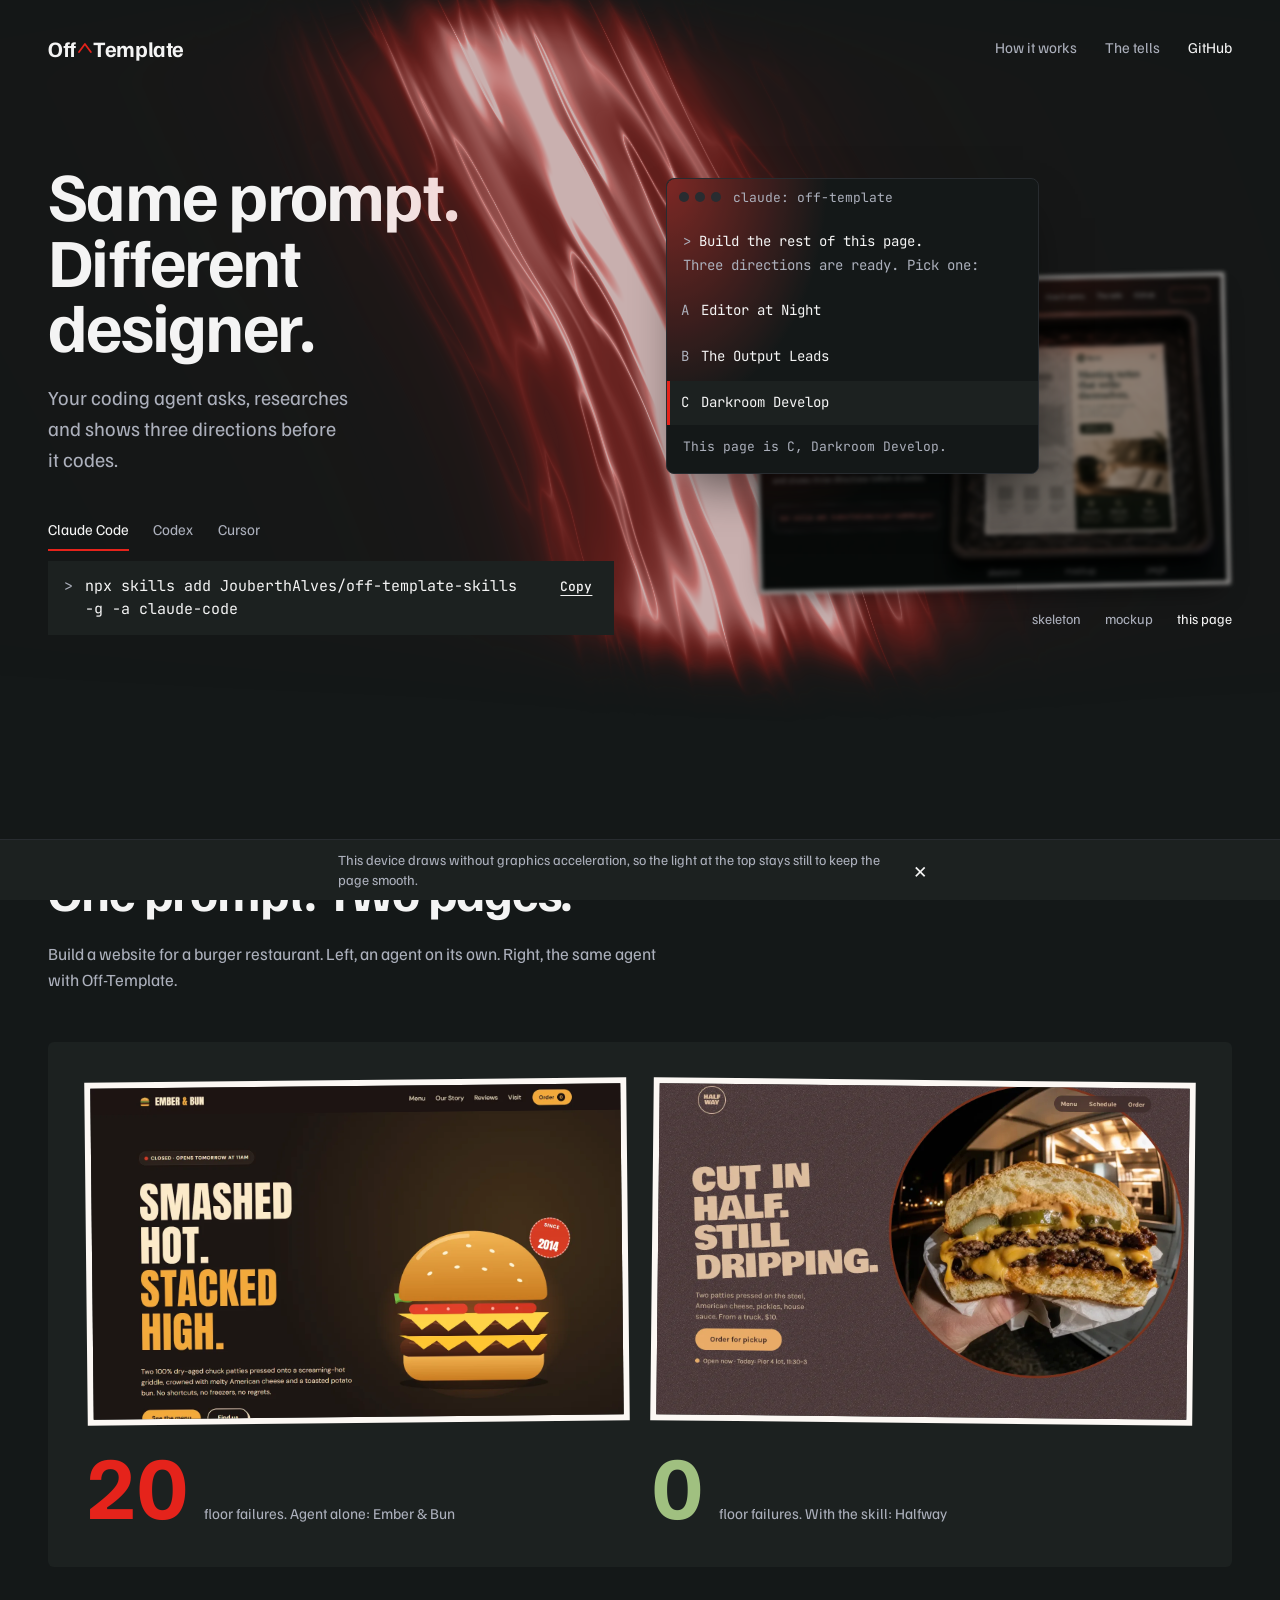
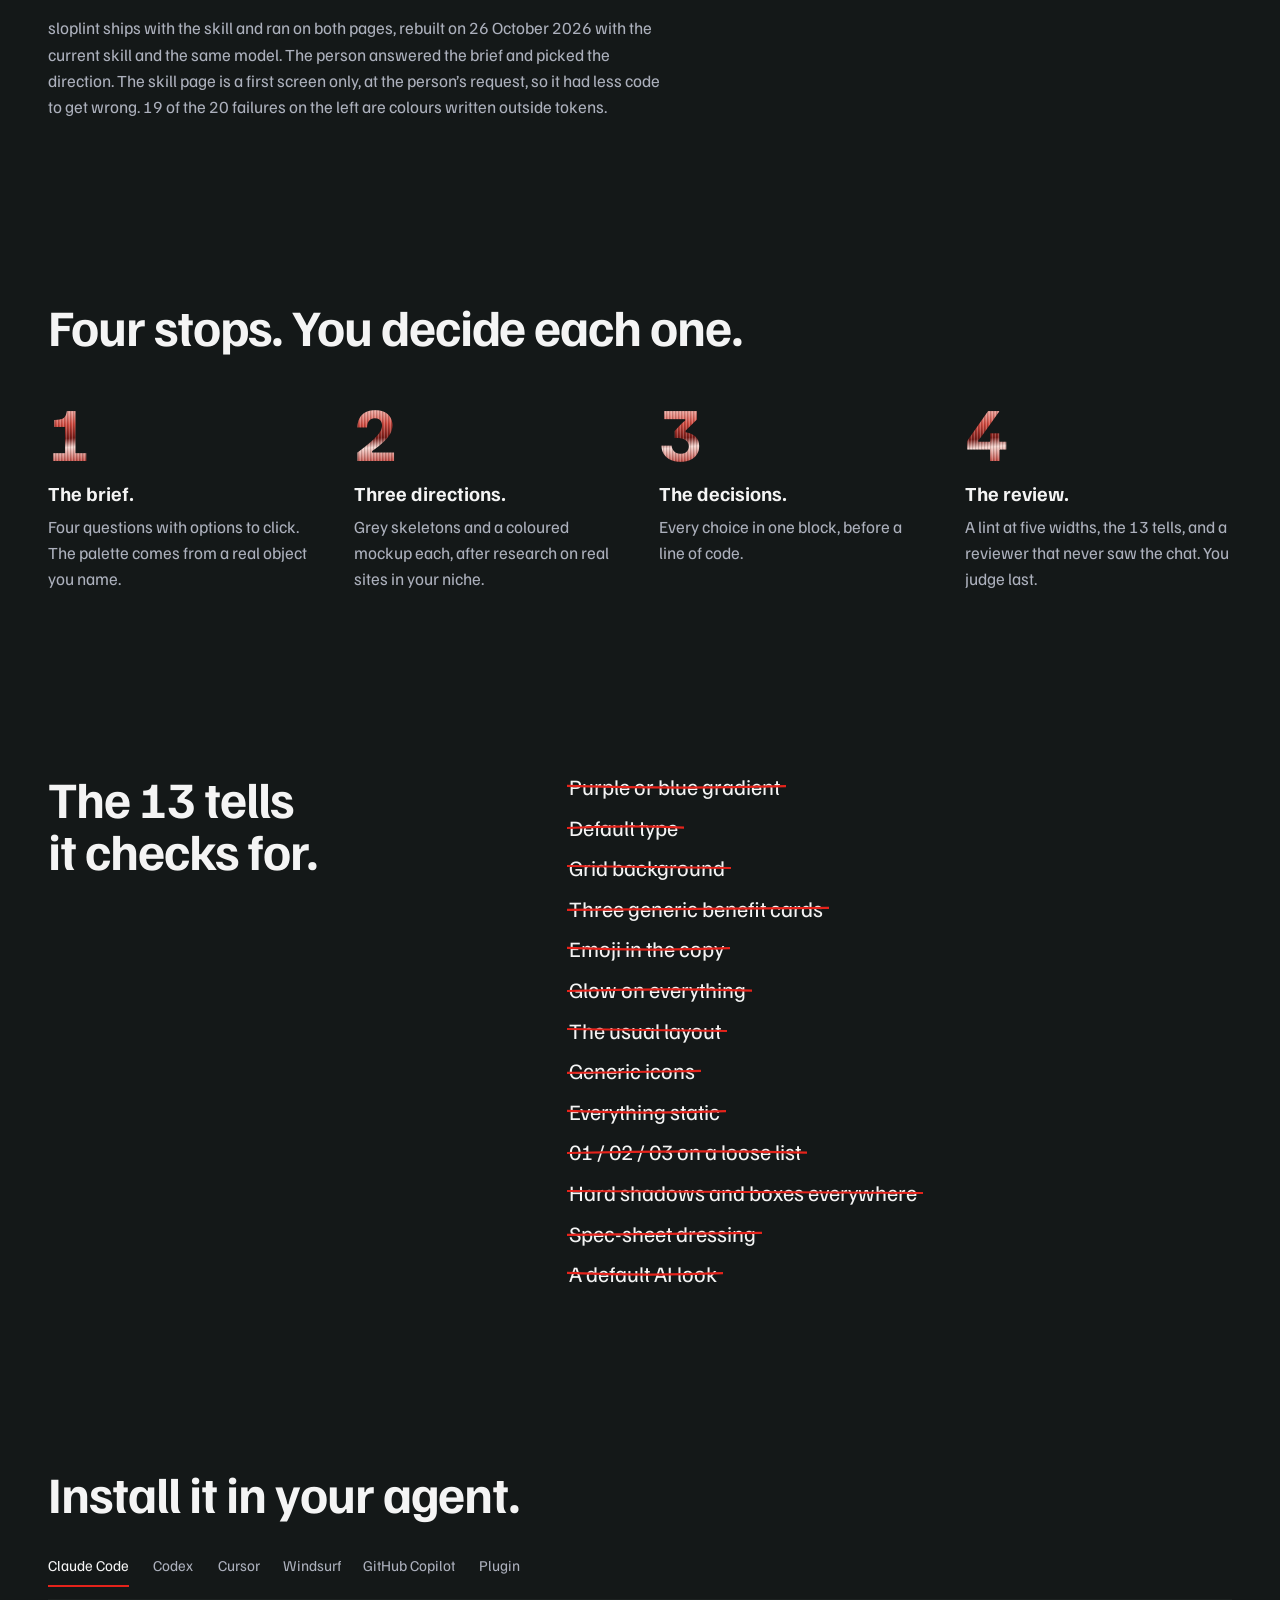
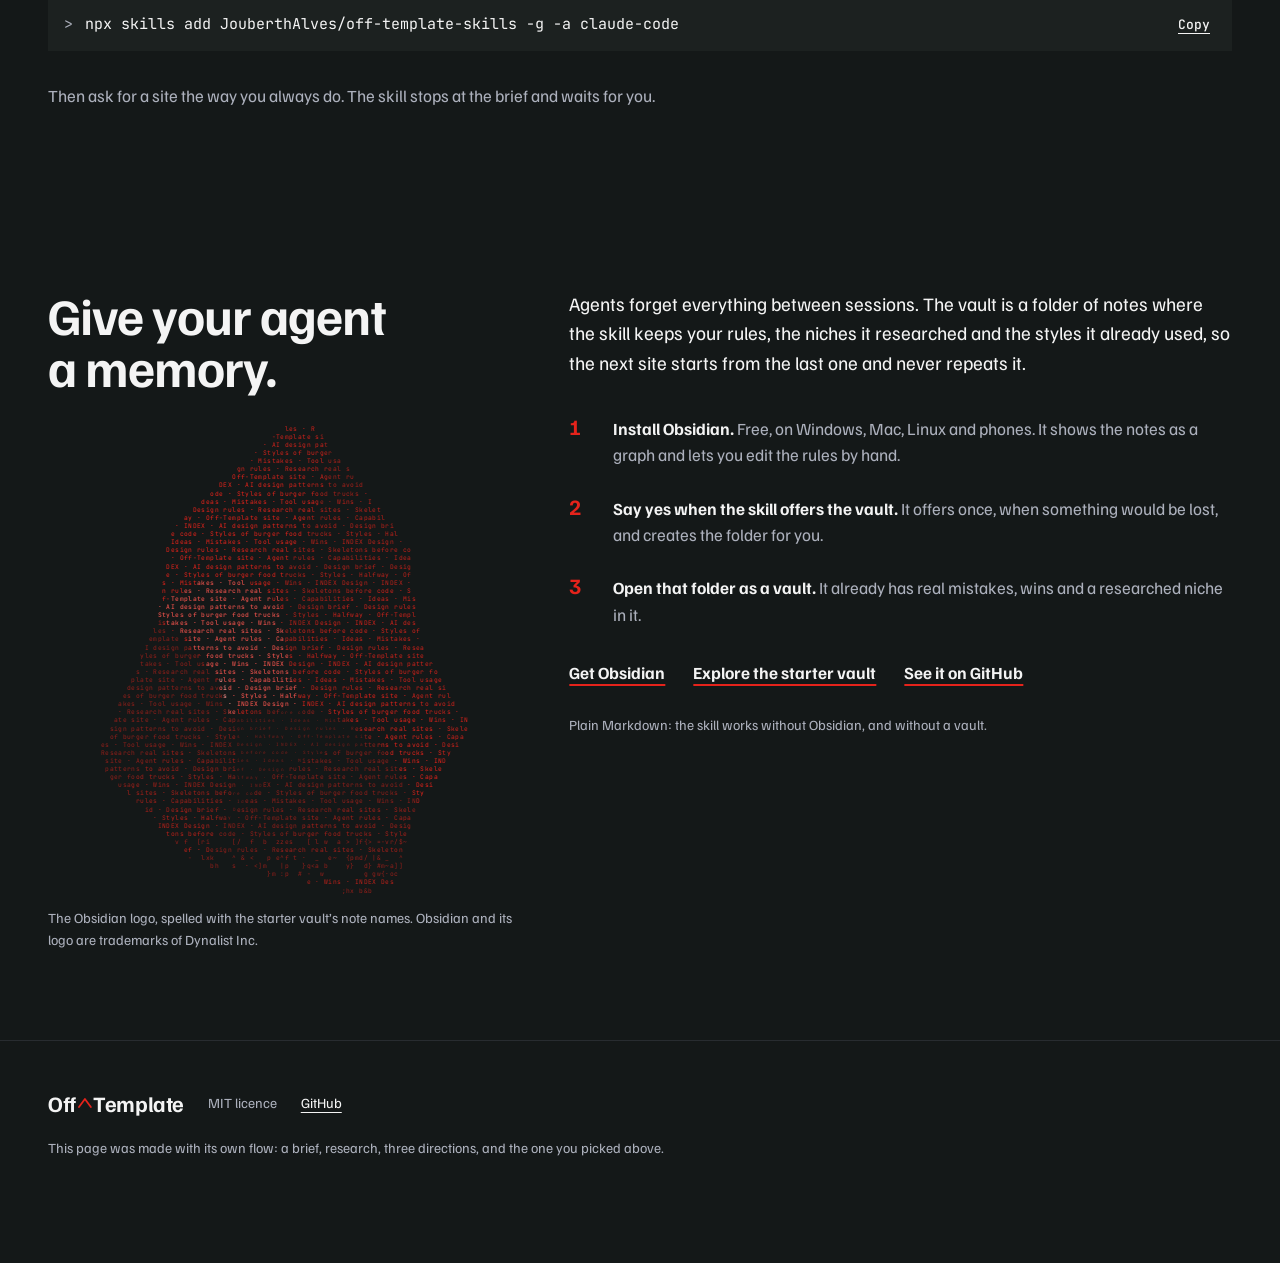
<file: site/index.html>
<!doctype html>
<html lang="en" class="no-js" data-look="c">
<head>
<meta charset="utf-8">
<meta name="viewport" content="width=device-width, initial-scale=1">
<script>document.documentElement.className=document.documentElement.className.replace('no-js','js');setTimeout(function(){document.documentElement.classList.add('ready')},2500);</script>
<title>Off-Template: same prompt, different designer</title>
<meta name="description" content="Skills that make your coding agent ask a brief, research the niche and show three directions before it writes a line of code.">
<link rel="canonical" href="https://off-template-skills.vercel.app/">
<meta property="og:type" content="website">
<meta property="og:title" content="Off-Template: same prompt, different designer">
<meta property="og:description" content="Skills that make your coding agent ask a brief, research the niche and show three directions before it writes a line of code.">
<meta property="og:image" content="https://off-template-skills.vercel.app/img/dir-c.webp">
<meta property="og:url" content="https://off-template-skills.vercel.app/">
<meta name="theme-color" content="#141818">
<link rel="icon" href="data:image/svg+xml,%3Csvg xmlns='http://www.w3.org/2000/svg' viewBox='0 0 64 64'%3E%3Crect width='64' height='64' rx='10' fill='%23FFFFFF'/%3E%3Cpath d='M14 46 L32 16 L50 46' fill='none' stroke='%23E5231B' stroke-width='9' stroke-linecap='round' stroke-linejoin='round'/%3E%3C/svg%3E">
<link rel="preconnect" href="https://fonts.googleapis.com">
<link rel="preconnect" href="https://fonts.gstatic.com" crossorigin>
<link href="https://fonts.googleapis.com/css2?family=Familjen+Grotesk:wght@400;700&family=Mona+Sans:wght@400;800&family=Bricolage+Grotesque:wght@800&family=Instrument+Sans:wght@400;600&family=JetBrains+Mono:wght@400;500&display=swap" rel="stylesheet">
<link rel="stylesheet" href="styles.css">
</head>
<body>
<div class="font-warm" aria-hidden="true">
  <span class="fw-a8">Ag</span><span class="fw-a4">Ag</span><span class="fw-b8">Ag</span><span class="fw-i4">Ag</span><span class="fw-i6">Ag</span>
</div>

<main>
  <section id="hero" aria-label="Off-Template">
    <canvas class="beam" aria-hidden="true"></canvas>
    <header class="nav">
    <div class="container nav-in">
      <a class="logo" href="#" aria-label="Off-Template, home">
        <span>Off</span><svg class="caret" viewBox="0 0 40 30" aria-hidden="true"><path d="M5 26 L20 6 L35 26"/></svg><span>Template</span>
      </a>
      <nav class="nav-links" aria-label="Main">
        <a class="hide-s" href="#flow">How it works</a>
        <a class="hide-s" href="#tells">The tells</a>
        <a class="gh" href="https://github.com/JouberthAlves/off-template-skills">GitHub</a>
      </nav>
    </div>
  </header>
    <div class="container hero-grid">
      <div class="copy">
        <h1 data-lit><span class="ln ln0">Same prompt.</span><br class="d"> <span class="ln ln1">Different</span><br class="d"> <span class="ln ln2">designer.</span><span class="h1-lit" aria-hidden="true"><span class="ln ln0">Same prompt.</span><br class="d"> <span class="ln ln1">Different</span><br class="d"> <span class="ln ln2">designer.</span></span></h1>
        <p class="lede">Your coding agent asks, researches and shows three directions before it codes.</p>

        <div class="install">
          <div class="tabs" role="tablist" aria-label="Your coding agent">
            <button type="button" class="tab" role="tab" id="tab-claude" aria-controls="cmd-claude" aria-selected="true">Claude Code</button>
            <button type="button" class="tab" role="tab" id="tab-codex" aria-controls="cmd-codex" aria-selected="false" tabindex="-1">Codex</button>
            <button type="button" class="tab" role="tab" id="tab-cursor" aria-controls="cmd-cursor" aria-selected="false" tabindex="-1">Cursor</button>
          </div>
          <div class="cmd-item" id="cmd-claude">
            <p class="cmd-name">Claude Code</p>
            <div class="cmd-row"><span class="prompt" aria-hidden="true">&gt;</span><code>npx skills add JouberthAlves/off-template-skills <span class="nb">-g -a claude-code</span></code><button type="button" class="copy-btn" aria-label="Copy the command">Copy</button></div>
          </div>
          <div class="cmd-item" id="cmd-codex">
            <p class="cmd-name">Codex</p>
            <div class="cmd-row"><span class="prompt" aria-hidden="true">&gt;</span><code>npx skills add JouberthAlves/off-template-skills <span class="nb">-a codex</span></code><button type="button" class="copy-btn" aria-label="Copy the command">Copy</button></div>
          </div>
          <div class="cmd-item" id="cmd-cursor">
            <p class="cmd-name">Cursor</p>
            <div class="cmd-row"><span class="prompt" aria-hidden="true">&gt;</span><code>npx skills add JouberthAlves/off-template-skills <span class="nb">-a cursor</span></code><button type="button" class="copy-btn" aria-label="Copy the command">Copy</button></div>
          </div>
        </div>
      </div>

      <div class="stage">
        <div class="tray" data-lit>
          <div class="liquid" aria-hidden="true"></div>
          <div class="print" data-lit>
            <img class="print-skel" src="img/skel-c.webp" width="1864" height="1166" alt="">
            <img class="print-mock" src="img/dir-c.webp" width="1600" height="1058" alt="Mockup of direction C, Darkroom Develop, as the skill generated it">
          </div>
          <div class="ripple" aria-hidden="true"></div>
        </div>
        <p class="caption small" data-stage="page"><span data-s="skeleton">skeleton</span><span data-s="mockup">mockup</span><span data-s="page" class="on">this page</span></p>

        <div class="agent" role="group" aria-labelledby="agent-title" data-lit>
          <div class="agent-bar">
            <span class="dots" aria-hidden="true"><i></i><i></i><i></i></span>
            <span class="agent-title" id="agent-title">claude: off-template</span>
          </div>
          <div class="agent-body">
            <p class="a-line"><span class="prompt" aria-hidden="true">&gt;</span> <span class="hd">Build the rest of this page.</span></p>
            <p class="a-line" id="agent-q"><span class="js-only">Three directions are ready. Pick one:</span><span class="nojs-only">Three directions were ready. This page is C, Darkroom Develop.</span></p>
            <div class="picks">
              <button type="button" class="pick" data-dir="a" aria-pressed="false"><span class="pk">A</span><span>Editor at Night</span></button>
              <button type="button" class="pick" data-dir="b" aria-pressed="false"><span class="pk">B</span><span>The Output Leads</span></button>
              <button type="button" class="pick" data-dir="c" aria-pressed="true"><span class="pk">C</span><span>Darkroom Develop</span></button>
            </div>
            <p class="status" id="agent-status" aria-live="polite">This page is C, Darkroom Develop.</p>
          </div>
        </div>
      </div>
    </div>
  </section>
  <div id="built">

  <section class="sec" id="compare" data-look="c" aria-labelledby="compare-h">
    <div class="container sec-head">
      <h2 id="compare-h">One prompt. Two pages.</h2>
      <p>Build a website for a burger restaurant. Left, an agent on its own. Right, the same agent with Off-Template.</p>
    </div>
    <div class="container pair-wrap">
      <div class="pair">
        <figure class="pic">
          <div class="frame">
            <div class="fbar" aria-hidden="true"><span class="fdots"><i></i><i></i><i></i></span><span class="fname">ember-and-bun.html</span></div>
            <img src="img/burger-normal-desktop.webp" width="1440" height="900" loading="lazy" alt="Ember &amp; Bun, made by an agent alone: dark page, a drawn cartoon burger with a Since 2014 sticker, a condensed two-colour headline and a status pill">
          </div>
          <figcaption class="stat"><span class="num"><span class="digits" data-count="20" aria-hidden="true">20</span><span class="sr">20</span></span><span class="lab"><span class="l1">floor failures</span><span class="l2">. Agent alone: Ember &amp; Bun</span></span></figcaption>
        </figure>
        <span class="diff-v" aria-hidden="true"></span>
        <figure class="pic pic-2">
          <div class="frame">
            <div class="fbar" aria-hidden="true"><span class="fdots"><i></i><i></i><i></i></span><span class="fname">halfway.html</span></div>
            <img src="img/burger-super-desktop.webp" width="1440" height="900" loading="lazy" alt="Halfway, made with Off-Template: char-brown page, a tilted heavy headline, and a round fisheye photo of a burger cut in half in front of the food truck">
          </div>
          <figcaption class="stat"><span class="num"><span class="digits" data-count="0" aria-hidden="true">0</span><span class="sr">0</span></span><span class="lab"><span class="l1">floor failures</span><span class="l2">. With the skill: Halfway</span></span></figcaption>
        </figure>
      </div>
    </div>
    <div class="container">
      <p class="lint-note">sloplint ships with the skill and ran on both pages, rebuilt on 26 October 2026 with the current skill and the same model. The person answered the brief and picked the direction. The skill page is a first screen only, at the person’s request, so it had less code to get wrong. 19 of the 20 failures on the left are colours written outside tokens.</p>
    </div>
  </section>

  <section class="sec" id="flow" data-look="c" aria-labelledby="flow-h">
    <div class="container">
      <h2 id="flow-h">Four stops. You decide each one.</h2>
      <div class="win flow-win">
        <div class="fbar" aria-hidden="true"><span class="fdots"><i></i><i></i><i></i></span><span class="fname">flow.md</span></div>
        <ol class="steps" role="list">
          <li><span class="n" aria-hidden="true">1</span><h3>The brief.</h3><p>Four questions with options to click. The palette comes from a real object you name.</p></li>
          <li><span class="n" aria-hidden="true">2</span><h3>Three directions.</h3><p>Grey skeletons and a coloured mockup each, after research on real sites in your niche.</p></li>
          <li><span class="n" aria-hidden="true">3</span><h3>The decisions.</h3><p>Every choice in one block, before a line of code.</p></li>
          <li><span class="n" aria-hidden="true">4</span><h3>The review.</h3><p>A lint at five widths, the 13 tells, and a reviewer that never saw the chat. You judge last.</p></li>
        </ol>
      </div>
    </div>
  </section>

  <section class="sec" id="tells" data-look="c" aria-labelledby="tells-h">
    <div class="container split">
      <h2 id="tells-h">The 13 tells it checks for.</h2>
      <ul class="tells" role="list">
        <li><span>Purple or blue gradient</span><i aria-hidden="true"><span>Purple or blue gradient</span></i></li>
        <li><span>Default type</span><i aria-hidden="true"><span>Default type</span></i></li>
        <li><span>Grid background</span><i aria-hidden="true"><span>Grid background</span></i></li>
        <li><span>Three generic benefit cards</span><i aria-hidden="true"><span>Three generic benefit cards</span></i></li>
        <li><span>Emoji in the copy</span><i aria-hidden="true"><span>Emoji in the copy</span></i></li>
        <li><span>Glow on everything</span><i aria-hidden="true"><span>Glow on everything</span></i></li>
        <li><span>The usual layout</span><i aria-hidden="true"><span>The usual layout</span></i></li>
        <li><span>Generic icons</span><i aria-hidden="true"><span>Generic icons</span></i></li>
        <li><span>Everything static</span><i aria-hidden="true"><span>Everything static</span></i></li>
        <li><span>01 / 02 / 03 on a loose list</span><i aria-hidden="true"><span>01 / 02 / 03 on a loose list</span></i></li>
        <li><span>Hard shadows and boxes everywhere</span><i aria-hidden="true"><span>Hard shadows and boxes everywhere</span></i></li>
        <li><span>Spec-sheet dressing</span><i aria-hidden="true"><span>Spec-sheet dressing</span></i></li>
        <li><span>A default AI look</span><i aria-hidden="true"><span>A default AI look</span></i></li>
      </ul>
    </div>
  </section>

  <section class="sec" id="install" data-look="c" aria-labelledby="install-h">
    <div class="container">
      <h2 id="install-h">Install it in your agent.</h2>
      <div class="inst">
        <div class="tabs" role="tablist" aria-label="Your coding agent">
          <button type="button" class="tab" role="tab" id="itab-claude" aria-controls="icmd-claude" aria-selected="true">Claude Code</button>
          <button type="button" class="tab" role="tab" id="itab-codex" aria-controls="icmd-codex" aria-selected="false" tabindex="-1">Codex</button>
          <button type="button" class="tab" role="tab" id="itab-cursor" aria-controls="icmd-cursor" aria-selected="false" tabindex="-1">Cursor</button>
          <button type="button" class="tab" role="tab" id="itab-windsurf" aria-controls="icmd-windsurf" aria-selected="false" tabindex="-1">Windsurf</button>
          <button type="button" class="tab" role="tab" id="itab-copilot" aria-controls="icmd-copilot" aria-selected="false" tabindex="-1">GitHub Copilot</button>
          <button type="button" class="tab" role="tab" id="itab-plugin" aria-controls="icmd-plugin" aria-selected="false" tabindex="-1">Plugin</button>
        </div>
        <div class="win term-win">
          <div class="fbar" aria-hidden="true"><span class="fdots"><i></i><i></i><i></i></span><span class="fname">terminal</span></div>
          <div class="cmd-item" id="icmd-claude">
            <p class="cmd-name">Claude Code</p>
            <div class="cmd-row"><span class="prompt" aria-hidden="true">&gt;</span><code>npx skills add JouberthAlves/off-template-skills <span class="nb">-g -a claude-code</span></code><button type="button" class="copy-btn" aria-label="Copy the command">Copy</button></div>
          </div>
          <div class="cmd-item" id="icmd-codex">
            <p class="cmd-name">Codex</p>
            <div class="cmd-row"><span class="prompt" aria-hidden="true">&gt;</span><code>npx skills add JouberthAlves/off-template-skills <span class="nb">-a codex</span></code><button type="button" class="copy-btn" aria-label="Copy the command">Copy</button></div>
          </div>
          <div class="cmd-item" id="icmd-cursor">
            <p class="cmd-name">Cursor</p>
            <div class="cmd-row"><span class="prompt" aria-hidden="true">&gt;</span><code>npx skills add JouberthAlves/off-template-skills <span class="nb">-a cursor</span></code><button type="button" class="copy-btn" aria-label="Copy the command">Copy</button></div>
          </div>
          <div class="cmd-item" id="icmd-windsurf">
            <p class="cmd-name">Windsurf</p>
            <div class="cmd-row"><span class="prompt" aria-hidden="true">&gt;</span><code>npx skills add JouberthAlves/off-template-skills <span class="nb">-a windsurf</span></code><button type="button" class="copy-btn" aria-label="Copy the command">Copy</button></div>
          </div>
          <div class="cmd-item" id="icmd-copilot">
            <p class="cmd-name">GitHub Copilot</p>
            <div class="cmd-row"><span class="prompt" aria-hidden="true">&gt;</span><code>npx skills add JouberthAlves/off-template-skills <span class="nb">-a github-copilot</span></code><button type="button" class="copy-btn" aria-label="Copy the command">Copy</button></div>
          </div>
          <div class="cmd-item" id="icmd-plugin">
            <p class="cmd-name">Claude Code plugin</p>
            <div class="cmd-row"><span class="prompt" aria-hidden="true">&gt;</span><code>/plugin install off-template --marketplace JouberthAlves/off-template-skills</code><button type="button" class="copy-btn" aria-label="Copy the command">Copy</button></div>
          </div>
        </div>
      </div>
      <p class="install-after">Then ask for a site the way you always do. The skill stops at the brief and waits for you.</p>
    </div>
  </section>

  <section class="sec" id="vault" data-look="c" aria-labelledby="vault-h">
    <div class="container split">
      <div class="vault-head">
        <h2 id="vault-h">Give your agent a memory.</h2>
        <figure class="vault-art">
          <canvas aria-hidden="true"></canvas>
          <pre class="vault-still" aria-hidden="true">                                                      les · R
                                                   -Template si
                                                 · AI design pat
                                               · Styles of burger
                                              · Mistakes · Tool usa
                                           gn rules · Research real s
                                          Off-Template site · Agent ru
                                       DEX · AI design patterns to avoid
                                     ode · Styles of burger food trucks ·
                                   deas · Mistakes · Tool usage · Wins · I
                                 Design rules · Research real sites · Skelet
                               ay · Off-Template site · Agent rules · Capabil
                             · INDEX · AI design patterns to avoid · Design bri
                            e code · Styles of burger food trucks · Styles · Hal
                            Ideas · Mistakes · Tool usage · Wins · INDEX Design ·
                           Design rules · Research real sites · Skeletons before co
                            · Off-Template site · Agent rules · Capabilities · Idea
                           DEX · AI design patterns to avoid · Design brief · Desig
                           e · Styles of burger food trucks · Styles · Halfway · Of
                          s · Mistakes · Tool usage · Wins · INDEX Design · INDEX ·
                          n rules · Research real sites · Skeletons before code · S
                          f-Template site · Agent rules · Capabilities · Ideas · Mis
                         · AI design patterns to avoid · Design brief · Design rules
                         Styles of burger food trucks · Styles · Halfway · Off-Templ
                         istakes · Tool usage · Wins · INDEX Design · INDEX · AI des
                        les · Research real sites · Skeletons before code · Styles of
                       emplate site · Agent rules · Capabilities · Ideas · Mistakes ·
                      I design patterns to avoid · Design brief · Design rules · Resea
                     yles of burger food trucks · Styles · Halfway · Off-Template site
                     takes · Tool usage · Wins · INDEX Design · INDEX · AI design patter
                    s · Research real sites · Skeletons before code · Styles of burger fo
                   plate site · Agent rules · Capabilities · Ideas · Mistakes · Tool usage
                  design patterns to avoid · Design brief · Design rules · Research real si
                 es of burger food trucks · Styles · Halfway · Off-Template site · Agent rul
                akes · Tool usage · Wins · INDEX Design · INDEX · AI design patterns to avoid
                · Research real sites · Skeletons before code · Styles of burger food trucks ·
               ate site · Agent rules · Capabilities · Ideas · Mistakes · Tool usage · Wins · IN
              sign patterns to avoid · Design brief · Design rules · Research real sites · Skele
              of burger food trucks · Styles · Halfway · Off-Template site · Agent rules · Capa
            es · Tool usage · Wins · INDEX Design · INDEX · AI design patterns to avoid · Desi
            Research real sites · Skeletons before code · Styles of burger food trucks · Sty
             site · Agent rules · Capabilities · Ideas · Mistakes · Tool usage · Wins · IND
             patterns to avoid · Design brief · Design rules · Research real sites · Skele
              ger food trucks · Styles · Halfway · Off-Template site · Agent rules · Capa
                usage · Wins · INDEX Design · INDEX · AI design patterns to avoid · Desi
                  l sites · Skeletons before code · Styles of burger food trucks · Sty
                    rules · Capabilities · Ideas · Mistakes · Tool usage · Wins · IND
                      id · Design brief · Design rules · Research real sites · Skele
                        · Styles · Halfway · Off-Template site · Agent rules · Capa
                         INDEX Design · INDEX · AI design patterns to avoid · Desig
                           tons before code · Styles of burger food trucks · Style
                             ities · Ideas · Mistakes · Tool usage · Wins · INDEX
                               ef · Design rules · Research real sites · Skeleton
                                fway · Off-Template site · Agent rules · Capabili
                                   NDEX · AI design patterns to avoid · Design br
                                                  burger food trucks · Styles ·
                                                           e · Wins · INDEX Des
                                                                 · Skeletons</pre>
          <figcaption>The Obsidian logo, spelled with the starter vault’s note names. Obsidian and its logo are trademarks of Dynalist Inc.</figcaption>
        </figure>
      </div>
      <div class="vault">
        <p>Agents forget everything between sessions. The vault is a folder of notes where the skill keeps your rules, the niches it researched and the styles it already used, so the next site starts from the last one and never repeats it.</p>
        <ol class="vault-steps" role="list">
          <li><span class="vn" aria-hidden="true">1</span><p><strong>Install Obsidian.</strong> Free, on Windows, Mac, Linux and phones. It shows the notes as a graph and lets you edit the rules by hand.</p></li>
          <li><span class="vn" aria-hidden="true">2</span><p><strong>Say yes when the skill offers the vault.</strong> It offers once, when something would be lost, and creates the folder for you.</p></li>
          <li><span class="vn" aria-hidden="true">3</span><p><strong>Open that folder as a vault.</strong> It already has real mistakes, wins and a researched niche in it.</p></li>
        </ol>
        <p class="vault-links"><a href="https://obsidian.md/download">Get Obsidian</a><button type="button" class="vault-explore" aria-controls="vault-stage" aria-expanded="false" hidden>Explore the starter vault</button><a href="https://github.com/JouberthAlves/off-template-skills/tree/main/vault">See it on GitHub</a></p>
        <p class="vault-note">Plain Markdown: the skill works without Obsidian, and without a vault.</p>
      </div>
    </div>
    <div class="container vault-stage" id="vault-stage" hidden>
      <div class="vstage-bar">
        <h3 id="vstage-h" tabindex="-1">The starter vault</h3>
        <p class="vstage-hint"></p>
        <button type="button" class="vstage-close">Close</button>
      </div>
      <div class="vstage-graph">
        <canvas aria-hidden="true"></canvas>
        <ul class="vstage-nodes" aria-label="Notes in the starter vault"></ul>
        <aside class="vnote" aria-labelledby="vnote-h" hidden>
          <div class="vnote-head">
            <p class="vnote-path"></p>
            <h4 id="vnote-h" tabindex="-1"></h4>
            <button type="button" class="vnote-close">Close note</button>
          </div>
          <div class="vnote-body"></div>
        </aside>
      </div>
    </div>
  </section>

  </div>
</main>

<footer class="foot" data-look="c">
  <div class="container foot-in">
    <a class="logo" href="#" aria-label="Off-Template, home">
      <span>Off</span><svg class="caret" viewBox="0 0 40 30" aria-hidden="true"><path d="M5 26 L20 6 L35 26"/></svg><span>Template</span>
    </a>
    <p class="foot-meta"><span>MIT licence</span><a href="https://github.com/JouberthAlves/off-template-skills">GitHub</a></p>
    <p class="foot-line">This page was made with its own flow: a brief, research, three directions, and the one you picked above.</p>
  </div>
</footer>

<div class="notice" role="status" hidden>
  <p class="notice-text"></p>
  <button type="button" class="notice-close" aria-label="Dismiss the notice">×</button>
</div>

<script src="app.js" defer></script>
<script src="beam.js" defer></script>
</body>
</html>
</file>
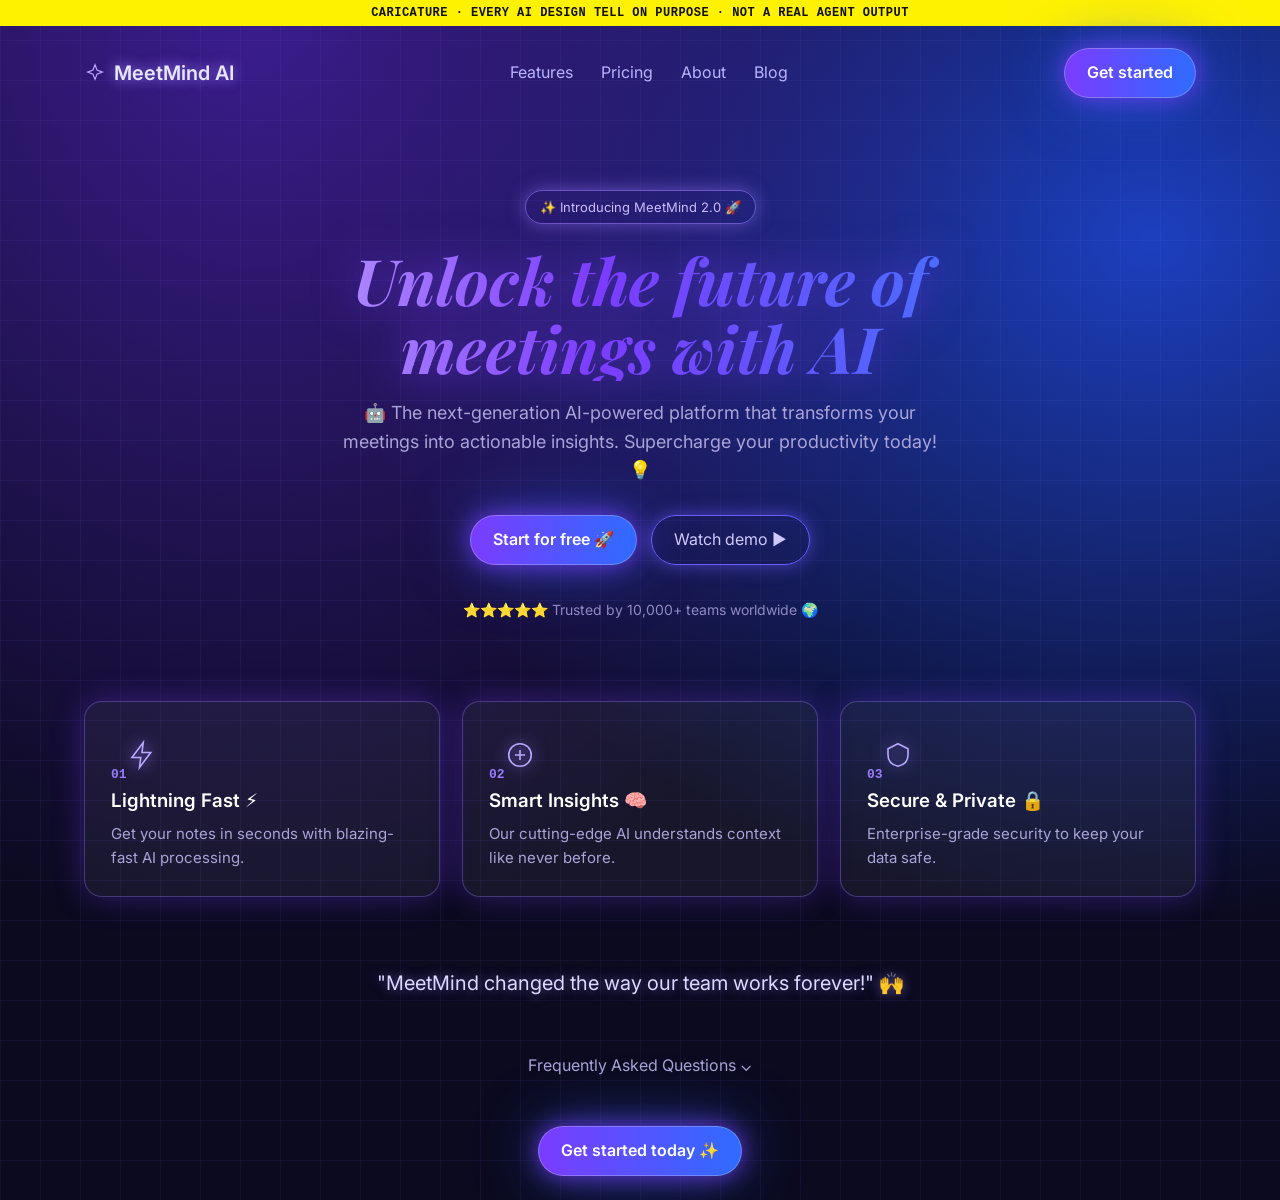
<file: examples/ai-notes/other-agents/index.html>
<!doctype html>
<!--
  CARICATURE, built on purpose. Every one of the 10 AI design tells, at once:
  purple-blue gradient, serif italic title, grid background, three generic
  cards, emoji in the copy, glow on everything, the usual layout, thin generic
  icons, nothing moving, fake 01/02/03. Not an agent's real output.
-->
<html lang="en">
<head>
<meta charset="utf-8">
<meta name="viewport" content="width=device-width, initial-scale=1">
<title>MeetMind AI · Caricature</title>
<link rel="preconnect" href="https://fonts.googleapis.com">
<link rel="preconnect" href="https://fonts.gstatic.com" crossorigin>
<link href="https://fonts.googleapis.com/css2?family=Playfair+Display:ital,wght@1,600;1,700&family=Inter:wght@400;500;600&display=swap" rel="stylesheet">
<style>
  * { box-sizing: border-box; }
  body {
    margin: 0; color: #e7e6ff; font: 400 16px/1.6 Inter, system-ui, sans-serif;
    background:
      linear-gradient(rgba(140,120,255,.07) 1px, transparent 1px) 0 0/40px 40px,
      linear-gradient(90deg, rgba(140,120,255,.07) 1px, transparent 1px) 0 0/40px 40px,
      radial-gradient(ellipse at 20% 0%, #3b1d8f 0%, transparent 55%),
      radial-gradient(ellipse at 90% 20%, #1d3fbf 0%, transparent 50%),
      #0b0a1f;
    min-height: 100vh;
  }
  .label { background: #fff200; color: #111; font: 700 12px/1 ui-monospace, Consolas, monospace; letter-spacing: .04em; text-align: center; padding: 7px 10px; text-transform: uppercase; }
  .wrap { max-width: 1160px; margin: 0 auto; padding: 0 24px; }
  nav { display: flex; align-items: center; justify-content: space-between; padding: 22px 0; }
  .logo { font-weight: 600; font-size: 20px; display: flex; gap: 8px; align-items: center; }
  .logo span { text-shadow: 0 0 14px #9b7bff; }
  nav ul { display: flex; gap: 28px; list-style: none; margin: 0; padding: 0; color: #b9b4ff; }
  .glow-btn { background: linear-gradient(90deg, #7b3cff, #2f6bff); color: #fff; border: 1px solid rgba(255,255,255,.25); border-radius: 999px; padding: 11px 22px; font-weight: 600; box-shadow: 0 0 24px rgba(123,60,255,.8), 0 0 60px rgba(47,107,255,.5); display: inline-block; }
  .ghost { border: 1px solid #6b5cff; border-radius: 999px; padding: 11px 22px; color: #cfc9ff; box-shadow: 0 0 18px rgba(107,92,255,.6); display: inline-block; }
  .hero { text-align: center; padding: 70px 0 40px; }
  .pill { display: inline-block; border: 1px solid rgba(155,123,255,.6); border-radius: 999px; padding: 6px 14px; font-size: 13px; color: #cbbcff; box-shadow: 0 0 18px rgba(155,123,255,.5); margin-bottom: 22px; }
  h1 { font: italic 700 64px/1.05 "Playfair Display", Georgia, serif; margin: 0 auto 18px; max-width: 820px;
       background: linear-gradient(90deg, #c4a8ff, #7b3cff 45%, #3d7bff); -webkit-background-clip: text; background-clip: text; color: transparent;
       filter: drop-shadow(0 0 22px rgba(123,60,255,.65)); }
  .hero p { color: #a9a4d8; max-width: 600px; margin: 0 auto 30px; font-size: 18px; }
  .ctas { display: flex; gap: 14px; justify-content: center; }
  .trusted { margin-top: 34px; color: #8f8ac2; font-size: 14px; }
  .cards { display: grid; grid-template-columns: repeat(3, 1fr); gap: 22px; padding: 40px 0; }
  .card { background: rgba(255,255,255,.05); border: 1px solid rgba(155,123,255,.35); border-radius: 18px; padding: 26px; box-shadow: 0 0 30px rgba(123,60,255,.35); }
  .num { font: 600 13px/1 ui-monospace, monospace; color: #9b7bff; }
  .card svg { width: 30px; height: 30px; stroke: #b9a8ff; fill: none; stroke-width: 1.3; filter: drop-shadow(0 0 8px #9b7bff); margin: 12px 0 8px; }
  .card h3 { margin: 0 0 6px; color: #fff; font-weight: 600; }
  .card p { margin: 0; color: #a9a4d8; font-size: 15px; }
  .testi { text-align: center; padding: 30px 0; }
  .testi blockquote { margin: 0 auto; max-width: 640px; font-size: 20px; color: #ddd8ff; text-shadow: 0 0 12px rgba(155,123,255,.6); }
  .faq, .cta2 { text-align: center; padding: 24px 0; color: #a9a4d8; }
  @media (max-width: 700px) {
    h1 { font-size: 40px; }
    .cards { grid-template-columns: 1fr; }
    nav ul { display: none; }
    .ctas { flex-direction: column; align-items: center; }
  }
</style>
</head>
<body>
  <div class="label">Caricature · every AI design tell on purpose · not a real agent output</div>
  <div class="wrap">
    <nav>
      <div class="logo"><svg width="22" height="22" viewBox="0 0 24 24" fill="none" stroke="#b9a8ff" stroke-width="1.3"><path d="M12 3l2.2 5.8L20 11l-5.8 2.2L12 19l-2.2-5.8L4 11l5.8-2.2z"/></svg><span>MeetMind AI</span></div>
      <ul><li>Features</li><li>Pricing</li><li>About</li><li>Blog</li></ul>
      <span class="glow-btn">Get started</span>
    </nav>

    <header class="hero">
      <span class="pill">✨ Introducing MeetMind 2.0 🚀</span>
      <h1>Unlock the future of meetings with AI</h1>
      <p>🤖 The next-generation AI-powered platform that transforms your meetings into actionable insights. Supercharge your productivity today! 💡</p>
      <div class="ctas"><span class="glow-btn">Start for free 🚀</span><span class="ghost">Watch demo ▶</span></div>
      <div class="trusted">⭐⭐⭐⭐⭐ Trusted by 10,000+ teams worldwide 🌍</div>
    </header>

    <section class="cards">
      <div class="card"><span class="num">01</span><svg viewBox="0 0 24 24"><path d="M13 2L4 14h7l-1 8 9-12h-7z"/></svg><h3>Lightning Fast ⚡</h3><p>Get your notes in seconds with blazing-fast AI processing.</p></div>
      <div class="card"><span class="num">02</span><svg viewBox="0 0 24 24"><circle cx="12" cy="12" r="9"/><path d="M8 12h8M12 8v8"/></svg><h3>Smart Insights 🧠</h3><p>Our cutting-edge AI understands context like never before.</p></div>
      <div class="card"><span class="num">03</span><svg viewBox="0 0 24 24"><path d="M12 3l8 4v5c0 5-3.5 8-8 9-4.5-1-8-4-8-9V7z"/></svg><h3>Secure &amp; Private 🔒</h3><p>Enterprise-grade security to keep your data safe.</p></div>
    </section>

    <section class="testi"><blockquote>"MeetMind changed the way our team works forever!" 🙌</blockquote></section>
    <section class="faq">Frequently Asked Questions ⌄</section>
    <section class="cta2"><span class="glow-btn">Get started today ✨</span></section>
  </div>
</body>
</html>
</file>
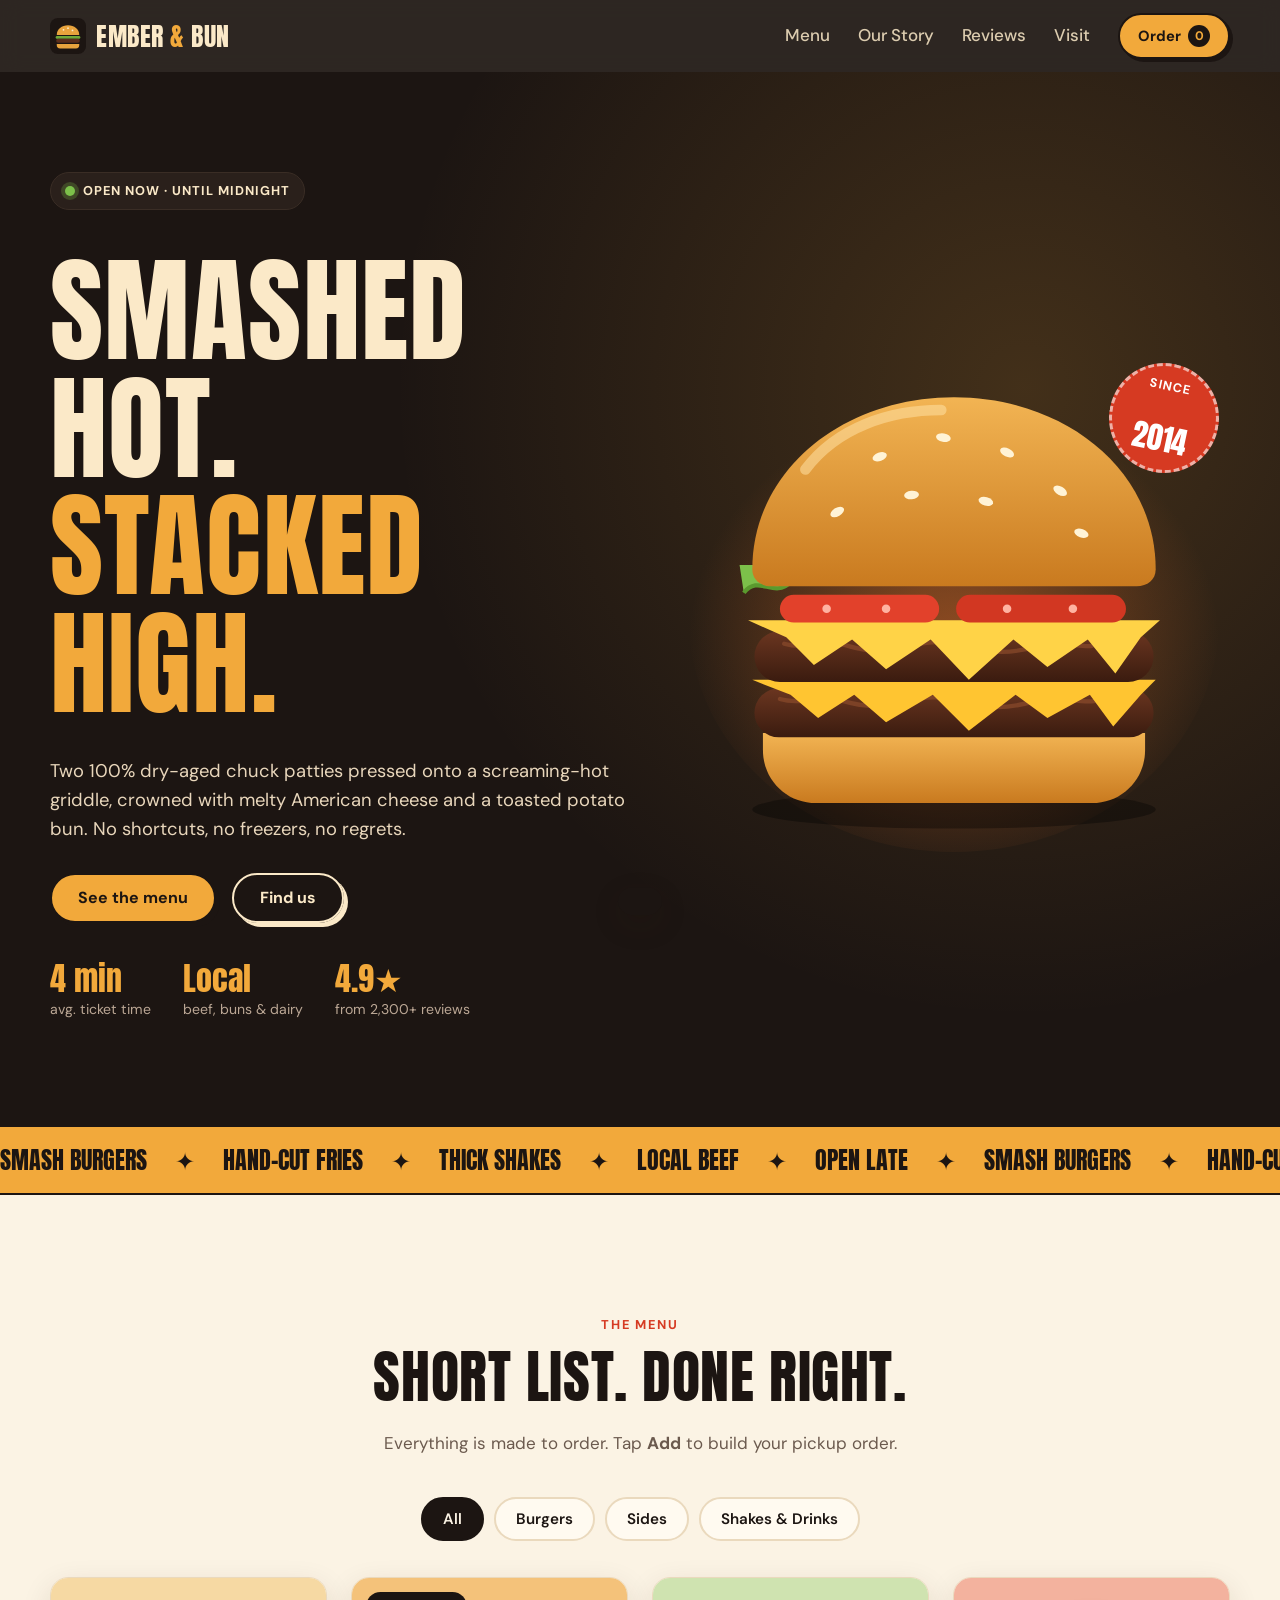
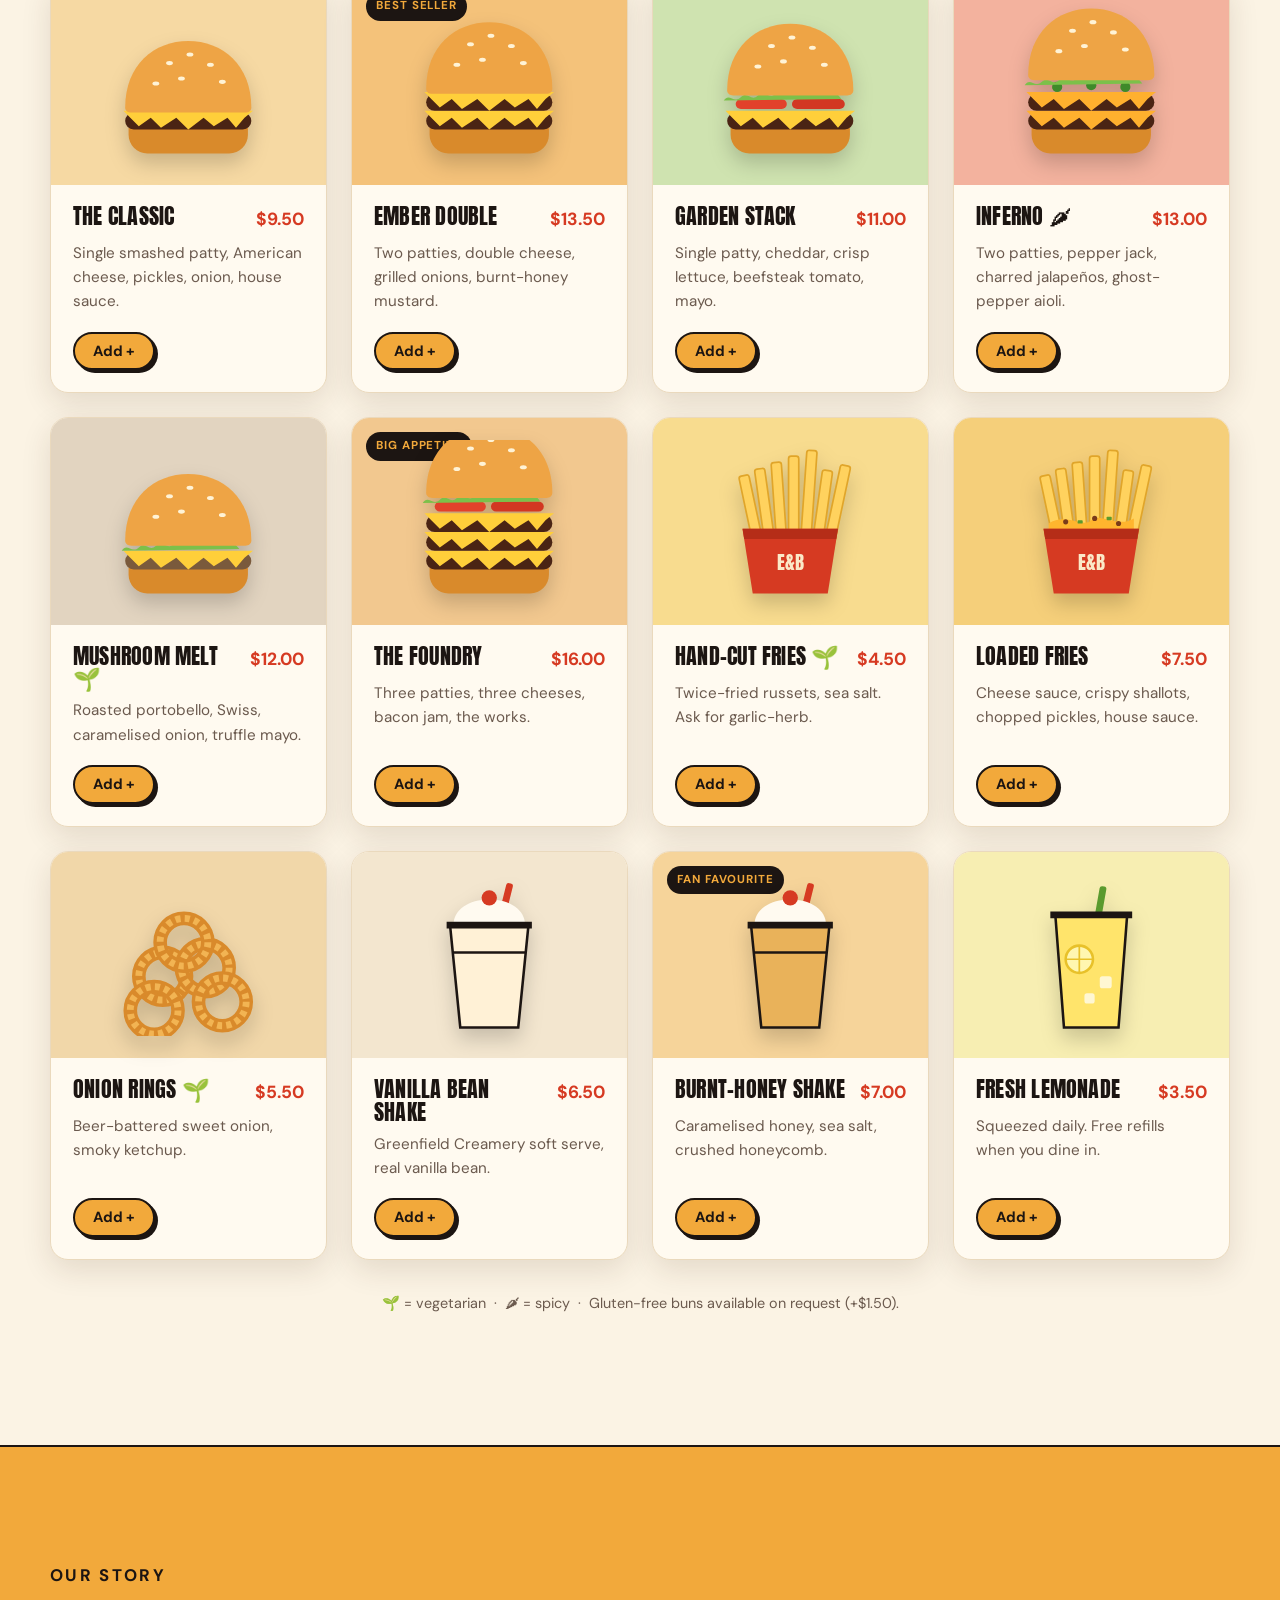
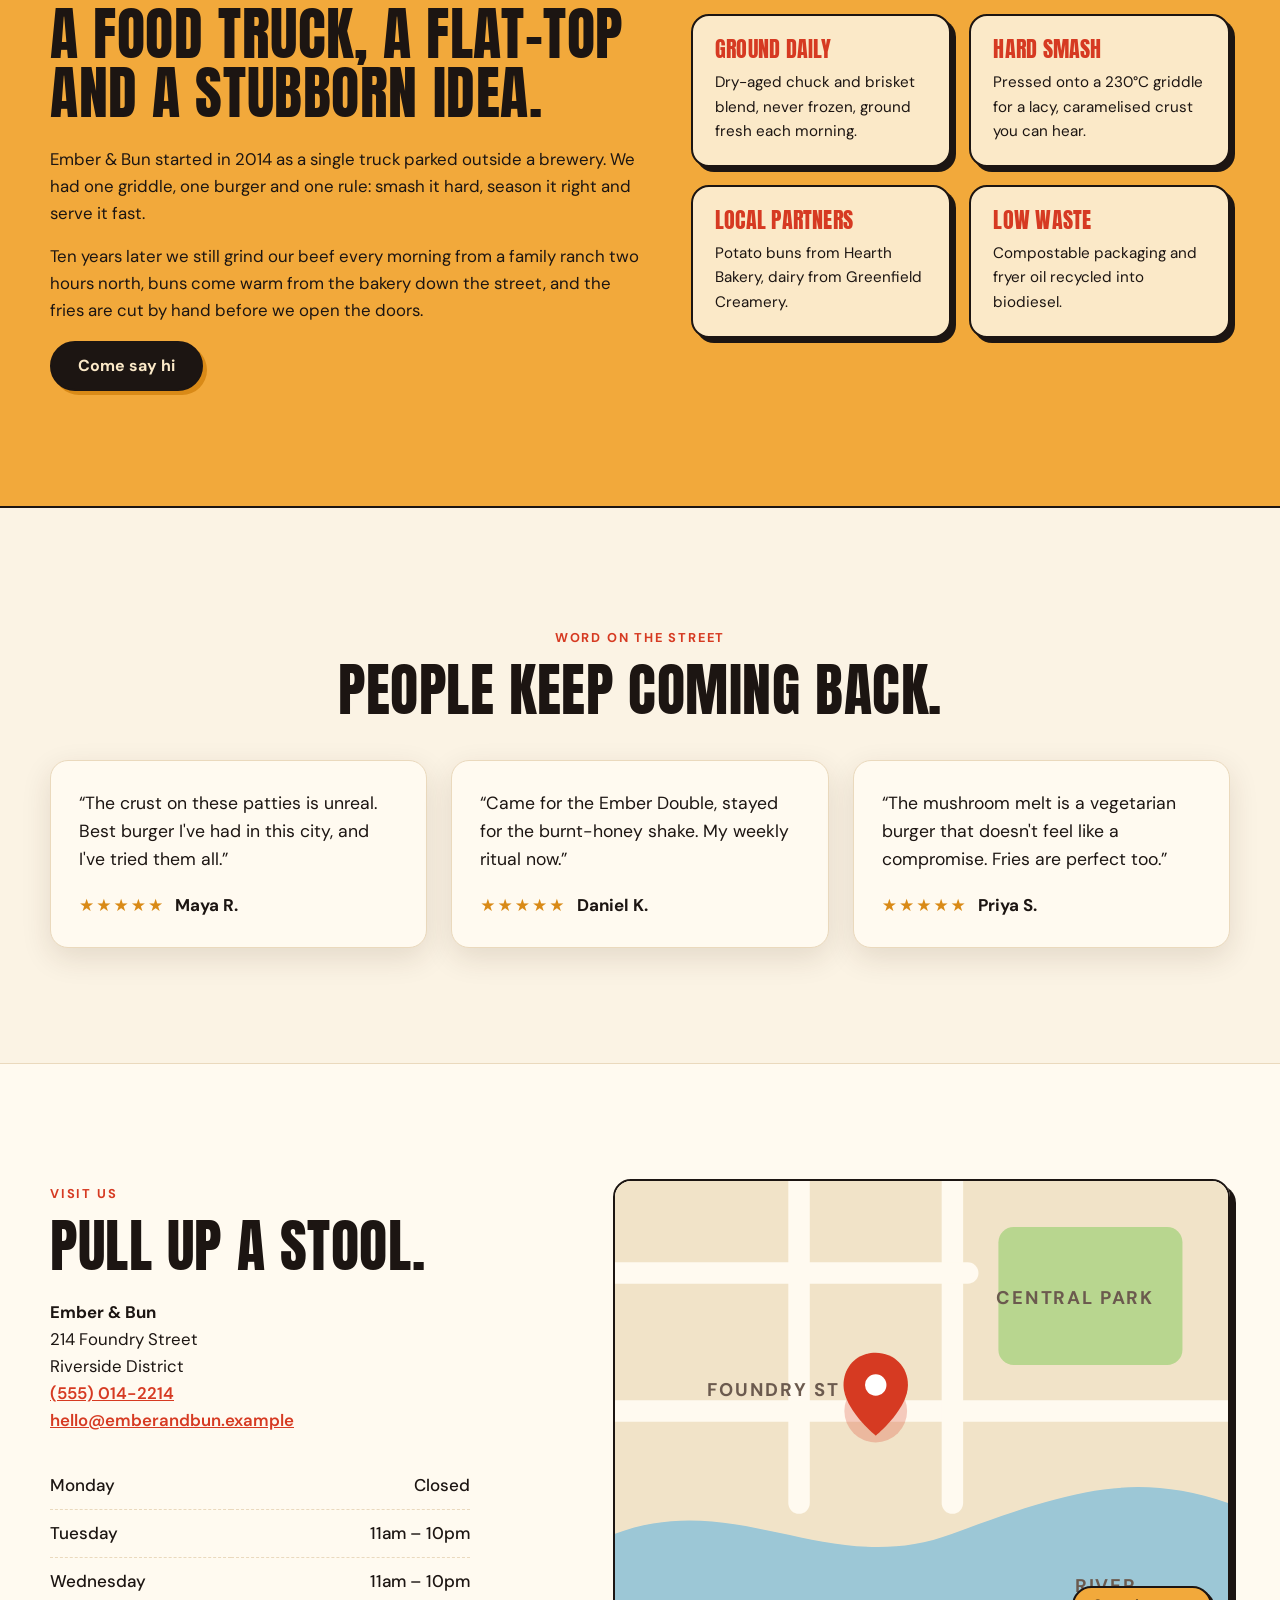
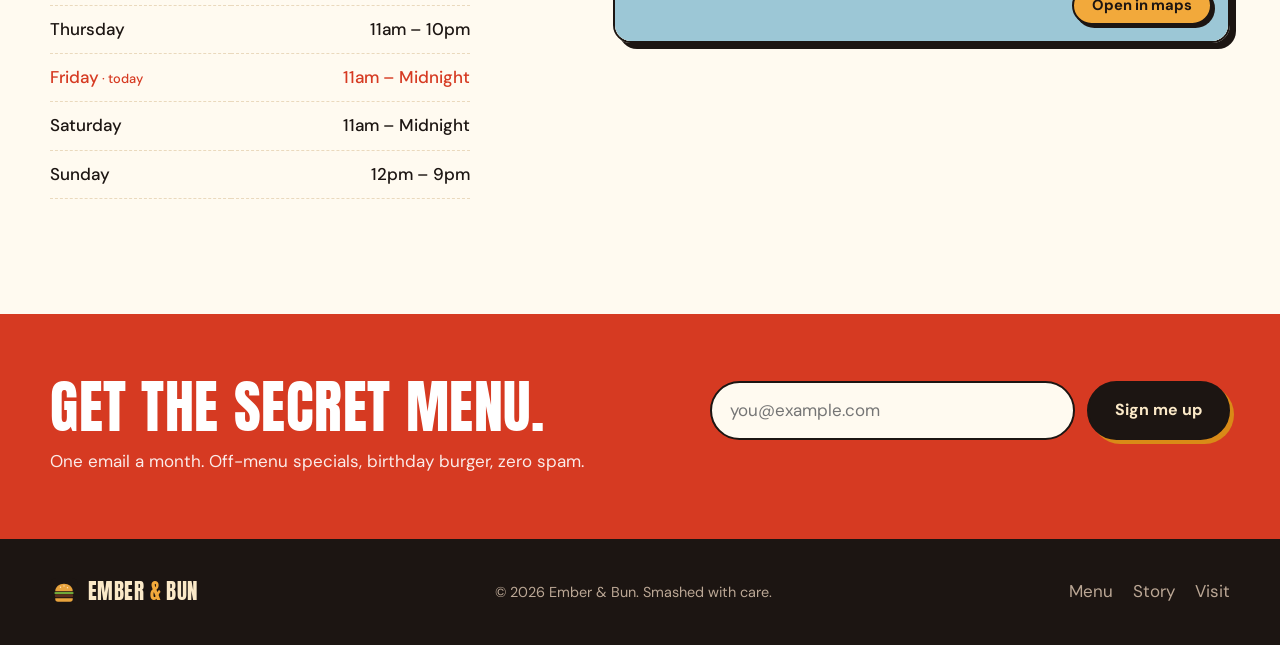
<file: examples/burger-2026-10/normal-agent/site/index.html>
<!doctype html>
<html lang="en">
<head>
  <meta charset="utf-8">
  <meta name="viewport" content="width=device-width, initial-scale=1">
  <title>Ember &amp; Bun | Smash Burgers, Fries &amp; Shakes</title>
  <meta name="description" content="Ember & Bun serves smash burgers griddled to order, hand-cut fries and thick shakes. See the menu, build your order and find our hours.">
  <link rel="icon" href="assets/favicon.svg" type="image/svg+xml">
  <link rel="preconnect" href="https://fonts.googleapis.com">
  <link rel="preconnect" href="https://fonts.gstatic.com" crossorigin>
  <link href="https://fonts.googleapis.com/css2?family=Anton&family=DM+Sans:opsz,wght@9..40,400;9..40,500;9..40,700&display=swap" rel="stylesheet">
  <link rel="stylesheet" href="css/styles.css">
</head>
<body>
  <a class="skip-link" href="#main">Skip to content</a>

  <header class="site-header" id="top">
    <div class="container header-inner">
      <a href="#top" class="brand" aria-label="Ember and Bun home">
        <img src="assets/favicon.svg" alt="" width="36" height="36">
        <span>Ember <em>&amp;</em> Bun</span>
      </a>
      <button class="nav-toggle" aria-expanded="false" aria-controls="site-nav" aria-label="Open menu">
        <span></span><span></span><span></span>
      </button>
      <nav id="site-nav" class="site-nav" aria-label="Main">
        <a href="#menu">Menu</a>
        <a href="#story">Our Story</a>
        <a href="#reviews">Reviews</a>
        <a href="#visit">Visit</a>
        <button class="btn btn-small cart-open" type="button" aria-label="Open order">
          Order <span class="cart-count" aria-live="polite">0</span>
        </button>
      </nav>
    </div>
  </header>

  <main id="main">
    <!-- HERO -->
    <section class="hero">
      <div class="container hero-inner">
        <div class="hero-copy">
          <p class="eyebrow"><span class="status-dot" id="status-dot"></span><span id="open-status">Checking hours…</span></p>
          <h1>Smashed hot.<br><span>Stacked high.</span></h1>
          <p class="lead">Two 100% dry-aged chuck patties pressed onto a screaming-hot griddle, crowned with melty American cheese and a toasted potato bun. No shortcuts, no freezers, no regrets.</p>
          <div class="hero-actions">
            <a href="#menu" class="btn">See the menu</a>
            <a href="#visit" class="btn btn-ghost">Find us</a>
          </div>
          <ul class="hero-stats" aria-label="Quick facts">
            <li><strong>4 min</strong><span>avg. ticket time</span></li>
            <li><strong>Local</strong><span>beef, buns &amp; dairy</span></li>
            <li><strong>4.9★</strong><span>from 2,300+ reviews</span></li>
          </ul>
        </div>
        <div class="hero-art">
          <img src="assets/hero-burger.svg" alt="Illustration of a double smash burger with cheese, lettuce and tomato" width="520" height="480">
          <div class="sticker" aria-hidden="true">Since<br><b>2014</b></div>
        </div>
      </div>
    </section>

    <!-- MARQUEE -->
    <div class="marquee" aria-hidden="true">
      <div class="marquee-track">
        <span>Smash burgers</span><span>✦</span><span>Hand-cut fries</span><span>✦</span><span>Thick shakes</span><span>✦</span><span>Local beef</span><span>✦</span><span>Open late</span><span>✦</span>
        <span>Smash burgers</span><span>✦</span><span>Hand-cut fries</span><span>✦</span><span>Thick shakes</span><span>✦</span><span>Local beef</span><span>✦</span><span>Open late</span><span>✦</span>
      </div>
    </div>

    <!-- MENU -->
    <section class="section" id="menu">
      <div class="container">
        <div class="section-head">
          <p class="eyebrow">The menu</p>
          <h2>Short list. Done right.</h2>
          <p>Everything is made to order. Tap <b>Add</b> to build your pickup order.</p>
        </div>
        <div class="tabs" role="tablist" aria-label="Menu categories">
          <button role="tab" aria-selected="true" data-filter="all">All</button>
          <button role="tab" aria-selected="false" data-filter="burgers">Burgers</button>
          <button role="tab" aria-selected="false" data-filter="sides">Sides</button>
          <button role="tab" aria-selected="false" data-filter="shakes">Shakes &amp; Drinks</button>
        </div>
        <div class="menu-grid" id="menu-grid" aria-live="polite"></div>
        <p class="note">🌱 = vegetarian &nbsp;·&nbsp; 🌶 = spicy &nbsp;·&nbsp; Gluten-free buns available on request (+$1.50).</p>
      </div>
    </section>

    <!-- STORY -->
    <section class="section story" id="story">
      <div class="container story-inner">
        <div class="story-card">
          <p class="eyebrow">Our story</p>
          <h2>A food truck, a flat-top and a stubborn idea.</h2>
          <p>Ember &amp; Bun started in 2014 as a single truck parked outside a brewery. We had one griddle, one burger and one rule: smash it hard, season it right and serve it fast.</p>
          <p>Ten years later we still grind our beef every morning from a family ranch two hours north, buns come warm from the bakery down the street, and the fries are cut by hand before we open the doors.</p>
          <a href="#visit" class="btn btn-dark">Come say hi</a>
        </div>
        <ul class="pillars">
          <li>
            <h3>Ground daily</h3>
            <p>Dry-aged chuck and brisket blend, never frozen, ground fresh each morning.</p>
          </li>
          <li>
            <h3>Hard smash</h3>
            <p>Pressed onto a 230°C griddle for a lacy, caramelised crust you can hear.</p>
          </li>
          <li>
            <h3>Local partners</h3>
            <p>Potato buns from Hearth Bakery, dairy from Greenfield Creamery.</p>
          </li>
          <li>
            <h3>Low waste</h3>
            <p>Compostable packaging and fryer oil recycled into biodiesel.</p>
          </li>
        </ul>
      </div>
    </section>

    <!-- REVIEWS -->
    <section class="section" id="reviews">
      <div class="container">
        <div class="section-head">
          <p class="eyebrow">Word on the street</p>
          <h2>People keep coming back.</h2>
        </div>
        <div class="reviews">
          <figure class="review">
            <blockquote>“The crust on these patties is unreal. Best burger I've had in this city, and I've tried them all.”</blockquote>
            <figcaption><span class="stars" aria-label="5 out of 5 stars">★★★★★</span> Maya R.</figcaption>
          </figure>
          <figure class="review">
            <blockquote>“Came for the Ember Double, stayed for the burnt-honey shake. My weekly ritual now.”</blockquote>
            <figcaption><span class="stars" aria-label="5 out of 5 stars">★★★★★</span> Daniel K.</figcaption>
          </figure>
          <figure class="review">
            <blockquote>“The mushroom melt is a vegetarian burger that doesn't feel like a compromise. Fries are perfect too.”</blockquote>
            <figcaption><span class="stars" aria-label="5 out of 5 stars">★★★★★</span> Priya S.</figcaption>
          </figure>
        </div>
      </div>
    </section>

    <!-- VISIT -->
    <section class="section visit" id="visit">
      <div class="container visit-inner">
        <div>
          <p class="eyebrow">Visit us</p>
          <h2>Pull up a stool.</h2>
          <address>
            <strong>Ember &amp; Bun</strong><br>
            214 Foundry Street<br>
            Riverside District<br>
            <a href="tel:+15550142214">(555) 014-2214</a><br>
            <a href="mailto:hello@emberandbun.example">hello@emberandbun.example</a>
          </address>
          <table class="hours" aria-label="Opening hours">
            <tbody id="hours-body"></tbody>
          </table>
        </div>
        <div class="map-card" aria-label="Stylised map of our location">
          <svg viewBox="0 0 400 300" role="img" aria-labelledby="map-t">
            <title id="map-t">Map: Ember and Bun is on Foundry Street, next to the river and Central Park</title>
            <rect width="400" height="300" fill="var(--map-bg)"/>
            <path d="M0 230 C80 200 140 260 220 230 S340 190 400 210 V300 H0z" fill="var(--map-water)"/>
            <rect x="250" y="30" width="120" height="90" rx="10" fill="var(--map-park)"/>
            <g stroke="var(--map-road)" stroke-width="14" fill="none" stroke-linecap="round">
              <path d="M-10 150 H410"/><path d="M120 -10 V210"/><path d="M220 -10 V210"/><path d="M-10 60 H230"/>
            </g>
            <text x="300" y="80" text-anchor="middle" class="map-label">Central Park</text>
            <text x="320" y="268" text-anchor="middle" class="map-label">River</text>
            <text x="60" y="140" class="map-label">Foundry St</text>
            <g transform="translate(170 150)">
              <circle r="26" fill="var(--red)" opacity=".25"><animate attributeName="r" values="14;30;14" dur="2.4s" repeatCount="indefinite"/></circle>
              <path d="M0 -38c-12 0-21 9-21 21 0 16 21 33 21 33s21-17 21-33c0-12-9-21-21-21z" fill="var(--red)"/>
              <circle cy="-17" r="7" fill="#fff"/>
            </g>
          </svg>
          <a class="btn btn-small" href="https://www.openstreetmap.org/search?query=214%20Foundry%20Street" target="_blank" rel="noopener">Open in maps</a>
        </div>
      </div>
    </section>

    <!-- NEWSLETTER -->
    <section class="section cta">
      <div class="container cta-inner">
        <div>
          <h2>Get the secret menu.</h2>
          <p>One email a month. Off-menu specials, birthday burger, zero spam.</p>
        </div>
        <form class="newsletter" id="newsletter" novalidate>
          <label for="nl-email" class="sr-only">Email address</label>
          <input id="nl-email" type="email" placeholder="you@example.com" required autocomplete="email">
          <button class="btn btn-dark" type="submit">Sign me up</button>
          <p class="form-msg" role="status"></p>
        </form>
      </div>
    </section>
  </main>

  <footer class="site-footer">
    <div class="container footer-inner">
      <a href="#top" class="brand"><img src="assets/favicon.svg" alt="" width="28" height="28"><span>Ember <em>&amp;</em> Bun</span></a>
      <p>© <span id="year">2026</span> Ember &amp; Bun. Smashed with care.</p>
      <nav aria-label="Footer">
        <a href="#menu">Menu</a><a href="#story">Story</a><a href="#visit">Visit</a>
      </nav>
    </div>
  </footer>

  <!-- ORDER DRAWER -->
  <div class="drawer-backdrop" hidden></div>
  <aside class="drawer" id="drawer" aria-label="Your order" aria-hidden="true">
    <div class="drawer-head">
      <h2>Your order</h2>
      <button class="icon-btn drawer-close" aria-label="Close order">✕</button>
    </div>
    <div class="drawer-body">
      <ul class="cart-list" id="cart-list"></ul>
      <p class="cart-empty" id="cart-empty">Your tray is empty. Add something tasty from the menu.</p>
    </div>
    <div class="drawer-foot">
      <dl class="totals">
        <div><dt>Subtotal</dt><dd id="subtotal">$0.00</dd></div>
        <div><dt>Tax (8%)</dt><dd id="tax">$0.00</dd></div>
        <div class="total"><dt>Total</dt><dd id="total">$0.00</dd></div>
      </dl>
      <form id="checkout" class="checkout" novalidate>
        <label>Name for pickup <input name="name" required autocomplete="given-name"></label>
        <label>Pickup time
          <select name="time" id="pickup-time" required></select>
        </label>
        <button class="btn btn-block" type="submit">Place pickup order</button>
        <p class="form-msg" role="status"></p>
      </form>
    </div>
  </aside>

  <div class="toast" id="toast" role="status" aria-live="polite"></div>

  <script src="js/main.js"></script>
</body>
</html>
</file>
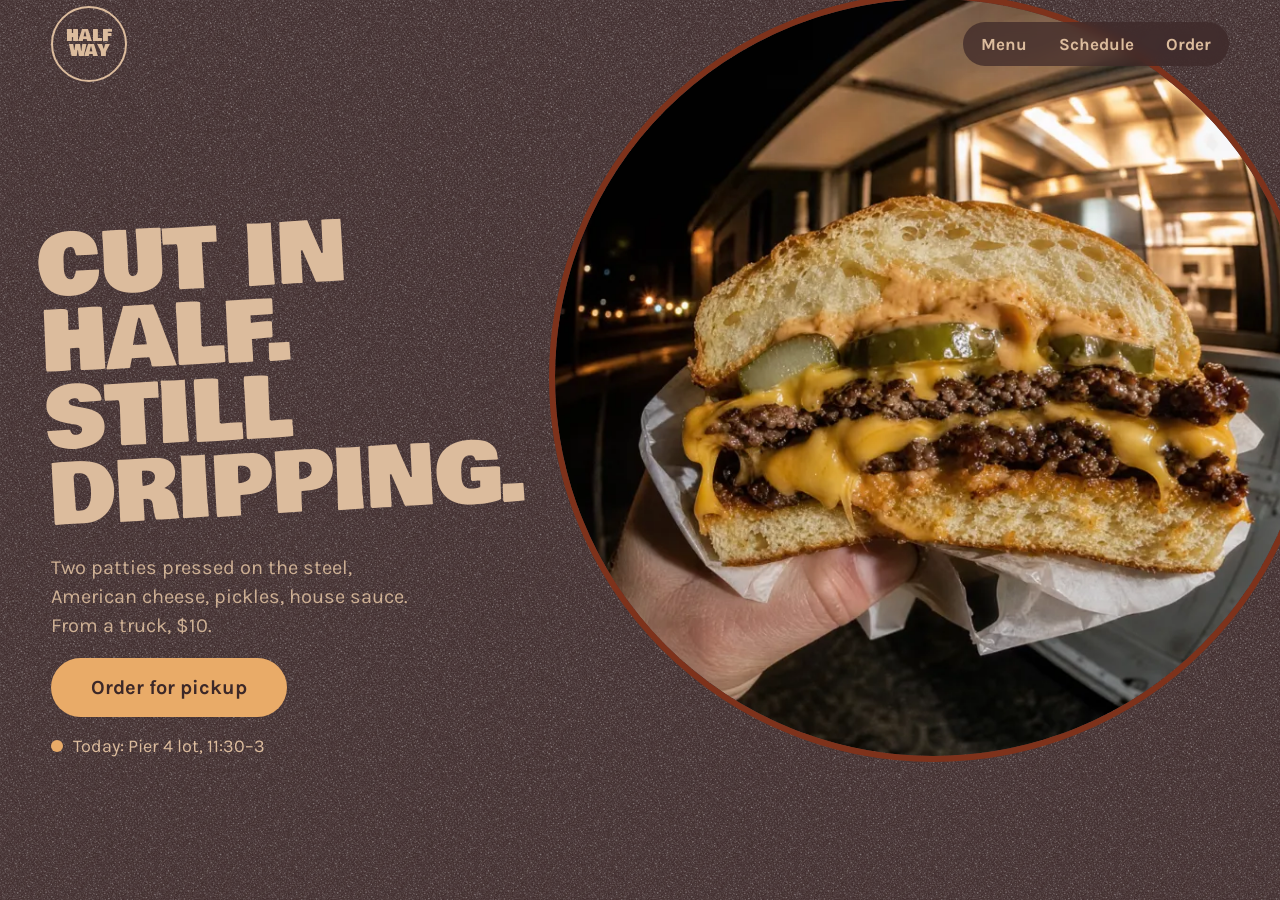
<file: examples/burger-2026-10/off-template/site/index.html>
<!doctype html>
<html lang="en">
<head>
<script>document.documentElement.classList.add('js')</script>
<meta charset="utf-8">
<meta name="viewport" content="width=device-width, initial-scale=1">
<title>HALFWAY · Smash burgers from a truck</title>
<meta name="description" content="Smash burgers cut in half, from a food truck. Today at Pier 4 lot, 11:30 to 3. Order for pickup.">
<link rel="icon" href="img/favicon.svg" type="image/svg+xml">
<meta property="og:title" content="HALFWAY · Smash burgers from a truck">
<meta property="og:description" content="Smash burgers cut in half, from a food truck. Today at Pier 4 lot, 11:30 to 3. Order for pickup.">
<meta property="og:image" content="img/burger-fisheye-1400.webp">
<meta property="og:type" content="website">
<link rel="preconnect" href="https://fonts.googleapis.com">
<link rel="preconnect" href="https://fonts.gstatic.com" crossorigin>
<link href="https://fonts.googleapis.com/css2?family=Bowlby+One&family=Karla:wght@400;600;700&display=swap" rel="stylesheet">
<link rel="stylesheet" href="styles.css">
</head>
<body>
<header class="nav">
  <div class="wrap nav-inner">
    <a class="logo" href="./" aria-label="HALFWAY, home"><span>Half<br>way</span></a>
    <nav aria-label="Main">
      <a href="#menu">Menu</a>
      <a href="#schedule">Schedule</a>
      <a href="#order">Order</a>
    </nav>
  </div>
</header>
<main>
  <section class="hero" aria-labelledby="hero-title">
    <div class="wrap hero-inner">
      <div class="hero-copy">
        <h1 id="hero-title"><span class="line">Cut in half.</span> <span class="line">Still dripping.</span></h1>
        <p class="lede">Two patties pressed on the steel, American cheese, pickles, house sauce. From a truck, $10.</p>
        <a class="order" id="order" href="#order">Order for pickup</a>
        <p class="stop" id="schedule"><span class="dot" aria-hidden="true"></span><span><span class="open-now" hidden>Open now · </span>Today: Pier 4 lot, 11:30–3</span></p>
      </div>
      <figure class="lens">
        <div class="lens-drift">
          <img src="img/burger-fisheye-1400.webp" srcset="img/burger-fisheye-800.webp 800w, img/burger-fisheye-1400.webp 1400w" sizes="(max-width: 767px) 120vw, 46vw" width="1400" height="1400" alt="A smash burger cut in half, held up to a fisheye lens in white butcher paper, in front of the lit window of the food truck at night (generated stand-in photo)" fetchpriority="high">
        </div>
      </figure>
    </div>
  </section>
</main>
<script src="script.js"></script>
</body>
</html>
</file>
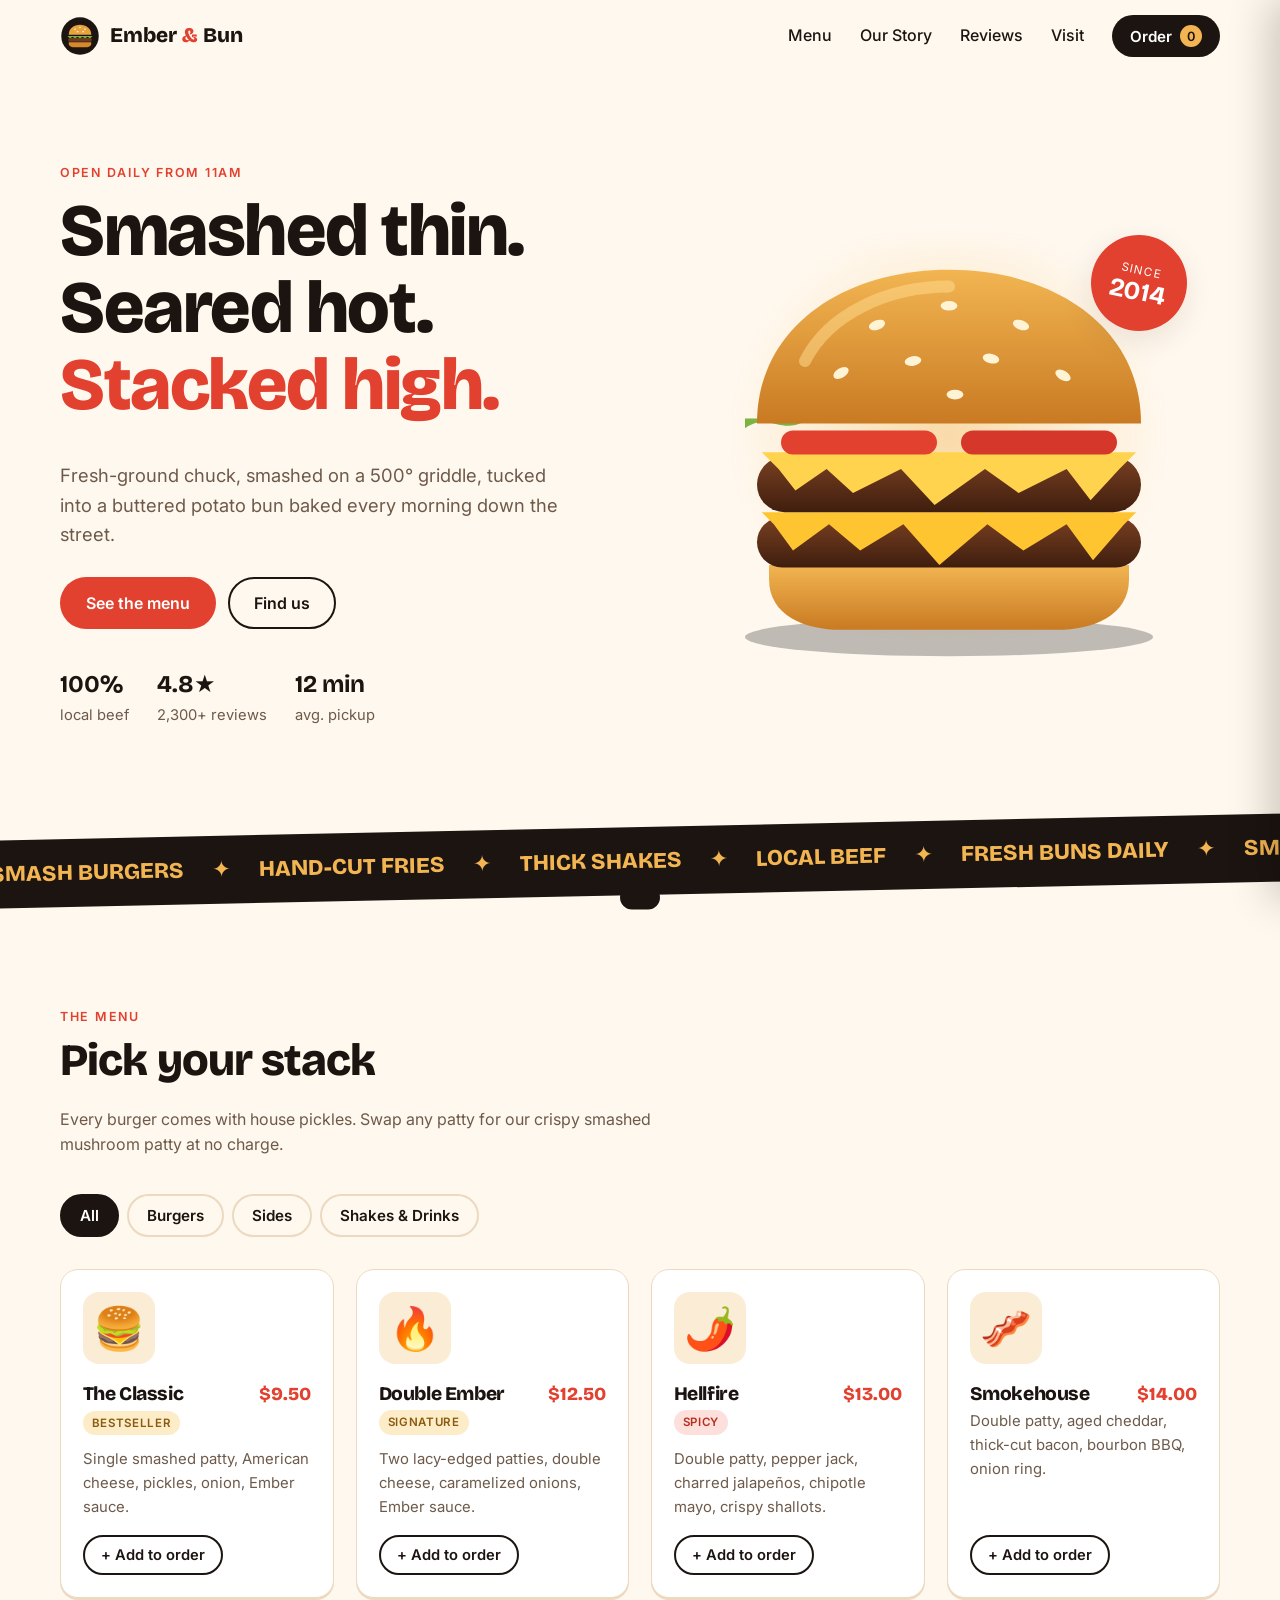
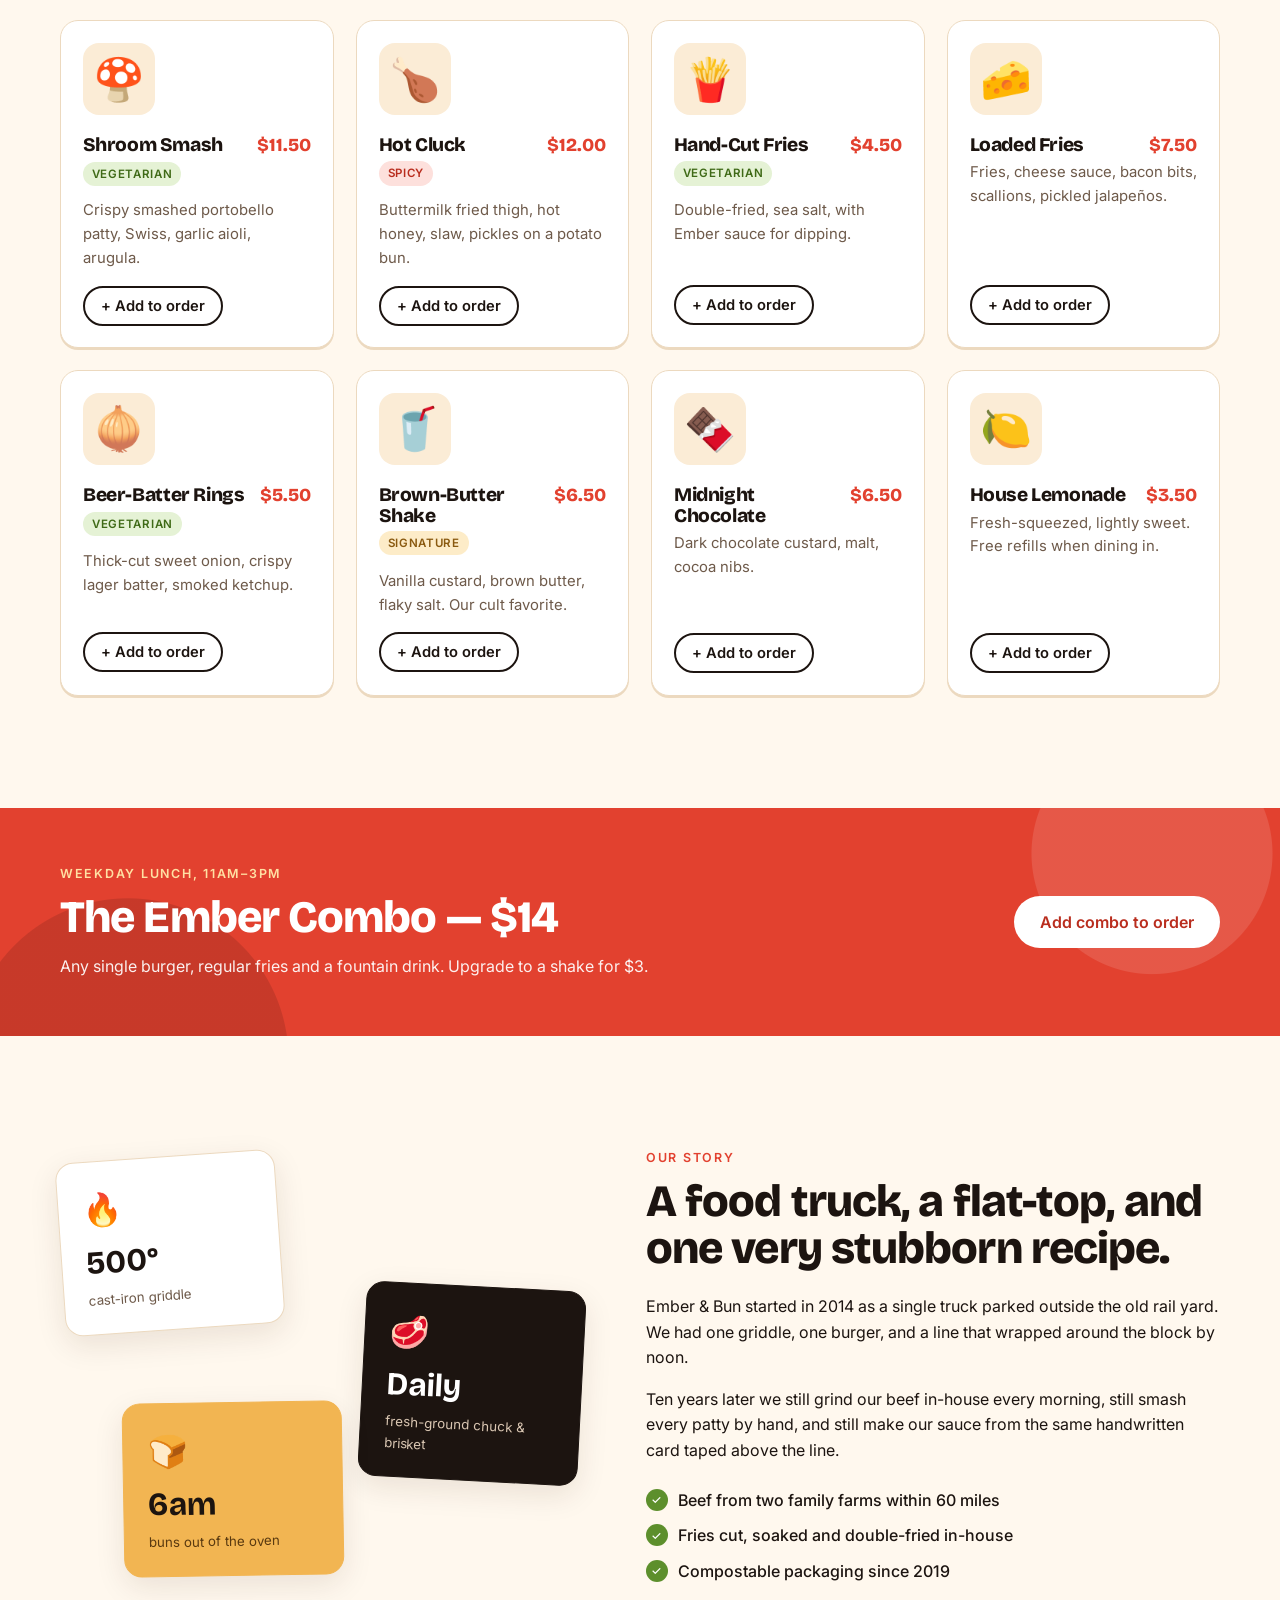
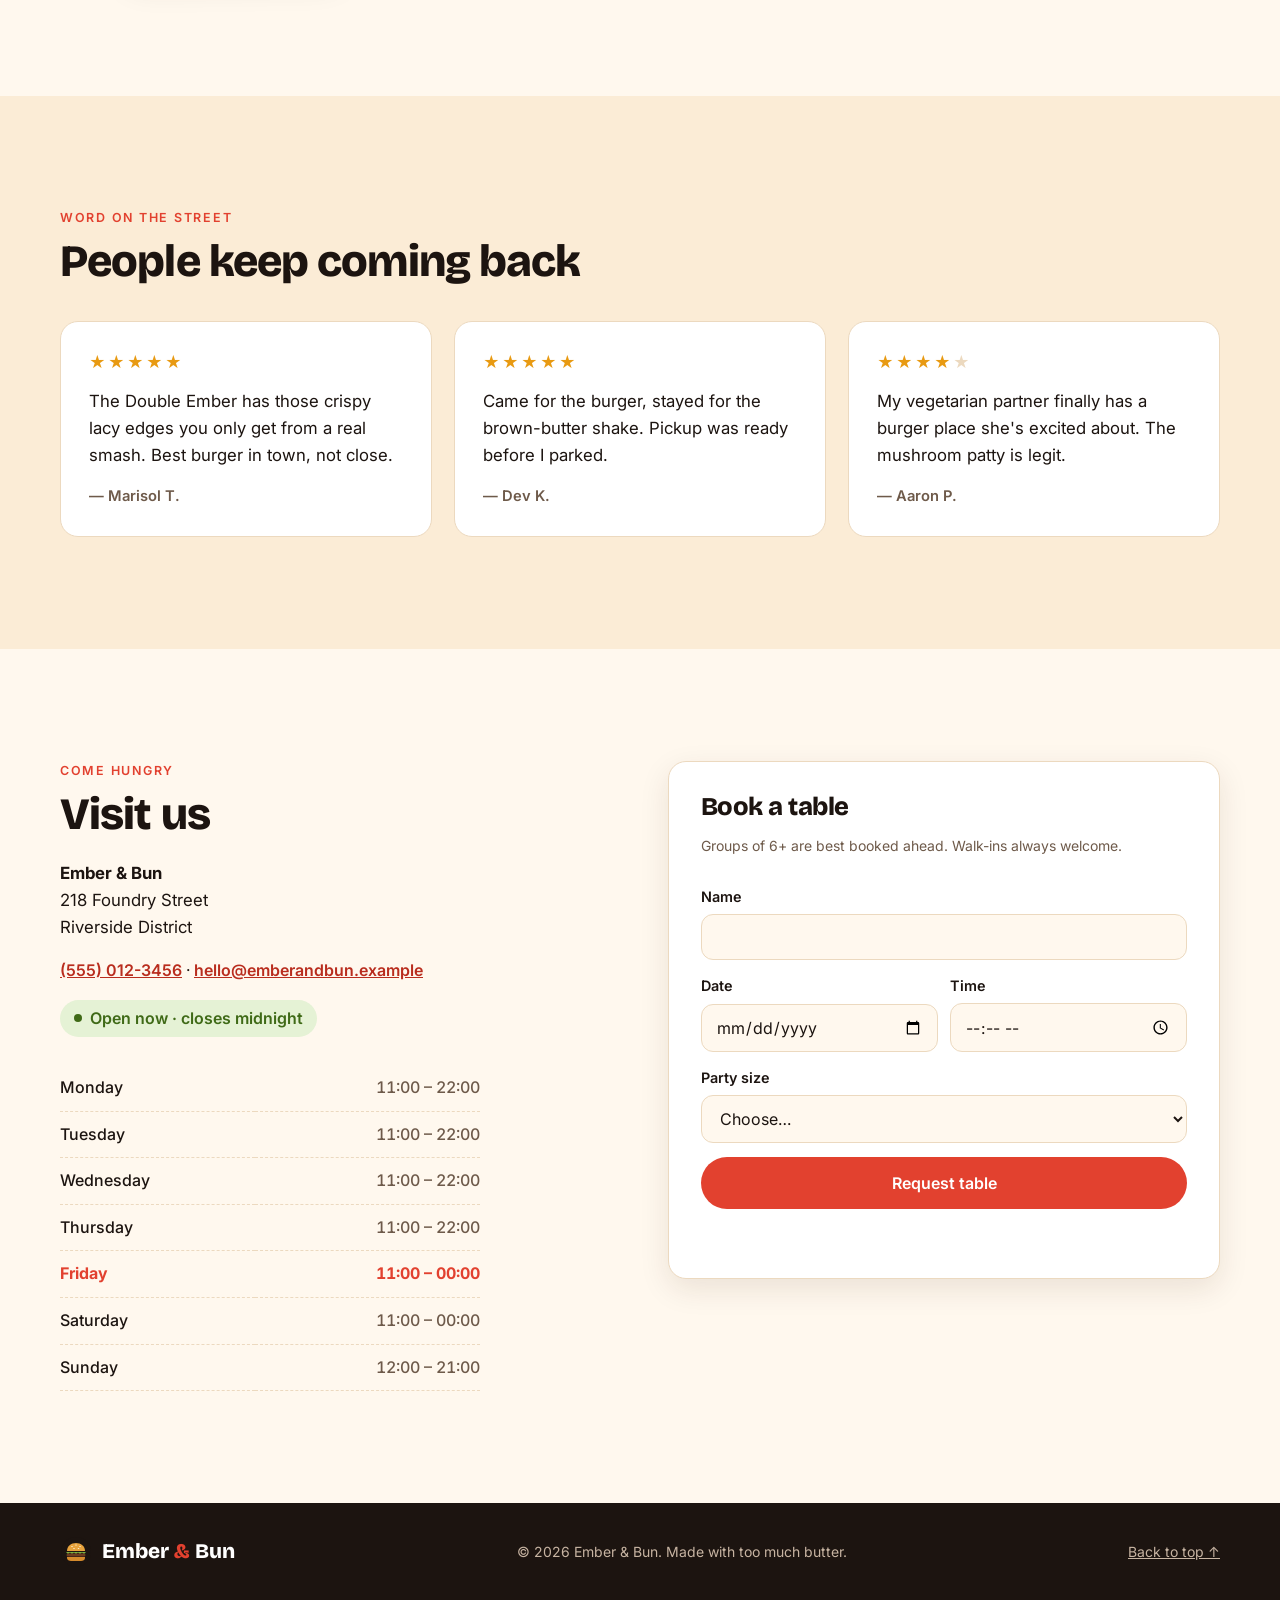
<file: examples/burger/normal-agent/site/index.html>
<!doctype html>
<html lang="en">
<head>
  <meta charset="utf-8">
  <meta name="viewport" content="width=device-width, initial-scale=1">
  <title>Ember &amp; Bun | Flame-Grilled Burgers</title>
  <meta name="description" content="Ember & Bun: smash burgers, flame-grilled patties and hand-cut fries. Order for pickup or dine in.">
  <link rel="icon" href="assets/logo.svg" type="image/svg+xml">
  <link rel="preconnect" href="https://fonts.googleapis.com">
  <link rel="preconnect" href="https://fonts.gstatic.com" crossorigin>
  <link href="https://fonts.googleapis.com/css2?family=Bricolage+Grotesque:opsz,wght@12..96,500;12..96,800&family=Inter:wght@400;500;600&display=swap" rel="stylesheet">
  <link rel="stylesheet" href="styles.css">
</head>
<body>
  <a class="skip-link" href="#main">Skip to content</a>

  <header class="site-header" id="top">
    <div class="container header-inner">
      <a href="#top" class="brand">
        <img src="assets/logo.svg" alt="" width="40" height="40">
        <span>Ember <em>&amp;</em> Bun</span>
      </a>
      <button class="nav-toggle" aria-expanded="false" aria-controls="site-nav" aria-label="Open menu">
        <span></span><span></span><span></span>
      </button>
      <nav id="site-nav" class="site-nav">
        <a href="#menu">Menu</a>
        <a href="#story">Our Story</a>
        <a href="#reviews">Reviews</a>
        <a href="#visit">Visit</a>
        <button class="cart-btn" type="button" aria-label="Open order">
          Order <span class="cart-count" aria-live="polite">0</span>
        </button>
      </nav>
    </div>
  </header>

  <main id="main">
    <!-- HERO -->
    <section class="hero">
      <div class="container hero-inner">
        <div class="hero-copy">
          <p class="eyebrow">Open daily from 11am</p>
          <h1>Smashed thin.<br>Seared hot.<br><span class="accent">Stacked high.</span></h1>
          <p class="lede">Fresh-ground chuck, smashed on a 500&deg; griddle, tucked into a buttered potato bun baked every morning down the street.</p>
          <div class="hero-actions">
            <a href="#menu" class="btn btn-primary">See the menu</a>
            <a href="#visit" class="btn btn-ghost">Find us</a>
          </div>
          <ul class="hero-stats">
            <li><strong>100%</strong> local beef</li>
            <li><strong>4.8&#9733;</strong> 2,300+ reviews</li>
            <li><strong>12 min</strong> avg. pickup</li>
          </ul>
        </div>
        <div class="hero-art" aria-hidden="true">
          <svg viewBox="0 0 400 380" class="burger-svg">
            <defs>
              <linearGradient id="bunTop" x1="0" y1="0" x2="0" y2="1">
                <stop offset="0" stop-color="#f2b552"/><stop offset="1" stop-color="#c97a22"/>
              </linearGradient>
              <linearGradient id="patty" x1="0" y1="0" x2="0" y2="1">
                <stop offset="0" stop-color="#7a4022"/><stop offset="1" stop-color="#3f1e0e"/>
              </linearGradient>
            </defs>
            <ellipse cx="200" cy="350" rx="170" ry="16" fill="rgba(0,0,0,.25)"/>
            <!-- bottom bun -->
            <path d="M50 290h300v12c0 30-30 42-60 42H110c-30 0-60-12-60-42z" fill="url(#bunTop)"/>
            <!-- patty 2 -->
            <rect x="40" y="250" width="320" height="42" rx="21" fill="url(#patty)"/>
            <!-- cheese 2 -->
            <path d="M44 246h312l-10 10-26 30-22-30-36 22-30-22-40 34-30-34-36 22-26-22-30 22-16-22z" fill="#ffc531"/>
            <!-- patty 1 -->
            <rect x="40" y="200" width="320" height="46" rx="23" fill="url(#patty)"/>
            <!-- cheese 1 -->
            <path d="M44 196h312l-14 14-24 26-20-26-40 20-28-20-42 30-28-30-40 20-22-20-26 18-14-18z" fill="#ffd34d"/>
            <!-- tomato -->
            <rect x="60" y="178" width="130" height="20" rx="10" fill="#e2412f"/>
            <rect x="210" y="178" width="130" height="20" rx="10" fill="#d5372a"/>
            <!-- lettuce -->
            <path d="M30 176c20-14 30 6 50-6s30 8 50-4 30 8 50-4 30 8 50-4 30 8 50-4 30 8 50 2v12H30z" fill="#7cb342"/>
            <!-- top bun -->
            <path d="M40 172c0-80 72-128 160-128s160 48 160 128z" fill="url(#bunTop)"/>
            <path d="M80 120c20-40 70-62 120-62" stroke="#ffd98a" stroke-width="10" stroke-linecap="round" fill="none" opacity=".55"/>
            <g fill="#fff3d6">
              <ellipse cx="140" cy="90" rx="7" ry="4" transform="rotate(-20 140 90)"/>
              <ellipse cx="200" cy="74" rx="7" ry="4"/>
              <ellipse cx="260" cy="90" rx="7" ry="4" transform="rotate(20 260 90)"/>
              <ellipse cx="170" cy="120" rx="7" ry="4" transform="rotate(-10 170 120)"/>
              <ellipse cx="235" cy="118" rx="7" ry="4" transform="rotate(12 235 118)"/>
              <ellipse cx="110" cy="130" rx="7" ry="4" transform="rotate(-30 110 130)"/>
              <ellipse cx="295" cy="132" rx="7" ry="4" transform="rotate(30 295 132)"/>
              <ellipse cx="205" cy="148" rx="7" ry="4"/>
            </g>
          </svg>
          <div class="hero-badge"><span>Since</span><strong>2014</strong></div>
        </div>
      </div>
    </section>

    <!-- MARQUEE -->
    <div class="marquee" aria-hidden="true">
      <div class="marquee-track">
        <span>Smash burgers</span><span>&#10022;</span><span>Hand-cut fries</span><span>&#10022;</span><span>Thick shakes</span><span>&#10022;</span><span>Local beef</span><span>&#10022;</span><span>Fresh buns daily</span><span>&#10022;</span>
        <span>Smash burgers</span><span>&#10022;</span><span>Hand-cut fries</span><span>&#10022;</span><span>Thick shakes</span><span>&#10022;</span><span>Local beef</span><span>&#10022;</span><span>Fresh buns daily</span><span>&#10022;</span>
      </div>
    </div>

    <!-- MENU -->
    <section class="section" id="menu">
      <div class="container">
        <div class="section-head">
          <p class="eyebrow">The menu</p>
          <h2>Pick your stack</h2>
          <p class="muted">Every burger comes with house pickles. Swap any patty for our crispy smashed mushroom patty at no charge.</p>
        </div>
        <div class="tabs" role="tablist" aria-label="Menu categories">
          <button role="tab" class="tab is-active" aria-selected="true" data-filter="all">All</button>
          <button role="tab" class="tab" aria-selected="false" data-filter="burgers">Burgers</button>
          <button role="tab" class="tab" aria-selected="false" data-filter="sides">Sides</button>
          <button role="tab" class="tab" aria-selected="false" data-filter="shakes">Shakes &amp; Drinks</button>
        </div>
        <div class="menu-grid" id="menu-grid"><!-- rendered by script.js --></div>
        <noscript><p class="muted">Enable JavaScript to see the full interactive menu, or call us at (555) 012-3456.</p></noscript>
      </div>
    </section>

    <!-- COMBO BANNER -->
    <section class="combo">
      <div class="container combo-inner">
        <div>
          <p class="eyebrow light">Weekday lunch, 11am&ndash;3pm</p>
          <h2>The Ember Combo &mdash; $14</h2>
          <p>Any single burger, regular fries and a fountain drink. Upgrade to a shake for $3.</p>
        </div>
        <button class="btn btn-light" type="button" data-add="combo">Add combo to order</button>
      </div>
    </section>

    <!-- STORY -->
    <section class="section" id="story">
      <div class="container story">
        <div class="story-art" aria-hidden="true">
          <div class="story-card c1"><span>&#128293;</span><strong>500&deg;</strong><small>cast-iron griddle</small></div>
          <div class="story-card c2"><span>&#129385;</span><strong>Daily</strong><small>fresh-ground chuck &amp; brisket</small></div>
          <div class="story-card c3"><span>&#127838;</span><strong>6am</strong><small>buns out of the oven</small></div>
        </div>
        <div class="story-copy">
          <p class="eyebrow">Our story</p>
          <h2>A food truck, a flat-top, and one very stubborn recipe.</h2>
          <p>Ember &amp; Bun started in 2014 as a single truck parked outside the old rail yard. We had one griddle, one burger, and a line that wrapped around the block by noon.</p>
          <p>Ten years later we still grind our beef in-house every morning, still smash every patty by hand, and still make our sauce from the same handwritten card taped above the line.</p>
          <ul class="checks">
            <li>Beef from two family farms within 60 miles</li>
            <li>Fries cut, soaked and double-fried in-house</li>
            <li>Compostable packaging since 2019</li>
          </ul>
        </div>
      </div>
    </section>

    <!-- REVIEWS -->
    <section class="section alt" id="reviews">
      <div class="container">
        <div class="section-head">
          <p class="eyebrow">Word on the street</p>
          <h2>People keep coming back</h2>
        </div>
        <div class="reviews">
          <figure class="review">
            <div class="stars" aria-label="5 out of 5 stars">&#9733;&#9733;&#9733;&#9733;&#9733;</div>
            <blockquote>The Double Ember has those crispy lacy edges you only get from a real smash. Best burger in town, not close.</blockquote>
            <figcaption>&mdash; Marisol T.</figcaption>
          </figure>
          <figure class="review">
            <div class="stars" aria-label="5 out of 5 stars">&#9733;&#9733;&#9733;&#9733;&#9733;</div>
            <blockquote>Came for the burger, stayed for the brown-butter shake. Pickup was ready before I parked.</blockquote>
            <figcaption>&mdash; Dev K.</figcaption>
          </figure>
          <figure class="review">
            <div class="stars" aria-label="4 out of 5 stars">&#9733;&#9733;&#9733;&#9733;<span class="dim">&#9733;</span></div>
            <blockquote>My vegetarian partner finally has a burger place she's excited about. The mushroom patty is legit.</blockquote>
            <figcaption>&mdash; Aaron P.</figcaption>
          </figure>
        </div>
      </div>
    </section>

    <!-- VISIT -->
    <section class="section" id="visit">
      <div class="container visit">
        <div class="visit-info">
          <p class="eyebrow">Come hungry</p>
          <h2>Visit us</h2>
          <address>
            <strong>Ember &amp; Bun</strong><br>
            218 Foundry Street<br>
            Riverside District
          </address>
          <p><a href="tel:+15550123456">(555) 012-3456</a> &middot; <a href="mailto:hello@emberandbun.example">hello@emberandbun.example</a></p>
          <p class="open-status" id="open-status"></p>
          <table class="hours">
            <caption class="sr-only">Opening hours</caption>
            <tbody>
              <tr data-day="1"><th scope="row">Monday</th><td>11:00 &ndash; 22:00</td></tr>
              <tr data-day="2"><th scope="row">Tuesday</th><td>11:00 &ndash; 22:00</td></tr>
              <tr data-day="3"><th scope="row">Wednesday</th><td>11:00 &ndash; 22:00</td></tr>
              <tr data-day="4"><th scope="row">Thursday</th><td>11:00 &ndash; 22:00</td></tr>
              <tr data-day="5"><th scope="row">Friday</th><td>11:00 &ndash; 00:00</td></tr>
              <tr data-day="6"><th scope="row">Saturday</th><td>11:00 &ndash; 00:00</td></tr>
              <tr data-day="0"><th scope="row">Sunday</th><td>12:00 &ndash; 21:00</td></tr>
            </tbody>
          </table>
        </div>
        <form class="reserve" id="reserve-form" novalidate>
          <h3>Book a table</h3>
          <p class="muted small">Groups of 6+ are best booked ahead. Walk-ins always welcome.</p>
          <label>Name<input name="name" type="text" autocomplete="name" required></label>
          <div class="row">
            <label>Date<input name="date" type="date" required></label>
            <label>Time<input name="time" type="time" min="11:00" max="22:00" required></label>
          </div>
          <label>Party size
            <select name="size" required>
              <option value="">Choose&hellip;</option>
              <option>2</option><option>3</option><option>4</option><option>5</option><option>6</option><option>7</option><option>8+</option>
            </select>
          </label>
          <button type="submit" class="btn btn-primary full">Request table</button>
          <p class="form-msg" role="status" aria-live="polite"></p>
        </form>
      </div>
    </section>
  </main>

  <footer class="site-footer">
    <div class="container footer-inner">
      <a href="#top" class="brand">
        <img src="assets/logo.svg" alt="" width="32" height="32">
        <span>Ember <em>&amp;</em> Bun</span>
      </a>
      <p class="muted small">&copy; <span id="year"></span> Ember &amp; Bun. Made with too much butter.</p>
      <a href="#top" class="muted small">Back to top &uarr;</a>
    </div>
  </footer>

  <!-- CART DRAWER -->
  <div class="drawer-backdrop" hidden></div>
  <aside class="drawer" aria-label="Your order" aria-hidden="true" tabindex="-1">
    <div class="drawer-head">
      <h3>Your order</h3>
      <button class="drawer-close" type="button" aria-label="Close order">&times;</button>
    </div>
    <ul class="cart-list"></ul>
    <p class="cart-empty muted">Nothing here yet. Go grab a burger.</p>
    <div class="drawer-foot">
      <div class="cart-total"><span>Total</span><strong id="cart-total">$0.00</strong></div>
      <button class="btn btn-primary full" type="button" id="checkout">Place pickup order</button>
      <p class="small muted center">Pay at the counter on pickup.</p>
    </div>
  </aside>

  <div class="toast" role="status" aria-live="polite"></div>

  <script src="script.js"></script>
</body>
</html>
</file>
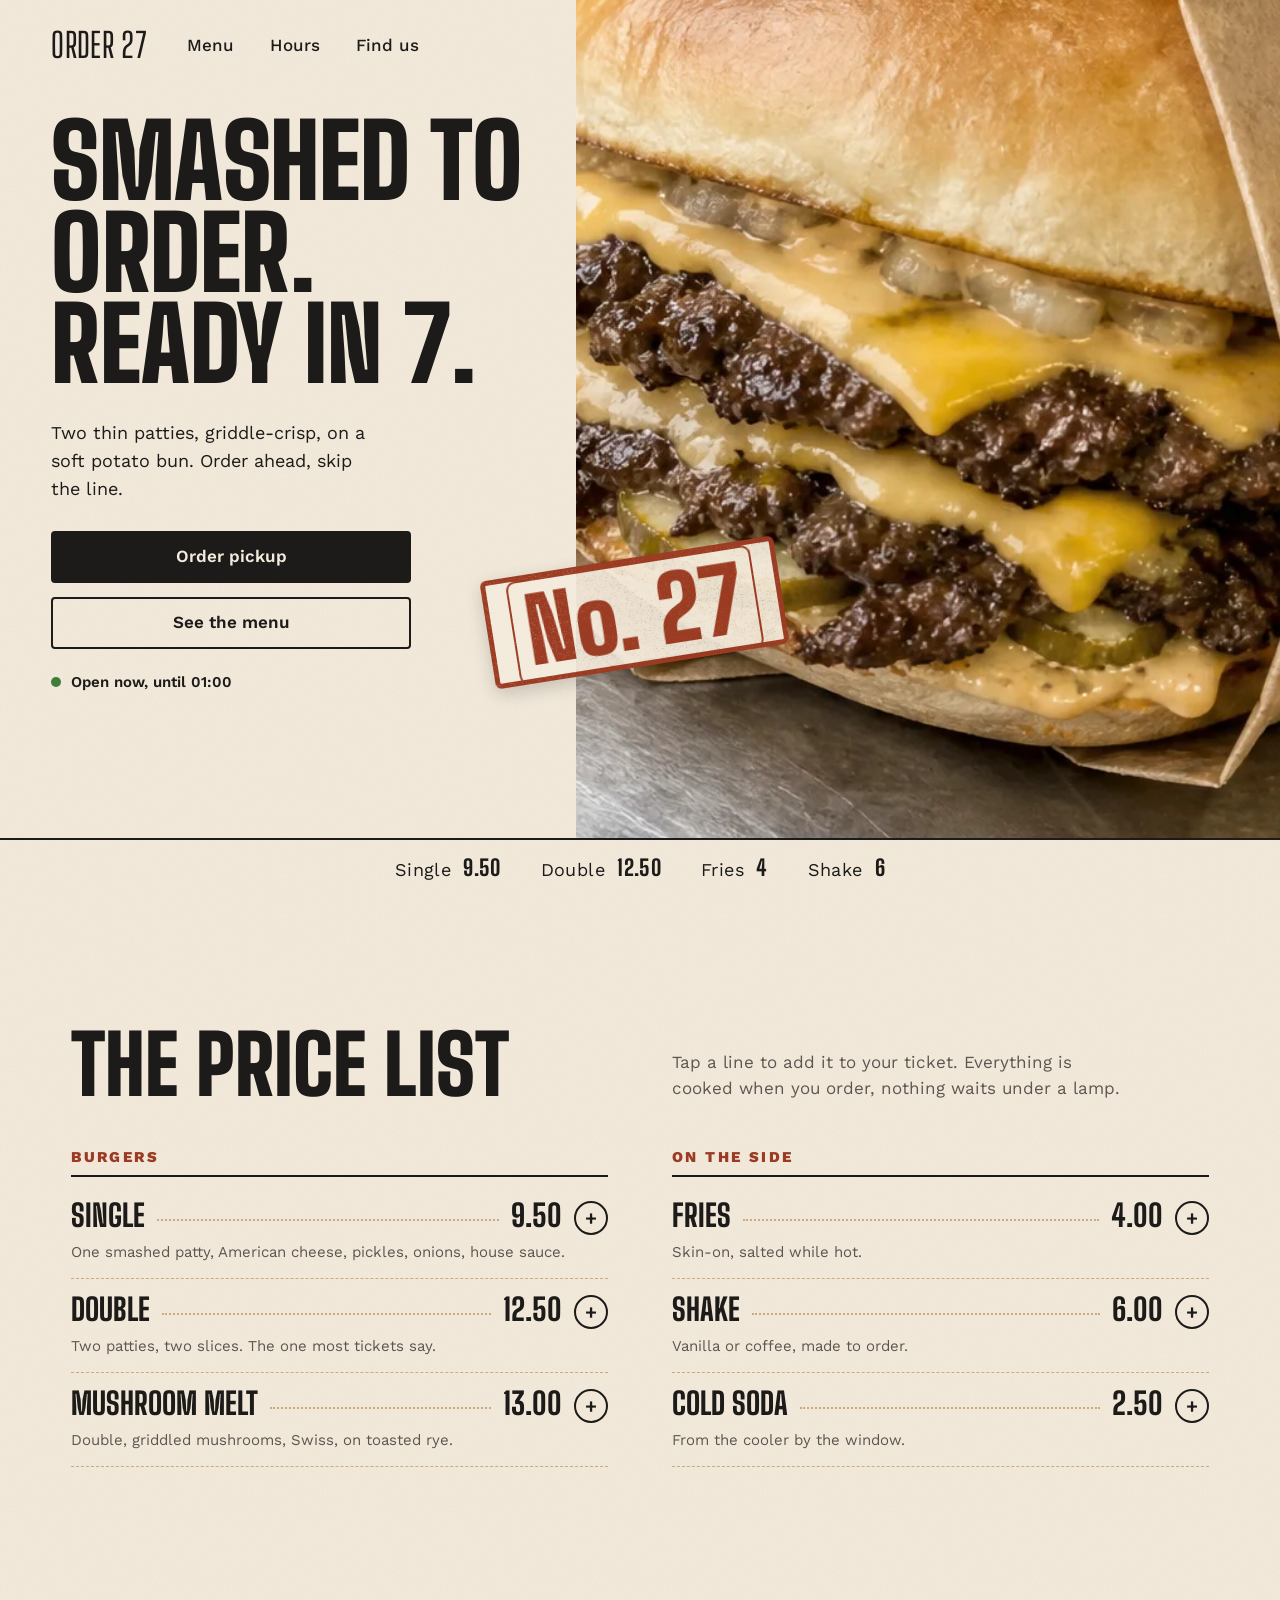
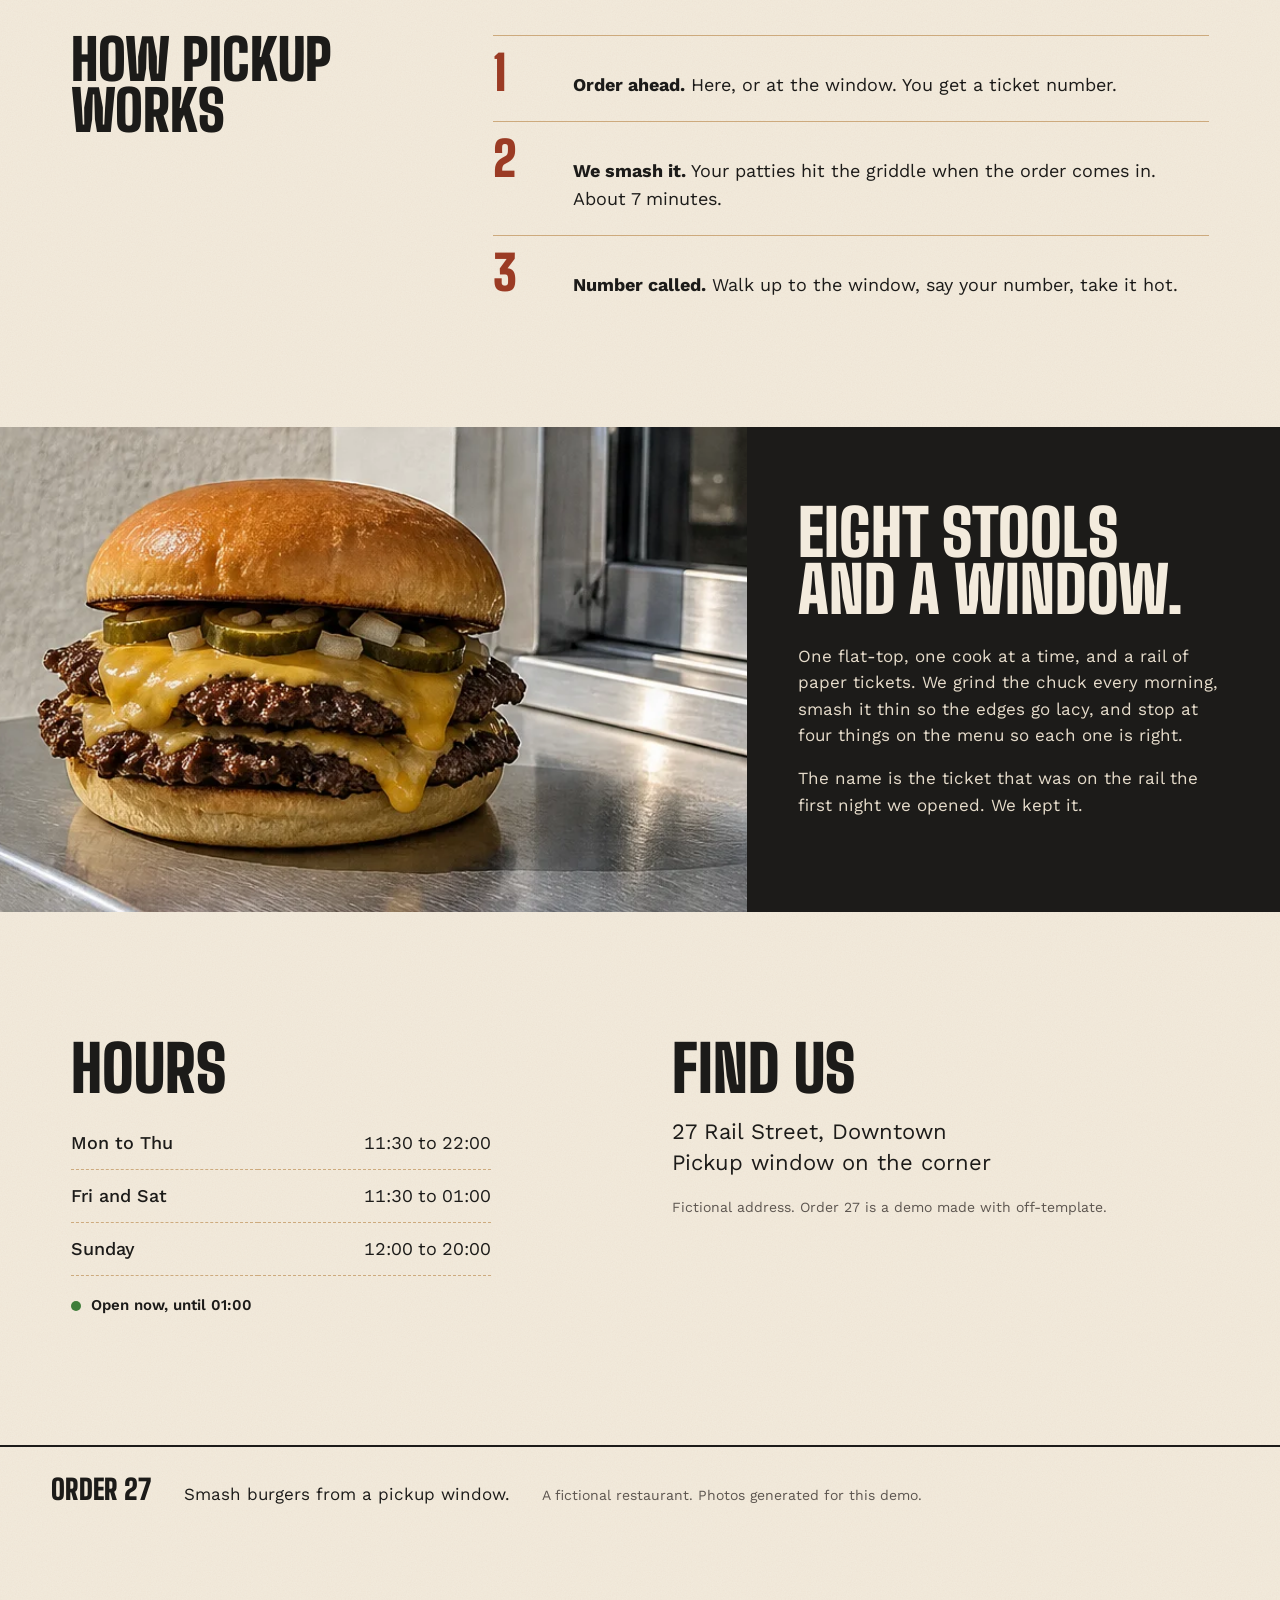
<file: examples/burger/off-template/site/index.html>
<!doctype html>
<html lang="en">
<head>
  <meta charset="utf-8">
  <meta name="viewport" content="width=device-width, initial-scale=1">
  <title>Order 27 · Smash burgers, ready in 7</title>
  <meta name="description" content="Smash burgers from a pickup window downtown. Order ahead, skip the line. A fictional restaurant made with the off-template skill.">
  <meta property="og:title" content="Order 27 · Smash burgers, ready in 7">
  <meta property="og:description" content="Smash burgers from a pickup window downtown. Order ahead, skip the line.">
  <meta property="og:image" content="img/burger-wrapped.webp">
  <link rel="icon" href="data:image/svg+xml,%3Csvg xmlns='http://www.w3.org/2000/svg' viewBox='0 0 64 64'%3E%3Crect width='64' height='64' rx='6' fill='%23F3EBDD'/%3E%3Ctext x='32' y='46' text-anchor='middle' font-family='Arial Narrow,Arial' font-weight='900' font-size='38' fill='%231C1B19'%3E27%3C/text%3E%3C/svg%3E">
  <link rel="preconnect" href="https://fonts.googleapis.com">
  <link rel="preconnect" href="https://fonts.gstatic.com" crossorigin>
  <link href="https://fonts.googleapis.com/css2?family=Big+Shoulders+Display:wght@800;900&family=Work+Sans:wght@400;500;600&display=swap" rel="stylesheet">
  <link rel="preload" as="image" href="img/burger-wrapped.webp">
  <link rel="stylesheet" href="styles.css">
</head>
<body>
  <!-- rough ink edge for the stamps -->
  <svg width="0" height="0" style="position:absolute" aria-hidden="true">
    <filter id="ink"><feTurbulence type="fractalNoise" baseFrequency=".9" numOctaves="2" seed="27"/><feColorMatrix values="0 0 0 0 0  0 0 0 0 0  0 0 0 0 0  0 0 0 -1.3 1.75"/><feComposite in="SourceGraphic" operator="in"/></filter>
  </svg>

  <a class="skip" href="#menu">Skip to the price list</a>

  <header class="hero" id="top">
    <div class="hero-text">
      <nav class="nav" aria-label="Main">
        <a class="logo" href="#top" aria-label="Order 27, home">ORDER 27</a>
        <ul>
          <li><a href="#menu">Menu</a></li>
          <li><a href="#hours">Hours</a></li>
          <li><a href="#find">Find us</a></li>
        </ul>
      </nav>

      <h1 class="title">Smashed to order. <span>Ready in 7.</span></h1>
      <p class="lede">Two thin patties, griddle-crisp, on a soft potato bun. Order ahead, skip the line.</p>
      <div class="actions">
        <a class="btn btn-fill" href="#menu" data-start-order>Order pickup</a>
        <a class="btn btn-line" href="#menu">See the menu</a>
      </div>
      <p class="open" data-open aria-live="polite"></p>
    </div>

    <figure class="hero-photo">
      <img src="img/burger-wrapped.webp" width="560" height="1160" alt="A double smash burger with melted cheese, pickles and onions, half wrapped in brown kraft paper on a steel counter" fetchpriority="high">
    </figure>

    <div class="stamp stamp-hero" aria-hidden="true"><span>No. 27</span></div>

    <ul class="strip" aria-label="Prices">
      <li>Single <b>9.50</b></li>
      <li>Double <b>12.50</b></li>
      <li>Fries <b>4</b></li>
      <li>Shake <b>6</b></li>
    </ul>
  </header>

  <main>
    <section class="menu" id="menu" aria-labelledby="menu-title">
      <div class="menu-head">
        <h2 id="menu-title">The price list</h2>
        <p>Tap a line to add it to your ticket. Everything is cooked when you order, nothing waits under a lamp.</p>
      </div>

      <div class="list" data-menu></div>
    </section>

    <section class="steps" aria-labelledby="steps-title">
      <h2 id="steps-title">How pickup works</h2>
      <ol>
        <li><p><b>Order ahead.</b> Here, or at the window. You get a ticket number.</p></li>
        <li><p><b>We smash it.</b> Your patties hit the griddle when the order comes in. About 7 minutes.</p></li>
        <li><p><b>Number called.</b> Walk up to the window, say your number, take it hot.</p></li>
      </ol>
    </section>

    <section class="counter" aria-labelledby="counter-title">
      <figure>
        <img src="img/burger-counter.webp" width="796" height="450" loading="lazy" alt="A double smash burger on the steel counter next to the pickup window">
      </figure>
      <div class="counter-text">
        <h2 id="counter-title">Eight stools and a window.</h2>
        <p>One flat-top, one cook at a time, and a rail of paper tickets. We grind the chuck every morning, smash it thin so the edges go lacy, and stop at four things on the menu so each one is right.</p>
        <p>The name is the ticket that was on the rail the first night we opened. We kept it.</p>
      </div>
    </section>

    <section class="visit" id="hours" aria-labelledby="hours-title">
      <div>
        <h2 id="hours-title">Hours</h2>
        <table class="hours">
          <tbody>
            <tr><th scope="row">Mon to Thu</th><td>11:30 to 22:00</td></tr>
            <tr><th scope="row">Fri and Sat</th><td>11:30 to 01:00</td></tr>
            <tr><th scope="row">Sunday</th><td>12:00 to 20:00</td></tr>
          </tbody>
        </table>
        <p class="open open-dark" data-open></p>
      </div>
      <div id="find">
        <h2>Find us</h2>
        <address>27 Rail Street, Downtown<br>Pickup window on the corner</address>
        <p class="small">Fictional address. Order 27 is a demo made with off-template.</p>
      </div>
    </section>
  </main>

  <footer class="foot">
    <span class="logo">ORDER 27</span>
    <span>Smash burgers from a pickup window.</span>
    <span class="small">A fictional restaurant. Photos generated for this demo.</span>
  </footer>

  <!-- the ticket -->
  <div class="bar" data-bar hidden>
    <span data-bar-count></span>
    <span class="bar-total" data-bar-total></span>
    <button class="btn btn-fill" type="button" data-open-ticket>See ticket</button>
  </div>

  <dialog class="ticket" data-ticket aria-labelledby="ticket-title">
    <form method="dialog">
      <h2 id="ticket-title">Your ticket</h2>
      <ul data-ticket-lines></ul>
      <p class="ticket-total"><span>Total</span><b data-ticket-total></b></p>
      <label for="ticket-name">Name for the window</label>
      <input id="ticket-name" name="name" maxlength="40" autocomplete="given-name" required>
      <div class="ticket-actions">
        <button class="btn btn-line" value="cancel" formnovalidate>Keep ordering</button>
        <button class="btn btn-fill" type="button" data-place>Place pickup order</button>
      </div>
      <div class="ticket-done" data-done hidden>
        <div class="stamp stamp-ticket" aria-hidden="true"><span data-done-number></span></div>
        <p data-done-text></p>
        <button class="btn btn-fill" value="done">Done</button>
      </div>
    </form>
  </dialog>

  <script src="script.js"></script>
</body>
</html>
</file>
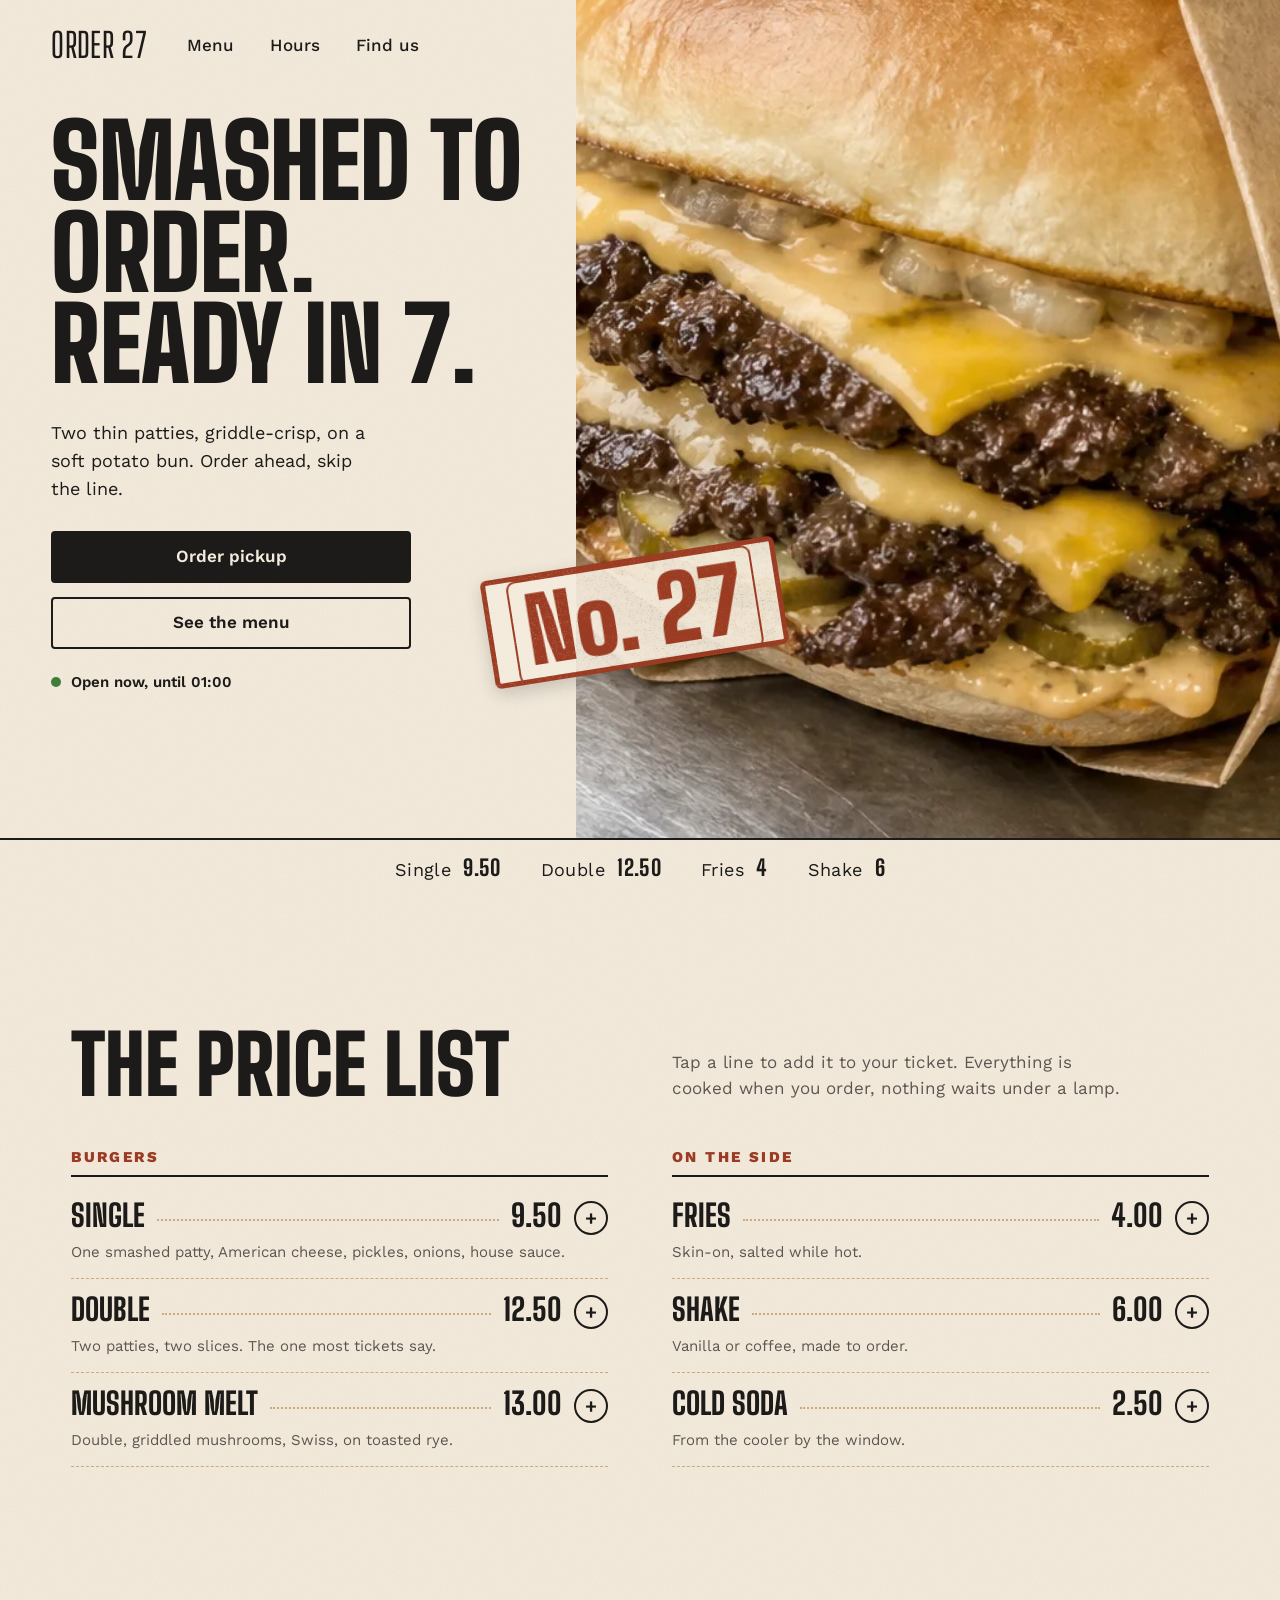
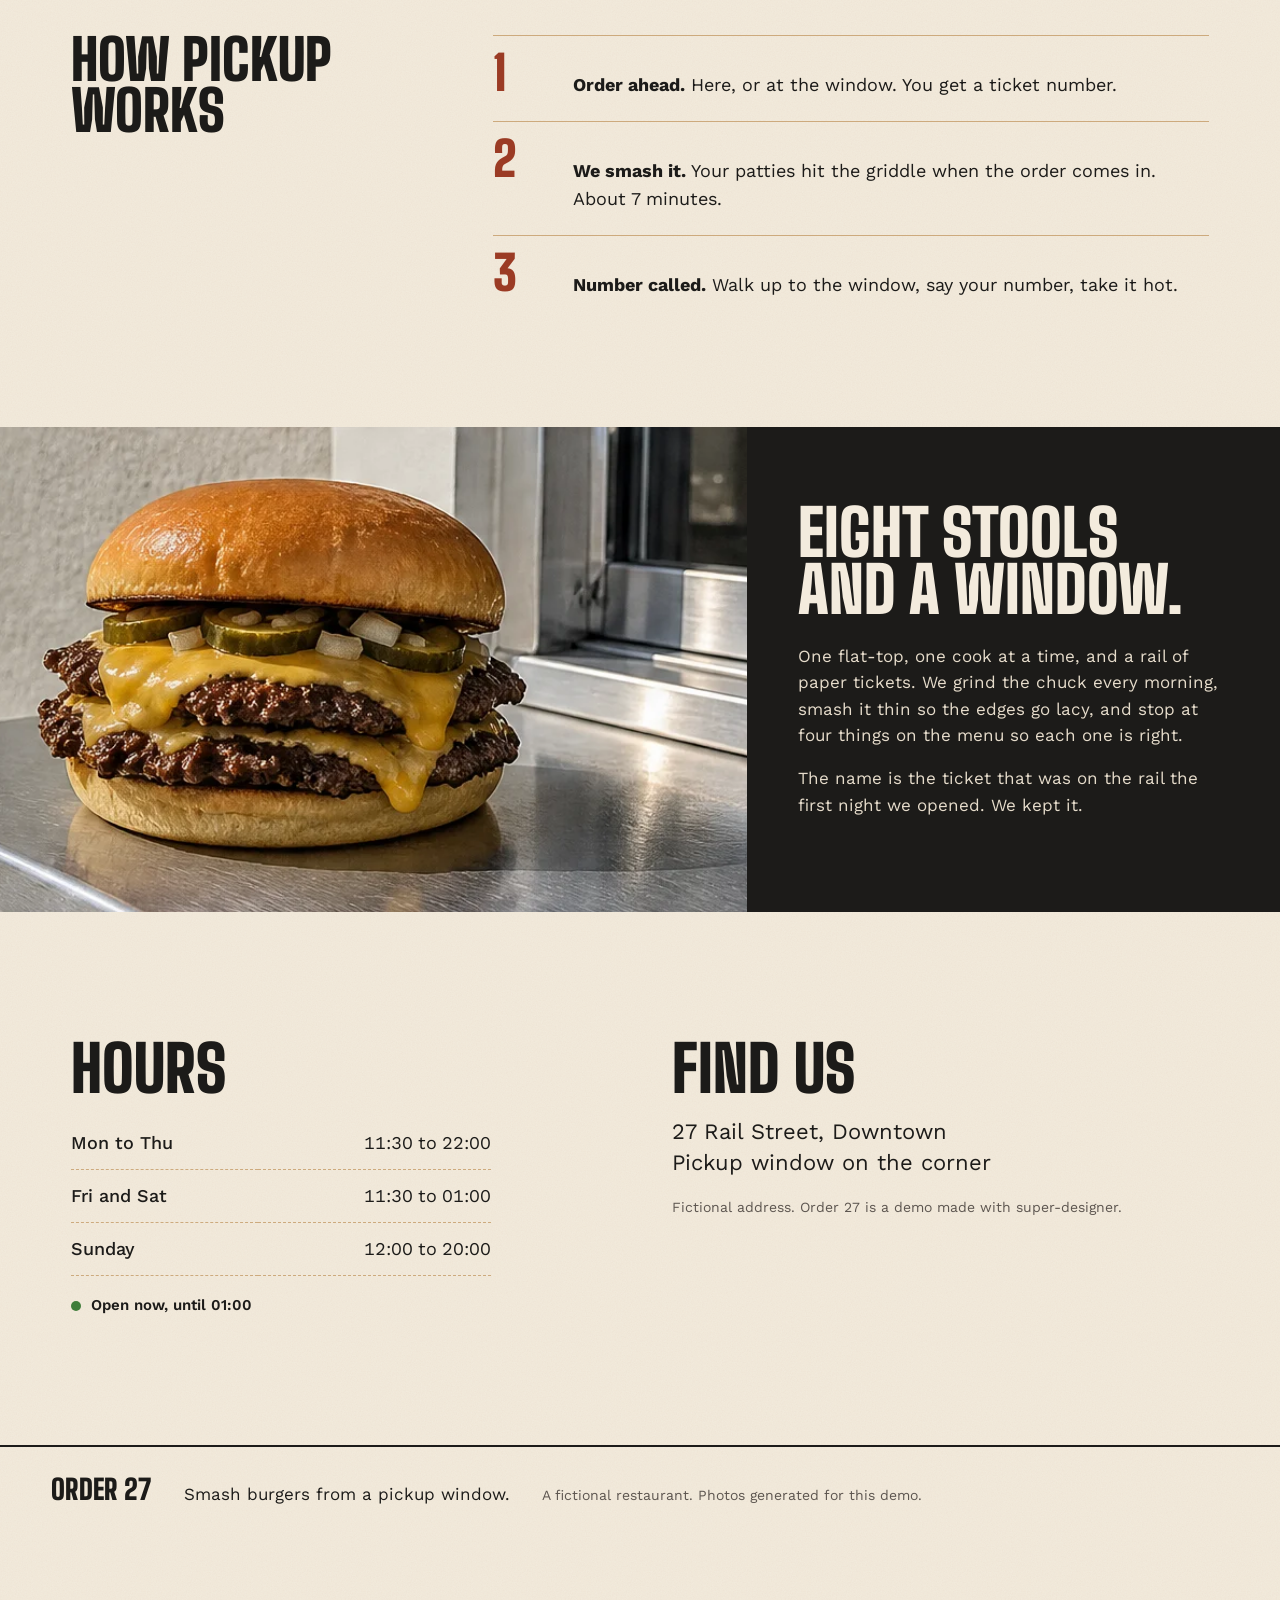
<file: examples/burger/super-designer/site/index.html>
<!doctype html>
<html lang="en">
<head>
  <meta charset="utf-8">
  <meta name="viewport" content="width=device-width, initial-scale=1">
  <title>Order 27 · Smash burgers, ready in 7</title>
  <meta name="description" content="Smash burgers from a pickup window downtown. Order ahead, skip the line. A fictional restaurant made with the super-designer skill.">
  <meta property="og:title" content="Order 27 · Smash burgers, ready in 7">
  <meta property="og:description" content="Smash burgers from a pickup window downtown. Order ahead, skip the line.">
  <meta property="og:image" content="img/burger-wrapped.webp">
  <link rel="icon" href="data:image/svg+xml,%3Csvg xmlns='http://www.w3.org/2000/svg' viewBox='0 0 64 64'%3E%3Crect width='64' height='64' rx='6' fill='%23F3EBDD'/%3E%3Ctext x='32' y='46' text-anchor='middle' font-family='Arial Narrow,Arial' font-weight='900' font-size='38' fill='%231C1B19'%3E27%3C/text%3E%3C/svg%3E">
  <link rel="preconnect" href="https://fonts.googleapis.com">
  <link rel="preconnect" href="https://fonts.gstatic.com" crossorigin>
  <link href="https://fonts.googleapis.com/css2?family=Big+Shoulders+Display:wght@800;900&family=Work+Sans:wght@400;500;600&display=swap" rel="stylesheet">
  <link rel="preload" as="image" href="img/burger-wrapped.webp">
  <link rel="stylesheet" href="styles.css">
</head>
<body>
  <!-- rough ink edge for the stamps -->
  <svg width="0" height="0" style="position:absolute" aria-hidden="true">
    <filter id="ink"><feTurbulence type="fractalNoise" baseFrequency=".9" numOctaves="2" seed="27"/><feColorMatrix values="0 0 0 0 0  0 0 0 0 0  0 0 0 0 0  0 0 0 -1.3 1.75"/><feComposite in="SourceGraphic" operator="in"/></filter>
  </svg>

  <a class="skip" href="#menu">Skip to the price list</a>

  <header class="hero" id="top">
    <div class="hero-text">
      <nav class="nav" aria-label="Main">
        <a class="logo" href="#top" aria-label="Order 27, home">ORDER 27</a>
        <ul>
          <li><a href="#menu">Menu</a></li>
          <li><a href="#hours">Hours</a></li>
          <li><a href="#find">Find us</a></li>
        </ul>
      </nav>

      <h1 class="title">Smashed to order. <span>Ready in 7.</span></h1>
      <p class="lede">Two thin patties, griddle-crisp, on a soft potato bun. Order ahead, skip the line.</p>
      <div class="actions">
        <a class="btn btn-fill" href="#menu" data-start-order>Order pickup</a>
        <a class="btn btn-line" href="#menu">See the menu</a>
      </div>
      <p class="open" data-open aria-live="polite"></p>
    </div>

    <figure class="hero-photo">
      <img src="img/burger-wrapped.webp" width="560" height="1160" alt="A double smash burger with melted cheese, pickles and onions, half wrapped in brown kraft paper on a steel counter" fetchpriority="high">
    </figure>

    <div class="stamp stamp-hero" aria-hidden="true"><span>No. 27</span></div>

    <ul class="strip" aria-label="Prices">
      <li>Single <b>9.50</b></li>
      <li>Double <b>12.50</b></li>
      <li>Fries <b>4</b></li>
      <li>Shake <b>6</b></li>
    </ul>
  </header>

  <main>
    <section class="menu" id="menu" aria-labelledby="menu-title">
      <div class="menu-head">
        <h2 id="menu-title">The price list</h2>
        <p>Tap a line to add it to your ticket. Everything is cooked when you order, nothing waits under a lamp.</p>
      </div>

      <div class="list" data-menu></div>
    </section>

    <section class="steps" aria-labelledby="steps-title">
      <h2 id="steps-title">How pickup works</h2>
      <ol>
        <li><p><b>Order ahead.</b> Here, or at the window. You get a ticket number.</p></li>
        <li><p><b>We smash it.</b> Your patties hit the griddle when the order comes in. About 7 minutes.</p></li>
        <li><p><b>Number called.</b> Walk up to the window, say your number, take it hot.</p></li>
      </ol>
    </section>

    <section class="counter" aria-labelledby="counter-title">
      <figure>
        <img src="img/burger-counter.webp" width="796" height="450" loading="lazy" alt="A double smash burger on the steel counter next to the pickup window">
      </figure>
      <div class="counter-text">
        <h2 id="counter-title">Eight stools and a window.</h2>
        <p>One flat-top, one cook at a time, and a rail of paper tickets. We grind the chuck every morning, smash it thin so the edges go lacy, and stop at four things on the menu so each one is right.</p>
        <p>The name is the ticket that was on the rail the first night we opened. We kept it.</p>
      </div>
    </section>

    <section class="visit" id="hours" aria-labelledby="hours-title">
      <div>
        <h2 id="hours-title">Hours</h2>
        <table class="hours">
          <tbody>
            <tr><th scope="row">Mon to Thu</th><td>11:30 to 22:00</td></tr>
            <tr><th scope="row">Fri and Sat</th><td>11:30 to 01:00</td></tr>
            <tr><th scope="row">Sunday</th><td>12:00 to 20:00</td></tr>
          </tbody>
        </table>
        <p class="open open-dark" data-open></p>
      </div>
      <div id="find">
        <h2>Find us</h2>
        <address>27 Rail Street, Downtown<br>Pickup window on the corner</address>
        <p class="small">Fictional address. Order 27 is a demo made with super-designer.</p>
      </div>
    </section>
  </main>

  <footer class="foot">
    <span class="logo">ORDER 27</span>
    <span>Smash burgers from a pickup window.</span>
    <span class="small">A fictional restaurant. Photos generated for this demo.</span>
  </footer>

  <!-- the ticket -->
  <div class="bar" data-bar hidden>
    <span data-bar-count></span>
    <span class="bar-total" data-bar-total></span>
    <button class="btn btn-fill" type="button" data-open-ticket>See ticket</button>
  </div>

  <dialog class="ticket" data-ticket aria-labelledby="ticket-title">
    <form method="dialog">
      <h2 id="ticket-title">Your ticket</h2>
      <ul data-ticket-lines></ul>
      <p class="ticket-total"><span>Total</span><b data-ticket-total></b></p>
      <label for="ticket-name">Name for the window</label>
      <input id="ticket-name" name="name" maxlength="40" autocomplete="given-name" required>
      <div class="ticket-actions">
        <button class="btn btn-line" value="cancel" formnovalidate>Keep ordering</button>
        <button class="btn btn-fill" type="button" data-place>Place pickup order</button>
      </div>
      <div class="ticket-done" data-done hidden>
        <div class="stamp stamp-ticket" aria-hidden="true"><span data-done-number></span></div>
        <p data-done-text></p>
        <button class="btn btn-fill" value="done">Done</button>
      </div>
    </form>
  </dialog>

  <script src="script.js"></script>
</body>
</html>
</file>
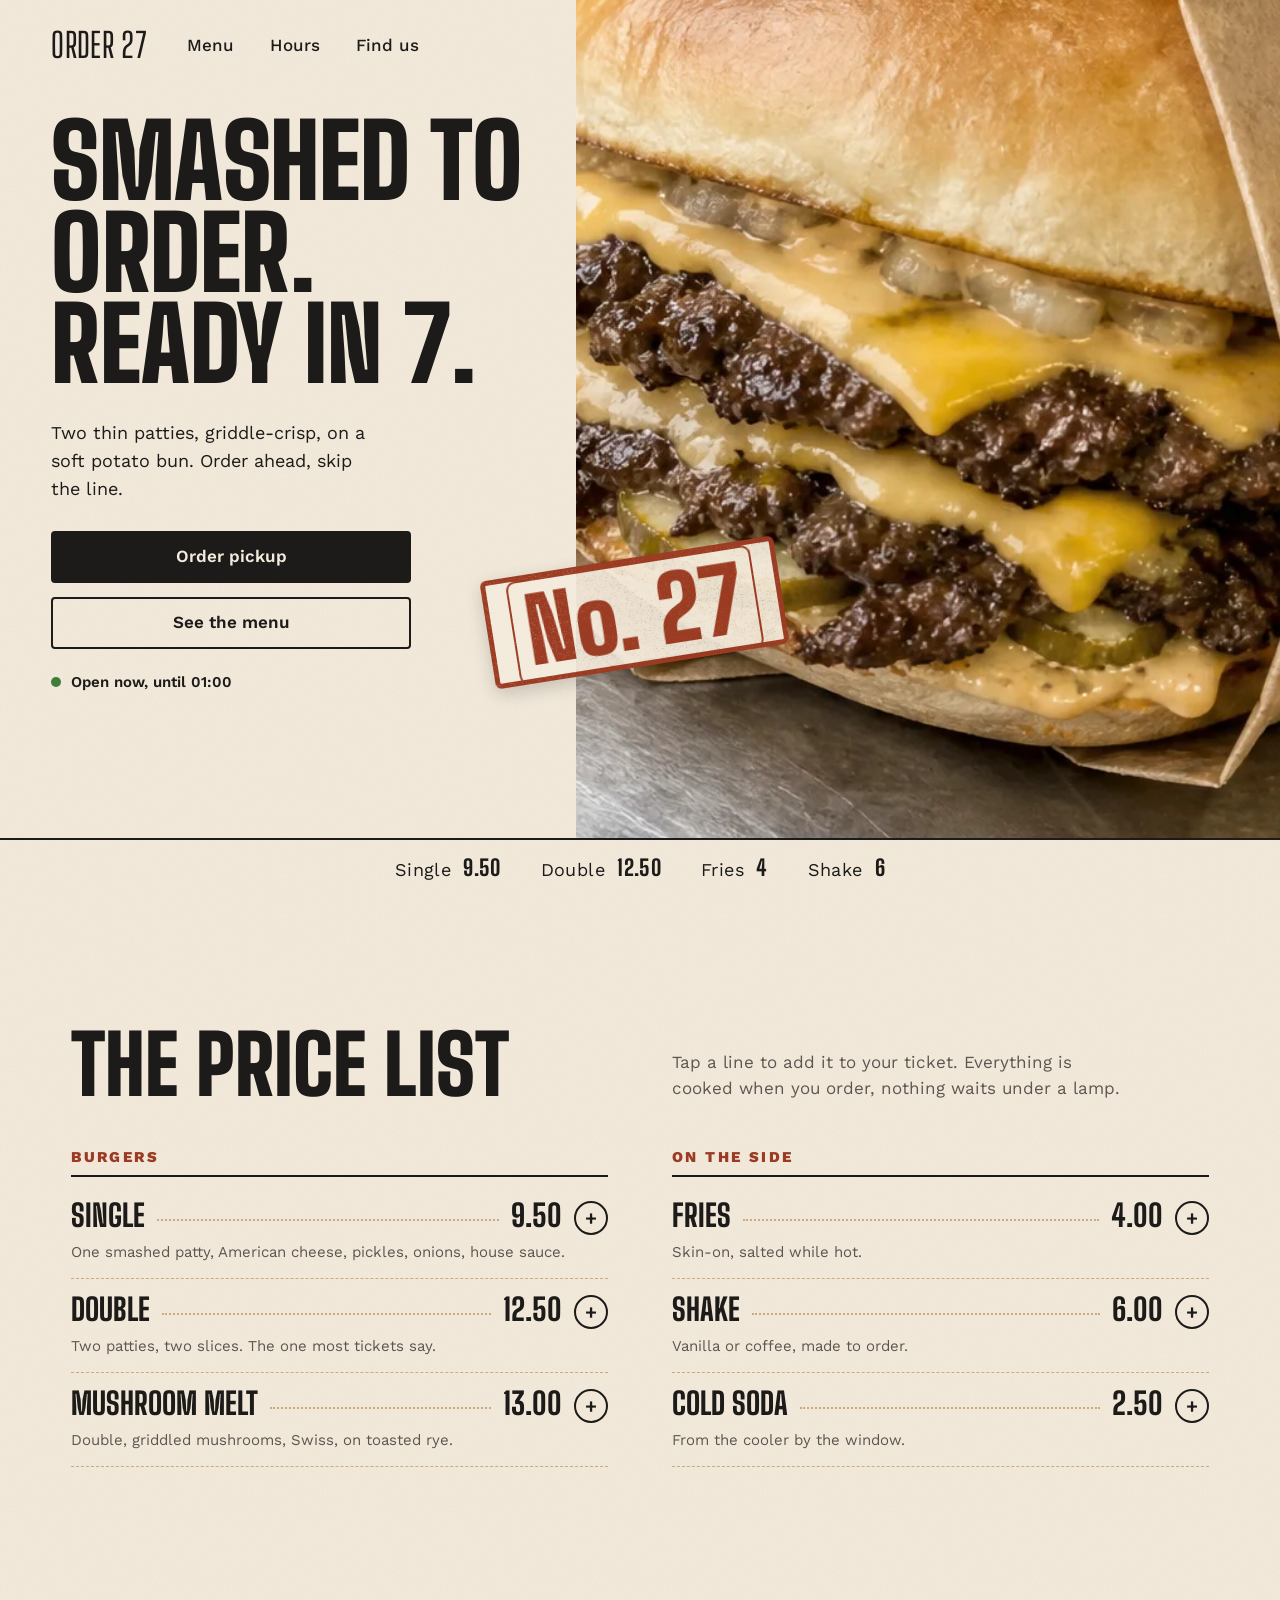
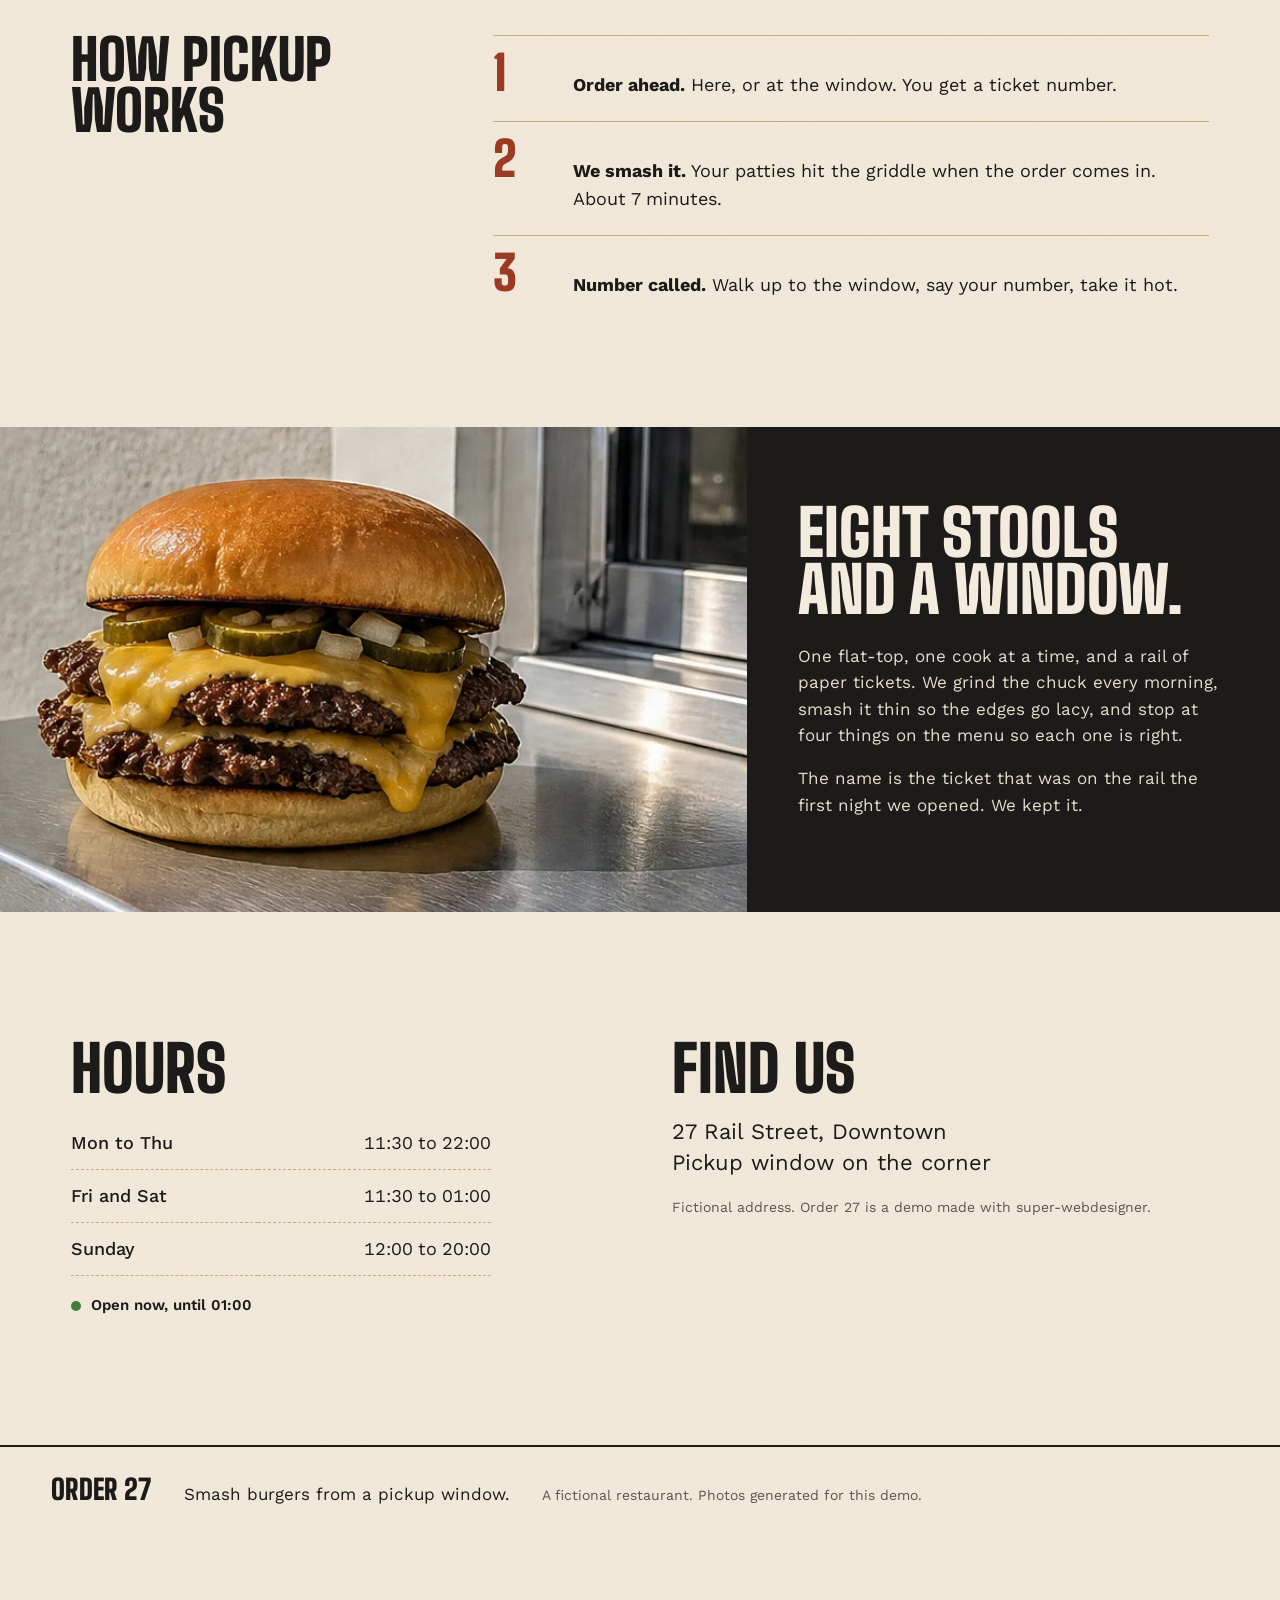
<file: examples/burger/super-webdesigner/site/index.html>
<!doctype html>
<html lang="en">
<head>
  <meta charset="utf-8">
  <meta name="viewport" content="width=device-width, initial-scale=1">
  <title>Order 27 · Smash burgers, ready in 7</title>
  <meta name="description" content="Smash burgers from a pickup window downtown. Order ahead, skip the line. A fictional restaurant made with the super-webdesigner skill.">
  <meta property="og:title" content="Order 27 · Smash burgers, ready in 7">
  <meta property="og:description" content="Smash burgers from a pickup window downtown. Order ahead, skip the line.">
  <meta property="og:image" content="img/burger-wrapped.webp">
  <link rel="icon" href="data:image/svg+xml,%3Csvg xmlns='http://www.w3.org/2000/svg' viewBox='0 0 64 64'%3E%3Crect width='64' height='64' rx='6' fill='%23F3EBDD'/%3E%3Ctext x='32' y='46' text-anchor='middle' font-family='Arial Narrow,Arial' font-weight='900' font-size='38' fill='%231C1B19'%3E27%3C/text%3E%3C/svg%3E">
  <link rel="preconnect" href="https://fonts.googleapis.com">
  <link rel="preconnect" href="https://fonts.gstatic.com" crossorigin>
  <link href="https://fonts.googleapis.com/css2?family=Big+Shoulders+Display:wght@800;900&family=Work+Sans:wght@400;500;600&display=swap" rel="stylesheet">
  <link rel="preload" as="image" href="img/burger-wrapped.webp">
  <link rel="stylesheet" href="styles.css">
</head>
<body>
  <!-- rough ink edge for the stamps -->
  <svg width="0" height="0" style="position:absolute" aria-hidden="true">
    <filter id="ink"><feTurbulence type="fractalNoise" baseFrequency=".9" numOctaves="2" seed="27"/><feColorMatrix values="0 0 0 0 0  0 0 0 0 0  0 0 0 0 0  0 0 0 -1.3 1.75"/><feComposite in="SourceGraphic" operator="in"/></filter>
  </svg>

  <a class="skip" href="#menu">Skip to the price list</a>

  <header class="hero" id="top">
    <div class="hero-text">
      <nav class="nav" aria-label="Main">
        <a class="logo" href="#top" aria-label="Order 27, home">ORDER 27</a>
        <ul>
          <li><a href="#menu">Menu</a></li>
          <li><a href="#hours">Hours</a></li>
          <li><a href="#find">Find us</a></li>
        </ul>
      </nav>

      <h1 class="title">Smashed to order. <span>Ready in 7.</span></h1>
      <p class="lede">Two thin patties, griddle-crisp, on a soft potato bun. Order ahead, skip the line.</p>
      <div class="actions">
        <a class="btn btn-fill" href="#menu" data-start-order>Order pickup</a>
        <a class="btn btn-line" href="#menu">See the menu</a>
      </div>
      <p class="open" data-open aria-live="polite"></p>
    </div>

    <figure class="hero-photo">
      <img src="img/burger-wrapped.webp" width="560" height="1160" alt="A double smash burger with melted cheese, pickles and onions, half wrapped in brown kraft paper on a steel counter" fetchpriority="high">
    </figure>

    <div class="stamp stamp-hero" aria-hidden="true"><span>No. 27</span></div>

    <ul class="strip" aria-label="Prices">
      <li>Single <b>9.50</b></li>
      <li>Double <b>12.50</b></li>
      <li>Fries <b>4</b></li>
      <li>Shake <b>6</b></li>
    </ul>
  </header>

  <main>
    <section class="menu" id="menu" aria-labelledby="menu-title">
      <div class="menu-head">
        <h2 id="menu-title">The price list</h2>
        <p>Tap a line to add it to your ticket. Everything is cooked when you order, nothing waits under a lamp.</p>
      </div>

      <div class="list" data-menu></div>
    </section>

    <section class="steps" aria-labelledby="steps-title">
      <h2 id="steps-title">How pickup works</h2>
      <ol>
        <li><p><b>Order ahead.</b> Here, or at the window. You get a ticket number.</p></li>
        <li><p><b>We smash it.</b> Your patties hit the griddle when the order comes in. About 7 minutes.</p></li>
        <li><p><b>Number called.</b> Walk up to the window, say your number, take it hot.</p></li>
      </ol>
    </section>

    <section class="counter" aria-labelledby="counter-title">
      <figure>
        <img src="img/burger-counter.webp" width="796" height="450" loading="lazy" alt="A double smash burger on the steel counter next to the pickup window">
      </figure>
      <div class="counter-text">
        <h2 id="counter-title">Eight stools and a window.</h2>
        <p>One flat-top, one cook at a time, and a rail of paper tickets. We grind the chuck every morning, smash it thin so the edges go lacy, and stop at four things on the menu so each one is right.</p>
        <p>The name is the ticket that was on the rail the first night we opened. We kept it.</p>
      </div>
    </section>

    <section class="visit" id="hours" aria-labelledby="hours-title">
      <div>
        <h2 id="hours-title">Hours</h2>
        <table class="hours">
          <tbody>
            <tr><th scope="row">Mon to Thu</th><td>11:30 to 22:00</td></tr>
            <tr><th scope="row">Fri and Sat</th><td>11:30 to 01:00</td></tr>
            <tr><th scope="row">Sunday</th><td>12:00 to 20:00</td></tr>
          </tbody>
        </table>
        <p class="open open-dark" data-open></p>
      </div>
      <div id="find">
        <h2>Find us</h2>
        <address>27 Rail Street, Downtown<br>Pickup window on the corner</address>
        <p class="small">Fictional address. Order 27 is a demo made with super-webdesigner.</p>
      </div>
    </section>
  </main>

  <footer class="foot">
    <span class="logo">ORDER 27</span>
    <span>Smash burgers from a pickup window.</span>
    <span class="small">A fictional restaurant. Photos generated for this demo.</span>
  </footer>

  <!-- the ticket -->
  <div class="bar" data-bar hidden>
    <span data-bar-count></span>
    <span class="bar-total" data-bar-total></span>
    <button class="btn btn-fill" type="button" data-open-ticket>See ticket</button>
  </div>

  <dialog class="ticket" data-ticket aria-labelledby="ticket-title">
    <form method="dialog">
      <h2 id="ticket-title">Your ticket</h2>
      <ul data-ticket-lines></ul>
      <p class="ticket-total"><span>Total</span><b data-ticket-total></b></p>
      <label for="ticket-name">Name for the window</label>
      <input id="ticket-name" name="name" maxlength="40" autocomplete="given-name" required>
      <div class="ticket-actions">
        <button class="btn btn-line" value="cancel" formnovalidate>Keep ordering</button>
        <button class="btn btn-fill" type="button" data-place>Place pickup order</button>
      </div>
      <div class="ticket-done" data-done hidden>
        <div class="stamp stamp-ticket" aria-hidden="true"><span data-done-number></span></div>
        <p data-done-text></p>
        <button class="btn btn-fill" value="done">Done</button>
      </div>
    </form>
  </dialog>

  <script src="script.js"></script>
</body>
</html>
</file>
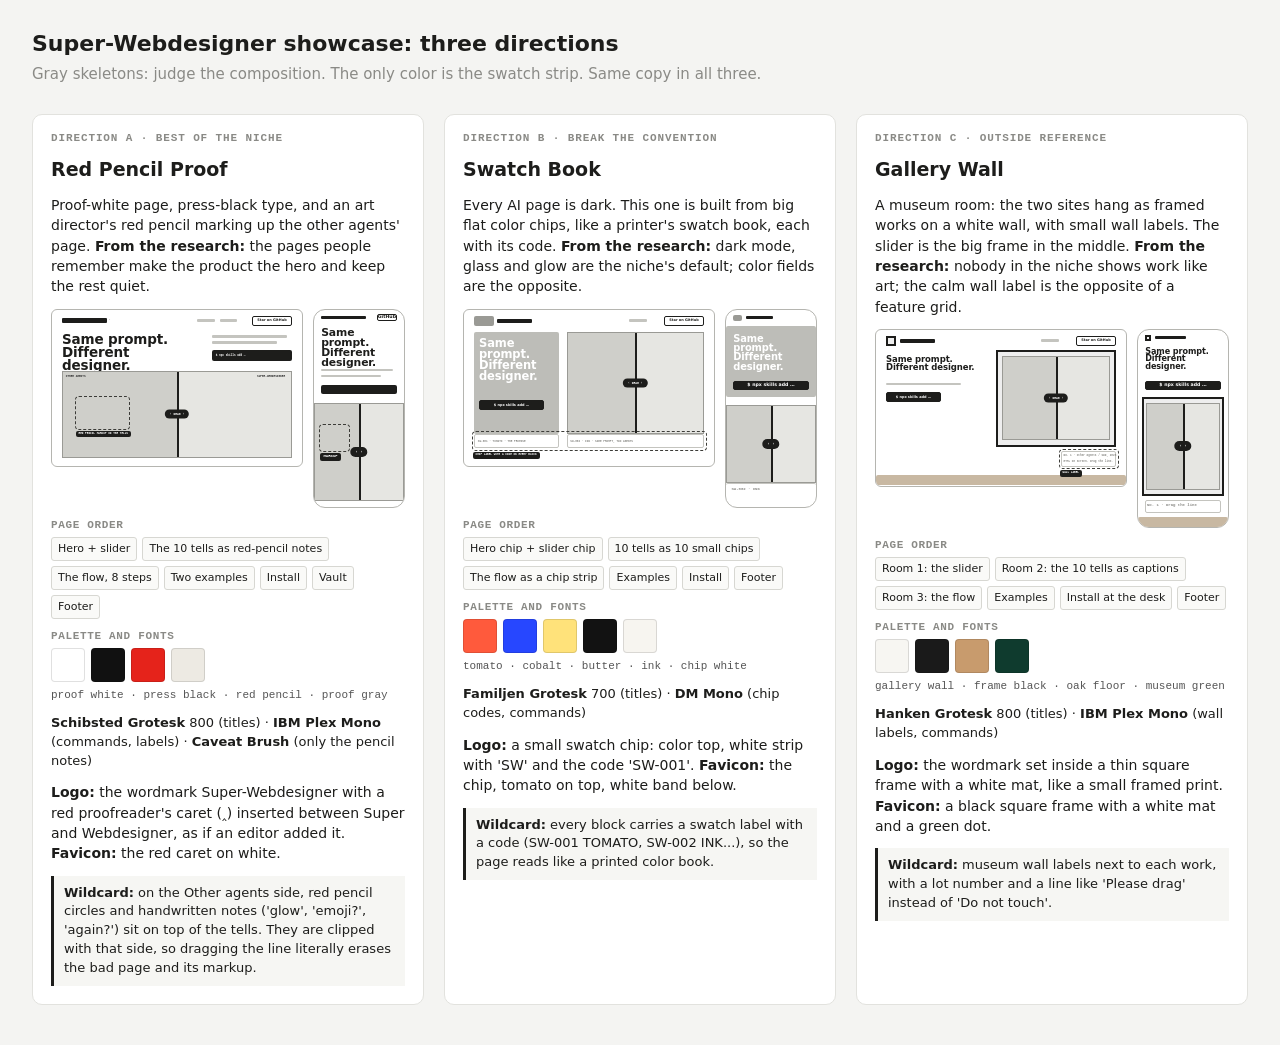
<file: design/archive-2026-10-20/skeletons.html>
<!doctype html>
<html lang="en"><head><meta charset="utf-8"><meta name="viewport" content="width=device-width, initial-scale=1">
<title>Super-Webdesigner showcase: three directions</title>
<style>
:root{--bg:#f4f4f2;--ink:#1d1d1b;--mute:#8a8a86;--block:#d6d6d2;--block2:#c4c4bf;--line:#b5b5b0}
*{box-sizing:border-box}body{margin:0;background:var(--bg);color:var(--ink);font:15px/1.45 system-ui,"Segoe UI",sans-serif}
header.top{padding:28px 32px 8px;max-width:1500px;margin:0 auto}header.top h1{font-size:22px;margin:0 0 4px}header.top p{margin:0;color:var(--mute)}
.dirs{display:grid;grid-template-columns:repeat(3,minmax(0,1fr));gap:20px;padding:20px 32px 40px;max-width:1500px;margin:0 auto}
@media(max-width:1100px){.dirs{grid-template-columns:1fr;padding:16px}}
.dir{background:#fff;border:1px solid #e2e2de;border-radius:10px;padding:18px;display:flex;flex-direction:column;gap:12px}
.dir h2{margin:0;font-size:19px}.tag{font:600 11px/1 ui-monospace,monospace;letter-spacing:.08em;color:var(--mute);text-transform:uppercase}
.why,.note{margin:0;font-size:14px}.why b,.note b{font-weight:600}
.frames{display:grid;grid-template-columns:1fr 92px;gap:10px;align-items:start}
.desk,.phone{container-type:inline-size;position:relative;overflow:hidden;background:#fff;border:1px solid var(--line)}
.desk{aspect-ratio:16/10;border-radius:6px}.phone{aspect-ratio:390/844;border-radius:12px}
.b{position:absolute;background:var(--block);border-radius:2px}.t{position:absolute;background:var(--ink);border-radius:1px}.s{position:absolute;background:var(--block2);border-radius:1px}
.ph{position:absolute;background:linear-gradient(to top right,transparent calc(50% - .6px),var(--line) 50%,transparent calc(50% + .6px)),linear-gradient(to top left,transparent calc(50% - .6px),var(--line) 50%,transparent calc(50% + .6px)),var(--block)}
.frame{position:absolute;border:2.5px solid var(--ink);background:#fff;box-shadow:inset 0 0 0 5px #eee}
.btn{position:absolute;border:1.5px solid var(--ink);border-radius:2px;font-weight:600;display:flex;align-items:center;justify-content:center;background:#fff;color:var(--ink);white-space:nowrap;overflow:hidden}
.btn.f{background:var(--ink);color:#fff}.desk .btn{font-size:1.4cqw}.phone .btn{font-size:5.2cqw}
.txt{position:absolute;font-weight:800;color:var(--ink);line-height:.95;letter-spacing:-.01em}
.lbl{position:absolute;font:600 8px/1.2 ui-monospace,monospace;color:var(--mute);white-space:nowrap}.desk .lbl{font-size:1.1cqw}.phone .lbl{font-size:4.4cqw}
.wild{position:absolute;border:1.5px dashed #3c3c38;border-radius:4px}
.wild::after{content:attr(data-w);position:absolute;left:0;top:calc(100% + 2px);white-space:nowrap;font:700 1.1cqw/1 ui-monospace,monospace;background:#1d1d1b;color:#fff;padding:2px 3px;border-radius:2px;z-index:3}
.phone .wild::after{font-size:4.4cqw}
.slider{position:absolute;background:linear-gradient(90deg,#cfcfca 0 50%,#e6e6e2 50% 100%);border:1.5px solid #9a9a95}
.slider i{position:absolute;left:50%;top:0;bottom:0;width:2px;background:var(--ink)}
.slider span{position:absolute;left:50%;top:50%;transform:translate(-50%,-50%);background:var(--ink);color:#fff;font:700 1.2cqw/1 ui-monospace,monospace;padding:3px 5px;border-radius:99px}
.phone .slider span{font-size:4.6cqw}
.order{display:flex;flex-wrap:wrap;gap:5px}.order span{font-size:11px;border:1px solid #d7d7d2;border-radius:3px;padding:3px 6px;background:#fafaf8}
.sw{display:flex;gap:6px;align-items:center;flex-wrap:wrap}.sw i{width:34px;height:34px;border-radius:4px;border:1px solid rgba(0,0,0,.12);display:block}.sw small{font:11px/1.3 ui-monospace,monospace;color:#555}
.fonts{font-size:13px;margin:0}.wildnote{font-size:13px;margin:0;padding:8px 10px;border-left:3px solid var(--ink);background:#f6f6f3}
h3{margin:0 0 6px;font:600 11px/1 ui-monospace,monospace;letter-spacing:.06em;color:var(--mute);text-transform:uppercase}
</style></head><body>
<header class="top"><h1>Super-Webdesigner showcase: three directions</h1><p>Gray skeletons: judge the composition. The only color is the swatch strip. Same copy in all three.</p></header>
<main class="dirs">
  <section class="dir">
    <div class="tag">Direction A · best of the niche</div>
    <h2>Red Pencil Proof</h2>
    <p class="why">Proof-white page, press-black type, and an art director's red pencil marking up the other agents' page. <b>From the research:</b> the pages people remember make the product the hero and keep the rest quiet.</p>
    <div class="frames">
      <div class="desk"><div class="t" style="left:4%;top:5%;width:18%;height:3.2%;"></div><div class="lbl" style="left:22.6%;top:4.6%;">‸</div><div class="s" style="left:58%;top:6%;width:7%;height:1.6%;"></div><div class="s" style="left:67%;top:6%;width:7%;height:1.6%;"></div><div class="btn" style="left:80%;top:3.6%;width:16%;height:6.4%;">Star on GitHub</div><div class="txt" style="left:4%;top:15%;width:56%;font-size:5.4cqw;">Same prompt. Different designer.</div><div class="s" style="left:64%;top:16%;width:30%;height:1.8%;"></div><div class="s" style="left:64%;top:20%;width:26%;height:1.8%;"></div><div class="b" style="left:64%;top:26%;width:32%;height:7%;background:#1d1d1b"></div><div class="lbl" style="left:65.5%;top:28.4%;color:#fff">$ npx skills add …</div><div class="slider" style="left:4%;top:39%;width:92%;height:56%;"><i></i><span>‹ DRAG ›</span></div><div class="lbl" style="left:5.5%;top:41.5%;color:#333">OTHER AGENTS</div><div class="lbl" style="left:82%;top:41.5%;color:#333">SUPER-WEBDESIGNER</div><div class="wild" style="left:9%;top:55%;width:22%;height:22%;" data-w="RED PENCIL MARKUP ON THE TELLS"></div></div>
      <div class="phone"><div class="t" style="left:8%;top:3%;width:50%;height:1.8%;"></div><div class="btn" style="left:70%;top:2%;width:22%;height:3.4%;">GitHub</div><div class="txt" style="left:8%;top:9%;width:84%;font-size:12cqw;">Same prompt. Different designer.</div><div class="s" style="left:8%;top:30%;width:80%;height:1.2%;"></div><div class="s" style="left:8%;top:33%;width:66%;height:1.2%;"></div><div class="b" style="left:8%;top:38%;width:84%;height:4.6%;background:#1d1d1b"></div><div class="slider" style="left:0%;top:47%;width:100%;height:50%;"><i></i><span>‹ ›</span></div><div class="wild" style="left:6%;top:58%;width:34%;height:14%;" data-w="MARKUP"></div></div>
    </div>
    <div><h3>Page order</h3><div class="order"><span>Hero + slider</span><span>The 10 tells as red-pencil notes</span><span>The flow, 8 steps</span><span>Two examples</span><span>Install</span><span>Vault</span><span>Footer</span></div></div>
    <div><h3>Palette and fonts</h3><div class="sw"><i style="background:#FFFFFF"></i><i style="background:#111111"></i><i style="background:#E5231B"></i><i style="background:#EDEAE3"></i><small>proof white · press black · red pencil · proof gray</small></div></div>
    <p class="fonts"><b>Schibsted Grotesk</b> 800 (titles) · <b>IBM Plex Mono</b> (commands, labels) · <b>Caveat Brush</b> (only the pencil notes)</p>
    <p class="note"><b>Logo:</b> the wordmark Super-Webdesigner with a red proofreader's caret (‸) inserted between Super and Webdesigner, as if an editor added it. <b>Favicon:</b> the red caret on white.</p>
    <p class="wildnote"><b>Wildcard:</b> on the Other agents side, red pencil circles and handwritten notes ('glow', 'emoji?', 'again?') sit on top of the tells. They are clipped with that side, so dragging the line literally erases the bad page and its markup.</p>
  </section>
  <section class="dir">
    <div class="tag">Direction B · break the convention</div>
    <h2>Swatch Book</h2>
    <p class="why">Every AI page is dark. This one is built from big flat color chips, like a printer's swatch book, each with its code. <b>From the research:</b> dark mode, glass and glow are the niche's default; color fields are the opposite.</p>
    <div class="frames">
      <div class="desk"><div class="b" style="left:4%;top:4%;width:8%;height:6%;background:#9a9a95"></div><div class="t" style="left:13%;top:5.6%;width:14%;height:2.8%;"></div><div class="s" style="left:66%;top:6%;width:7%;height:1.6%;"></div><div class="btn" style="left:80%;top:3.6%;width:16%;height:6.4%;">Star on GitHub</div><div class="b" style="left:4%;top:14%;width:34%;height:66%;background:#bdbdb8"></div><div class="txt" style="left:6%;top:18%;width:30%;font-size:4.6cqw;color:#fff">Same prompt. Different designer.</div><div class="btn f" style="left:6%;top:58%;width:26%;height:6.4%;">$ npx skills add …</div><div class="b" style="left:4%;top:80%;width:34%;height:9%;background:#fff;border:1px solid #c4c4bf"></div><div class="lbl" style="left:5.5%;top:83.5%;">SW-001 · TOMATO · THE PROMISE</div><div class="slider" style="left:41%;top:14%;width:55%;height:66%;"><i></i><span>‹ DRAG ›</span></div><div class="b" style="left:41%;top:80%;width:55%;height:9%;background:#fff;border:1px solid #c4c4bf"></div><div class="lbl" style="left:42.5%;top:83.5%;">SW-002 · INK · SAME PROMPT, TWO AGENTS</div><div class="wild" style="left:3%;top:78%;width:94%;height:13%;" data-w="CHIP LABEL WITH A CODE ON EVERY BLOCK"></div></div>
      <div class="phone"><div class="b" style="left:8%;top:2.4%;width:10%;height:3.2%;background:#9a9a95"></div><div class="t" style="left:22%;top:3.2%;width:30%;height:1.6%;"></div><div class="b" style="left:0%;top:8%;width:100%;height:36%;background:#bdbdb8"></div><div class="txt" style="left:8%;top:12%;width:84%;font-size:11cqw;color:#fff">Same prompt. Different designer.</div><div class="btn f" style="left:8%;top:36%;width:84%;height:4.6%;">$ npx skills add …</div><div class="slider" style="left:0%;top:48%;width:100%;height:40%;"><i></i><span>‹ ›</span></div><div class="b" style="left:0%;top:88%;width:100%;height:6%;background:#fff;border-top:1px solid #c4c4bf"></div><div class="lbl" style="left:6%;top:90%;">SW-002 · INK</div></div>
    </div>
    <div><h3>Page order</h3><div class="order"><span>Hero chip + slider chip</span><span>10 tells as 10 small chips</span><span>The flow as a chip strip</span><span>Examples</span><span>Install</span><span>Footer</span></div></div>
    <div><h3>Palette and fonts</h3><div class="sw"><i style="background:#FF5A3C"></i><i style="background:#2747FF"></i><i style="background:#FFE27A"></i><i style="background:#121212"></i><i style="background:#F7F5F0"></i><small>tomato · cobalt · butter · ink · chip white</small></div></div>
    <p class="fonts"><b>Familjen Grotesk</b> 700 (titles) · <b>DM Mono</b> (chip codes, commands)</p>
    <p class="note"><b>Logo:</b> a small swatch chip: color top, white strip with 'SW' and the code 'SW-001'. <b>Favicon:</b> the chip, tomato on top, white band below.</p>
    <p class="wildnote"><b>Wildcard:</b> every block carries a swatch label with a code (SW-001 TOMATO, SW-002 INK...), so the page reads like a printed color book.</p>
  </section>
  <section class="dir">
    <div class="tag">Direction C · outside reference</div>
    <h2>Gallery Wall</h2>
    <p class="why">A museum room: the two sites hang as framed works on a white wall, with small wall labels. The slider is the big frame in the middle. <b>From the research:</b> nobody in the niche shows work like art; the calm wall label is the opposite of a feature grid.</p>
    <div class="frames">
      <div class="desk"><div class="frame" style="left:4%;top:4%;width:4%;height:6%;"></div><div class="t" style="left:9.5%;top:5.6%;width:14%;height:2.8%;"></div><div class="s" style="left:66%;top:6%;width:7%;height:1.6%;"></div><div class="btn" style="left:80%;top:3.6%;width:16%;height:6.4%;">Star on GitHub</div><div class="txt" style="left:4%;top:16%;width:40%;font-size:3.4cqw;">Same prompt. Different designer.</div><div class="s" style="left:4%;top:34%;width:30%;height:1.6%;"></div><div class="btn f" style="left:4%;top:40%;width:22%;height:6.4%;">$ npx skills add …</div><div class="frame" style="left:48%;top:13%;width:48%;height:62%;"></div><div class="slider" style="left:50.5%;top:17%;width:43%;height:54%;"><i></i><span>‹ DRAG ›</span></div><div class="b" style="left:74%;top:78%;width:22%;height:10%;background:#fff;border:1px solid #c4c4bf"></div><div class="lbl" style="left:75%;top:80%;">No. 1 · Other agents / SWD, 2026</div><div class="lbl" style="left:75%;top:83.5%;">HTML on screen. Drag the line.</div><div class="b" style="left:0%;top:93%;width:100%;height:7%;background:#c8b8a2"></div><div class="wild" style="left:73%;top:76.5%;width:24%;height:13%;" data-w="WALL LABEL"></div></div>
      <div class="phone"><div class="frame" style="left:8%;top:2.4%;width:7%;height:3.2%;"></div><div class="t" style="left:19%;top:3.2%;width:34%;height:1.6%;"></div><div class="txt" style="left:8%;top:9%;width:84%;font-size:9cqw;">Same prompt. Different designer.</div><div class="btn f" style="left:8%;top:26%;width:84%;height:4.6%;">$ npx skills add …</div><div class="frame" style="left:4%;top:34%;width:92%;height:50%;"></div><div class="slider" style="left:9%;top:37%;width:82%;height:44%;"><i></i><span>‹ ›</span></div><div class="b" style="left:8%;top:86%;width:84%;height:7%;background:#fff;border:1px solid #c4c4bf"></div><div class="lbl" style="left:10%;top:88%;">No. 1 · Drag the line</div><div class="b" style="left:0%;top:95%;width:100%;height:5%;background:#c8b8a2"></div></div>
    </div>
    <div><h3>Page order</h3><div class="order"><span>Room 1: the slider</span><span>Room 2: the 10 tells as captions</span><span>Room 3: the flow</span><span>Examples</span><span>Install at the desk</span><span>Footer</span></div></div>
    <div><h3>Palette and fonts</h3><div class="sw"><i style="background:#F7F6F2"></i><i style="background:#1A1A1A"></i><i style="background:#C89B6D"></i><i style="background:#0F3B2E"></i><small>gallery wall · frame black · oak floor · museum green</small></div></div>
    <p class="fonts"><b>Hanken Grotesk</b> 800 (titles) · <b>IBM Plex Mono</b> (wall labels, commands)</p>
    <p class="note"><b>Logo:</b> the wordmark set inside a thin square frame with a white mat, like a small framed print. <b>Favicon:</b> a black square frame with a white mat and a green dot.</p>
    <p class="wildnote"><b>Wildcard:</b> museum wall labels next to each work, with a lot number and a line like 'Please drag' instead of 'Do not touch'.</p>
  </section></main></body></html>
</file>
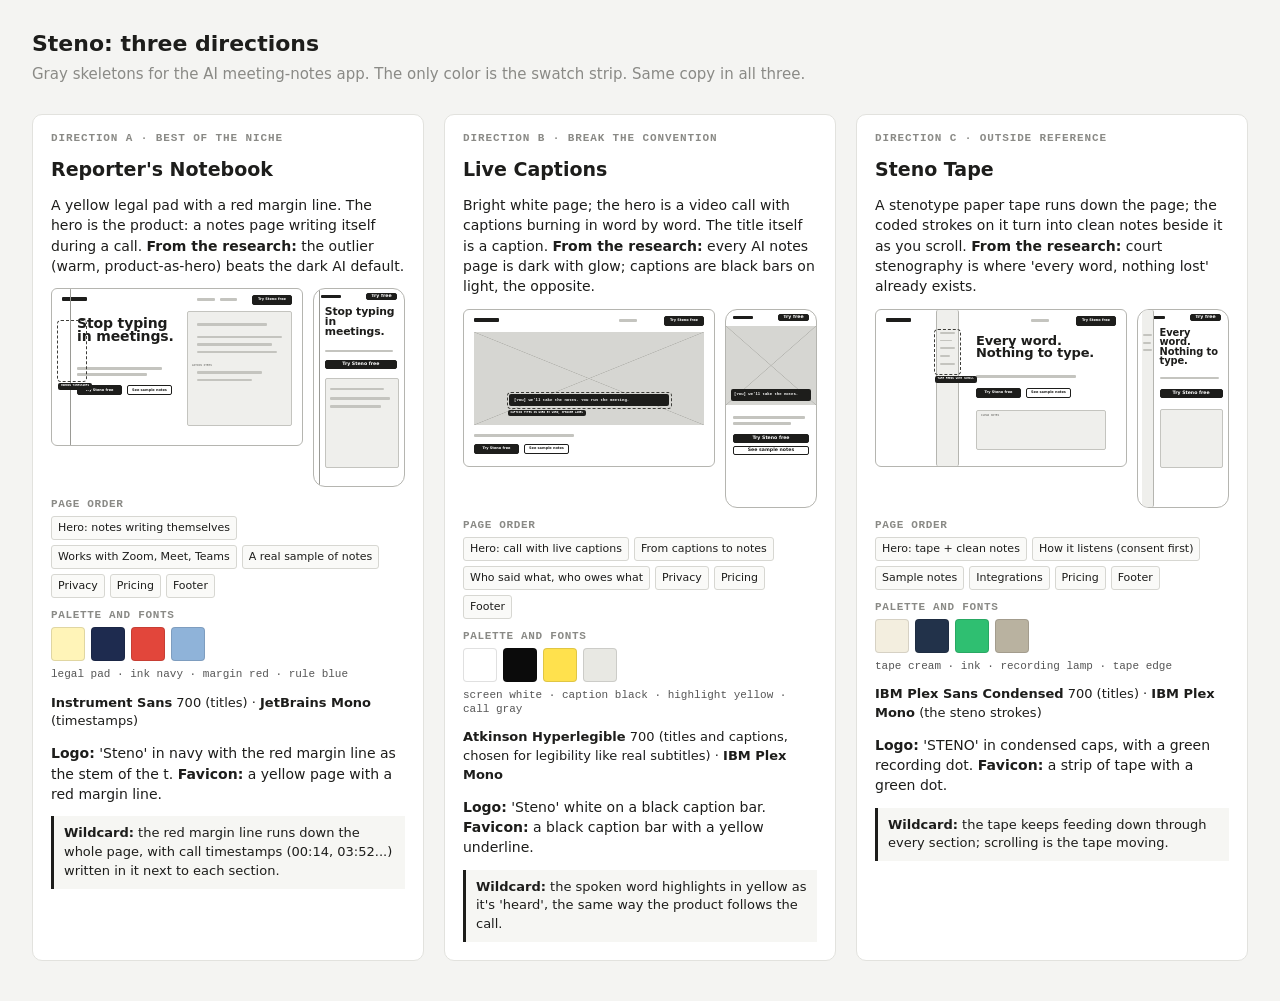
<file: examples/ai-notes/off-template/skeletons.html>
<!doctype html>
<html lang="en"><head><meta charset="utf-8"><meta name="viewport" content="width=device-width, initial-scale=1">
<title>Steno: three directions</title>
<style>
:root{--bg:#f4f4f2;--ink:#1d1d1b;--mute:#8a8a86;--block:#d6d6d2;--block2:#c4c4bf;--line:#b5b5b0}
*{box-sizing:border-box}body{margin:0;background:var(--bg);color:var(--ink);font:15px/1.45 system-ui,"Segoe UI",sans-serif}
header.top{padding:28px 32px 8px;max-width:1500px;margin:0 auto}header.top h1{font-size:22px;margin:0 0 4px}header.top p{margin:0;color:var(--mute)}
.dirs{display:grid;grid-template-columns:repeat(3,minmax(0,1fr));gap:20px;padding:20px 32px 40px;max-width:1500px;margin:0 auto}
@media(max-width:1100px){.dirs{grid-template-columns:1fr;padding:16px}}
.dir{background:#fff;border:1px solid #e2e2de;border-radius:10px;padding:18px;display:flex;flex-direction:column;gap:12px}
.dir h2{margin:0;font-size:19px}.tag{font:600 11px/1 ui-monospace,monospace;letter-spacing:.08em;color:var(--mute);text-transform:uppercase}
.why,.note{margin:0;font-size:14px}.why b,.note b{font-weight:600}
.frames{display:grid;grid-template-columns:1fr 92px;gap:10px;align-items:start}
.desk,.phone{container-type:inline-size;position:relative;overflow:hidden;background:#fff;border:1px solid var(--line)}
.desk{aspect-ratio:16/10;border-radius:6px}.phone{aspect-ratio:390/844;border-radius:12px}
.b{position:absolute;background:var(--block);border-radius:2px}.t{position:absolute;background:var(--ink);border-radius:1px}.s{position:absolute;background:var(--block2);border-radius:1px}
.ph{position:absolute;background:linear-gradient(to top right,transparent calc(50% - .6px),var(--line) 50%,transparent calc(50% + .6px)),linear-gradient(to top left,transparent calc(50% - .6px),var(--line) 50%,transparent calc(50% + .6px)),var(--block)}
.frame{position:absolute;border:2.5px solid var(--ink);background:#fff;box-shadow:inset 0 0 0 5px #eee}
.btn{position:absolute;border:1.5px solid var(--ink);border-radius:2px;font-weight:600;display:flex;align-items:center;justify-content:center;background:#fff;color:var(--ink);white-space:nowrap;overflow:hidden}
.btn.f{background:var(--ink);color:#fff}.desk .btn{font-size:1.4cqw}.phone .btn{font-size:5.2cqw}
.txt{position:absolute;font-weight:800;color:var(--ink);line-height:.95;letter-spacing:-.01em}
.lbl{position:absolute;font:600 8px/1.2 ui-monospace,monospace;color:var(--mute);white-space:nowrap}.desk .lbl{font-size:1.1cqw}.phone .lbl{font-size:4.4cqw}
.wild{position:absolute;border:1.5px dashed #3c3c38;border-radius:4px}
.wild::after{content:attr(data-w);position:absolute;left:0;top:calc(100% + 2px);white-space:nowrap;font:700 1.1cqw/1 ui-monospace,monospace;background:#1d1d1b;color:#fff;padding:2px 3px;border-radius:2px;z-index:3}
.phone .wild::after{font-size:4.4cqw}
.slider{position:absolute;background:linear-gradient(90deg,#cfcfca 0 50%,#e6e6e2 50% 100%);border:1.5px solid #9a9a95}
.slider i{position:absolute;left:50%;top:0;bottom:0;width:2px;background:var(--ink)}
.slider span{position:absolute;left:50%;top:50%;transform:translate(-50%,-50%);background:var(--ink);color:#fff;font:700 1.2cqw/1 ui-monospace,monospace;padding:3px 5px;border-radius:99px}
.phone .slider span{font-size:4.6cqw}
.order{display:flex;flex-wrap:wrap;gap:5px}.order span{font-size:11px;border:1px solid #d7d7d2;border-radius:3px;padding:3px 6px;background:#fafaf8}
.sw{display:flex;gap:6px;align-items:center;flex-wrap:wrap}.sw i{width:34px;height:34px;border-radius:4px;border:1px solid rgba(0,0,0,.12);display:block}.sw small{font:11px/1.3 ui-monospace,monospace;color:#555}
.fonts{font-size:13px;margin:0}.wildnote{font-size:13px;margin:0;padding:8px 10px;border-left:3px solid var(--ink);background:#f6f6f3}
h3{margin:0 0 6px;font:600 11px/1 ui-monospace,monospace;letter-spacing:.06em;color:var(--mute);text-transform:uppercase}
</style></head><body>
<header class="top"><h1>Steno: three directions</h1><p>Gray skeletons for the AI meeting-notes app. The only color is the swatch strip. Same copy in all three.</p></header>
<main class="dirs">
  <section class="dir">
    <div class="tag">Direction A · best of the niche</div>
    <h2>Reporter's Notebook</h2>
    <p class="why">A yellow legal pad with a red margin line. The hero is the product: a notes page writing itself during a call. <b>From the research:</b> the outlier (warm, product-as-hero) beats the dark AI default.</p>
    <div class="frames">
      <div class="desk"><div class="t" style="left:4%;top:5%;width:10%;height:3%;"></div><div class="s" style="left:58%;top:6%;width:7%;height:1.6%;"></div><div class="s" style="left:67%;top:6%;width:7%;height:1.6%;"></div><div class="btn f" style="left:80%;top:3.6%;width:16%;height:6.4%;">Try Steno free</div><div class="b" style="left:7%;top:0%;width:0.5%;height:100%;background:#9a9a95"></div><div class="txt" style="left:10%;top:18%;width:40%;font-size:5.6cqw;">Stop typing in meetings.</div><div class="s" style="left:10%;top:50%;width:34%;height:1.8%;"></div><div class="s" style="left:10%;top:54%;width:28%;height:1.8%;"></div><div class="btn f" style="left:10%;top:62%;width:18%;height:6.4%;">Try Steno free</div><div class="btn" style="left:30%;top:62%;width:18%;height:6.4%;">See sample notes</div><div class="b" style="left:54%;top:14%;width:42%;height:74%;background:#efefec;border:1px solid #c4c4bf"></div><div class="s" style="left:58%;top:22%;width:28%;height:2%;"></div><div class="s" style="left:58%;top:30%;width:34%;height:1.4%;"></div><div class="s" style="left:58%;top:35%;width:30%;height:1.4%;"></div><div class="s" style="left:58%;top:40%;width:32%;height:1.4%;"></div><div class="lbl" style="left:56%;top:48%;">ACTION ITEMS</div><div class="s" style="left:58%;top:53%;width:26%;height:1.4%;"></div><div class="s" style="left:58%;top:58%;width:22%;height:1.4%;"></div><div class="wild" style="left:2%;top:20%;width:12%;height:40%;" data-w="MARGIN TIMESTAMPS"></div></div>
      <div class="phone"><div class="t" style="left:8%;top:3%;width:22%;height:1.8%;"></div><div class="btn f" style="left:58%;top:2%;width:34%;height:3.4%;">Try free</div><div class="b" style="left:6%;top:0%;width:1%;height:100%;background:#9a9a95"></div><div class="txt" style="left:12%;top:9%;width:80%;font-size:12cqw;">Stop typing in meetings.</div><div class="s" style="left:12%;top:31%;width:76%;height:1.2%;"></div><div class="btn f" style="left:12%;top:36%;width:80%;height:4.6%;">Try Steno free</div><div class="b" style="left:12%;top:45%;width:82%;height:46%;background:#efefec;border:1px solid #c4c4bf"></div><div class="s" style="left:18%;top:50%;width:60%;height:1.4%;"></div><div class="s" style="left:18%;top:55%;width:66%;height:1.2%;"></div><div class="s" style="left:18%;top:59%;width:56%;height:1.2%;"></div></div>
    </div>
    <div><h3>Page order</h3><div class="order"><span>Hero: notes writing themselves</span><span>Works with Zoom, Meet, Teams</span><span>A real sample of notes</span><span>Privacy</span><span>Pricing</span><span>Footer</span></div></div>
    <div><h3>Palette and fonts</h3><div class="sw"><i style="background:#FFF4B8"></i><i style="background:#1E2B4F"></i><i style="background:#E2463B"></i><i style="background:#8FB3D9"></i><small>legal pad · ink navy · margin red · rule blue</small></div></div>
    <p class="fonts"><b>Instrument Sans</b> 700 (titles) · <b>JetBrains Mono</b> (timestamps)</p>
    <p class="note"><b>Logo:</b> 'Steno' in navy with the red margin line as the stem of the t. <b>Favicon:</b> a yellow page with a red margin line.</p>
    <p class="wildnote"><b>Wildcard:</b> the red margin line runs down the whole page, with call timestamps (00:14, 03:52...) written in it next to each section.</p>
  </section>
  <section class="dir">
    <div class="tag">Direction B · break the convention</div>
    <h2>Live Captions</h2>
    <p class="why">Bright white page; the hero is a video call with captions burning in word by word. The title itself is a caption. <b>From the research:</b> every AI notes page is dark with glow; captions are black bars on light, the opposite.</p>
    <div class="frames">
      <div class="desk"><div class="t" style="left:4%;top:5%;width:10%;height:3%;"></div><div class="s" style="left:62%;top:6%;width:7%;height:1.6%;"></div><div class="btn f" style="left:80%;top:3.6%;width:16%;height:6.4%;">Try Steno free</div><div class="ph" style="left:4%;top:14%;width:92%;height:60%;"></div><div class="b" style="left:18%;top:54%;width:64%;height:8%;background:#1d1d1b"></div><div class="lbl" style="left:20%;top:56.5%;color:#fff;font-size:1.6cqw">[You]  We'll take the notes. You run the meeting.</div><div class="wild" style="left:17%;top:52.5%;width:66%;height:11%;" data-w="CAPTION TYPES IN WORD BY WORD, SPEAKER LABEL"></div><div class="s" style="left:4%;top:80%;width:40%;height:1.8%;"></div><div class="btn f" style="left:4%;top:86%;width:18%;height:6.4%;">Try Steno free</div><div class="btn" style="left:24%;top:86%;width:18%;height:6.4%;">See sample notes</div></div>
      <div class="phone"><div class="t" style="left:8%;top:3%;width:22%;height:1.8%;"></div><div class="btn f" style="left:58%;top:2%;width:34%;height:3.4%;">Try free</div><div class="ph" style="left:0%;top:8%;width:100%;height:40%;"></div><div class="b" style="left:6%;top:40%;width:88%;height:6%;background:#1d1d1b"></div><div class="lbl" style="left:9%;top:41.8%;color:#fff">[You] We'll take the notes.</div><div class="s" style="left:8%;top:54%;width:80%;height:1.2%;"></div><div class="s" style="left:8%;top:57%;width:64%;height:1.2%;"></div><div class="btn f" style="left:8%;top:63%;width:84%;height:4.6%;">Try Steno free</div><div class="btn" style="left:8%;top:69%;width:84%;height:4.6%;">See sample notes</div></div>
    </div>
    <div><h3>Page order</h3><div class="order"><span>Hero: call with live captions</span><span>From captions to notes</span><span>Who said what, who owes what</span><span>Privacy</span><span>Pricing</span><span>Footer</span></div></div>
    <div><h3>Palette and fonts</h3><div class="sw"><i style="background:#FFFFFF"></i><i style="background:#0B0B0B"></i><i style="background:#FFE14D"></i><i style="background:#E8E8E3"></i><small>screen white · caption black · highlight yellow · call gray</small></div></div>
    <p class="fonts"><b>Atkinson Hyperlegible</b> 700 (titles and captions, chosen for legibility like real subtitles) · <b>IBM Plex Mono</b></p>
    <p class="note"><b>Logo:</b> 'Steno' white on a black caption bar. <b>Favicon:</b> a black caption bar with a yellow underline.</p>
    <p class="wildnote"><b>Wildcard:</b> the spoken word highlights in yellow as it's 'heard', the same way the product follows the call.</p>
  </section>
  <section class="dir">
    <div class="tag">Direction C · outside reference</div>
    <h2>Steno Tape</h2>
    <p class="why">A stenotype paper tape runs down the page; the coded strokes on it turn into clean notes beside it as you scroll. <b>From the research:</b> court stenography is where 'every word, nothing lost' already exists.</p>
    <div class="frames">
      <div class="desk"><div class="t" style="left:4%;top:5%;width:10%;height:3%;"></div><div class="s" style="left:62%;top:6%;width:7%;height:1.6%;"></div><div class="btn f" style="left:80%;top:3.6%;width:16%;height:6.4%;">Try Steno free</div><div class="b" style="left:24%;top:0%;width:9%;height:100%;background:#efefec;border-left:1px solid #b5b5b0;border-right:1px solid #b5b5b0"></div><div class="s" style="left:25.5%;top:14%;width:6%;height:1.2%;"></div><div class="s" style="left:25.5%;top:19%;width:5%;height:1.2%;"></div><div class="s" style="left:25.5%;top:24%;width:6%;height:1.2%;"></div><div class="s" style="left:25.5%;top:29%;width:4%;height:1.2%;"></div><div class="s" style="left:25.5%;top:34%;width:6%;height:1.2%;"></div><div class="wild" style="left:23%;top:12%;width:11%;height:30%;" data-w="TAPE FEEDS WITH SCROLL"></div><div class="txt" style="left:40%;top:16%;width:54%;font-size:5.2cqw;">Every word. Nothing to type.</div><div class="s" style="left:40%;top:42%;width:40%;height:1.8%;"></div><div class="btn f" style="left:40%;top:50%;width:18%;height:6.4%;">Try Steno free</div><div class="btn" style="left:60%;top:50%;width:18%;height:6.4%;">See sample notes</div><div class="b" style="left:40%;top:64%;width:52%;height:26%;background:#efefec;border:1px solid #c4c4bf"></div><div class="lbl" style="left:42%;top:67%;">CLEAN NOTES</div></div>
      <div class="phone"><div class="t" style="left:8%;top:3%;width:22%;height:1.8%;"></div><div class="btn f" style="left:58%;top:2%;width:34%;height:3.4%;">Try free</div><div class="b" style="left:4%;top:0%;width:14%;height:100%;background:#efefec;border-right:1px solid #b5b5b0"></div><div class="s" style="left:6%;top:12%;width:10%;height:1%;"></div><div class="s" style="left:6%;top:16%;width:8%;height:1%;"></div><div class="s" style="left:6%;top:20%;width:10%;height:1%;"></div><div class="txt" style="left:24%;top:9%;width:70%;font-size:11cqw;">Every word. Nothing to type.</div><div class="s" style="left:24%;top:34%;width:66%;height:1.2%;"></div><div class="btn f" style="left:24%;top:40%;width:70%;height:4.6%;">Try Steno free</div><div class="b" style="left:24%;top:50%;width:70%;height:30%;background:#efefec;border:1px solid #c4c4bf"></div></div>
    </div>
    <div><h3>Page order</h3><div class="order"><span>Hero: tape + clean notes</span><span>How it listens (consent first)</span><span>Sample notes</span><span>Integrations</span><span>Pricing</span><span>Footer</span></div></div>
    <div><h3>Palette and fonts</h3><div class="sw"><i style="background:#F3EEDF"></i><i style="background:#22324A"></i><i style="background:#2FBF71"></i><i style="background:#B9B2A0"></i><small>tape cream · ink · recording lamp · tape edge</small></div></div>
    <p class="fonts"><b>IBM Plex Sans Condensed</b> 700 (titles) · <b>IBM Plex Mono</b> (the steno strokes)</p>
    <p class="note"><b>Logo:</b> 'STENO' in condensed caps, with a green recording dot. <b>Favicon:</b> a strip of tape with a green dot.</p>
    <p class="wildnote"><b>Wildcard:</b> the tape keeps feeding down through every section; scrolling is the tape moving.</p>
  </section></main></body></html>
</file>
<file: site/styles.css>
/* off-template · direction C "darkroom develop" + safelight beam + agent window that picks the look below · job: copy the install command · faces: Familjen Grotesk / JetBrains Mono · palette: night, tray, logo red, print white · motion: lively, the beam lights the hero, prints develop · waivers: mono-labels */
:root {
  --night: #141818;
  --tray: #1c2120;
  --line: #282c30;
  --red: #E5231B;
  --head: #f4f4f4;
  --text: #acb0bc;
  --print: #fcf8f4;
  --ink: #141818;
  --shadow: rgba(0, 0, 0, .6);
  --ink-line: rgba(20, 24, 24, .12);
  --mask-on: #000;
  --lit-ink: color-mix(in srgb, var(--hero-top) 28%, var(--head));
  /* the hero's light: top, low and core tones, swapped by the chosen look */
  --hero-top: var(--red);
  --hero-low: var(--pillar-low);
  --hero-core: var(--head);
  --pastel-green: #c4e6b0;
  --pastel-pink: #f5bccb;
  --ink-soft: color-mix(in srgb, var(--ink) 65%, var(--print));
  /* brushed red metal for the flow numbers (look C) */
  --metal-sheen: rgba(255, 255, 255, .78);
  --brush-hi: rgba(255, 255, 255, .2);
  --brush-lo: rgba(0, 0, 0, .16);
  --metal-1: #fff6f4; --metal-2: #f4c2bb; --metal-3: #d24b41; --metal-4: #7a1c18;
  --metal-5: #f6d4ce; --metal-6: #b8362e; --metal-7: #4a110f;
  --pillar-low: color-mix(in srgb, var(--red) 55%, var(--head));
  --teal: #6cb4bc;
  --green: #a0c080;
  --coral: #d07074;
  --font-c: "Familjen Grotesk", "Helvetica Neue", Arial, sans-serif;
  --font-a: "Mona Sans", "Helvetica Neue", Arial, sans-serif;
  --font-b-head: "Bricolage Grotesque", "Helvetica Neue", Arial, sans-serif;
  --font-b-body: "Instrument Sans", "Helvetica Neue", Arial, sans-serif;
  --font-mono: "JetBrains Mono", ui-monospace, Menlo, Consolas, monospace;
  --ease: cubic-bezier(.2, .7, .2, 1);
  --morph: --s-bg 700ms var(--ease), --s-surface 700ms var(--ease), --s-text 700ms var(--ease), --s-head 700ms var(--ease), --s-accent 700ms var(--ease), --s-accent-2 700ms var(--ease), --s-num 700ms var(--ease);
}
/* Registered so the look colours morph. Literals are the C values (the one allowed exception). */
@property --s-bg { syntax: '<color>'; inherits: true; initial-value: #141818; }
@property --s-surface { syntax: '<color>'; inherits: true; initial-value: #1c2120; }
@property --s-text { syntax: '<color>'; inherits: true; initial-value: #acb0bc; }
@property --s-head { syntax: '<color>'; inherits: true; initial-value: #f4f4f4; }
@property --s-accent { syntax: '<color>'; inherits: true; initial-value: #E5231B; }
@property --s-accent-2 { syntax: '<color>'; inherits: true; initial-value: #E5231B; }
@property --s-num { syntax: '<color>'; inherits: true; initial-value: #E5231B; }

*, *::before, *::after { box-sizing: border-box; }

html, body { overflow-x: clip; }
html {
  scrollbar-width: thin;
  scrollbar-color: var(--line) var(--tray);
  -webkit-text-size-adjust: 100%;
}
::-webkit-scrollbar { width: 10px; height: 10px; }
::-webkit-scrollbar-track { background: var(--tray); }
::-webkit-scrollbar-thumb { background: var(--line); border-radius: 6px; }

body {
  margin: 0;
  background: var(--night);
  color: var(--text);
  font: 400 17px/1.55 var(--font-c);
  font-variant-numeric: tabular-nums;
  caret-color: var(--red);
}
/* Off-screen, not display:none: that is what makes the browser fetch looks A and B before the first click. */
.font-warm {
  position: absolute;
  width: 0;
  height: 0;
  overflow: hidden;
  white-space: nowrap;
}
.fw-a8 { font: 800 16px var(--font-a); }
.fw-a4 { font: 400 16px var(--font-a); }
.fw-b8 { font: 800 16px var(--font-b-head); }
.fw-i4 { font: 400 16px var(--font-b-body); }
.fw-i6 { font: 600 16px var(--font-b-body); }
@media (max-width: 599.98px) { body { font-size: 16px; } }

::selection { background: var(--red); color: var(--head); }

img { display: block; max-width: 100%; }
h1, h2 { text-wrap: balance; color: var(--head); }
p { max-width: 62ch; }
.small { font-size: 14px; }

a:focus-visible, button:focus-visible {
  outline: 2px solid var(--red);
  outline-offset: 3px;
}

.container {
  width: 100%;
  max-width: 80rem;
  margin-inline: auto;
  padding-inline: clamp(16px, 4vw, 48px);
}

[data-lit] { --lit: 0; --lx: 50; }

/* ---------- JS / no-JS switches ---------- */
.no-js .js-only { display: none; }
.js .nojs-only { display: none; }

/* ---------- Nav ---------- */
.nav { position: relative; z-index: 1; padding-top: 24px; }
.nav-in { display: flex; align-items: center; justify-content: space-between; gap: 16px; }

.logo {
  display: inline-flex;
  align-items: baseline;
  font-family: var(--font-c);
  font-weight: 700;
  font-size: 22px;
  color: var(--head);
  letter-spacing: -0.02em;
  text-decoration: none;
}
.caret {
  width: .72em;
  height: .6em;
  margin: 0 .04em;
  align-self: center;
  overflow: visible;
}
.caret path {
  fill: none;
  stroke: var(--red);
  stroke-width: 4.5;
  stroke-linecap: round;
  stroke-linejoin: round;
}

.nav-links { display: flex; align-items: center; gap: 28px; font-size: 15px; }
.nav-links a { color: var(--text); text-decoration: none; transition: color .15s; }
.nav-links a:hover { color: var(--head); }
.nav-links .gh { color: var(--head); padding: 12px 0; }
@media (max-width: 599.98px) { .nav-links .hide-s { display: none; } }

/* ---------- Hero ---------- */
#hero {
  position: relative;
  isolation: isolate;
  overflow: clip;
  background: var(--night);
  padding-bottom: clamp(48px, 7vw, 104px);
}
.beam {
  position: absolute;
  inset: 0;
  width: 100%;
  height: 100%;
  pointer-events: none;
  z-index: 0;
}
.hero-grid {
  margin-top: clamp(40px, 7vw, 96px);
  position: relative;
  z-index: 1;
  display: grid;
  grid-template-columns: minmax(0, 1fr);
  gap: clamp(24px, 4vw, 64px);
  align-items: center;
}
.copy { display: contents; }
.copy h1 { order: 1; }
.copy .lede { order: 2; }
.install { order: 3; }
.stage { order: 4; }

@media (min-width: 960px) {
  .hero-grid { grid-template-columns: minmax(0, 6fr) minmax(0, 6fr); }
  .copy { display: block; min-width: 0; }
  .copy h1, .copy .lede, .stage, .install { order: 0; }
}

h1 {
  position: relative;
  margin: 0 0 24px;
  font: 700 clamp(2.9rem, 5.4vw, 5.4rem)/0.95 var(--font-c);
  letter-spacing: -0.025em;
}
h1 .ln { display: inline-block; }
h1 br.d { display: none; }
@media (min-width: 960px) { h1 br.d { display: inline; } }

.h1-lit {
  position: absolute;
  inset: 0;
  display: block;
  color: var(--lit-ink);
  pointer-events: none;
  -webkit-mask-image: radial-gradient(ellipse 48% 150% at calc(var(--lx) * 1%) 0%, var(--mask-on) 0%, transparent 100%);
  mask-image: radial-gradient(ellipse 48% 150% at calc(var(--lx) * 1%) 0%, var(--mask-on) 0%, transparent 100%);
  opacity: min(1, calc(var(--lit) * 1.5));
}

.lede {
  margin: 0 0 32px;
  max-width: 30ch;
  text-wrap: pretty;
  font-size: 18px;
  color: var(--text);
}
@media (min-width: 600px) { .lede { font-size: 20px; } }

/* ---------- Install ---------- */
.tabs { display: flex; gap: 22px; margin-bottom: 10px; }
.no-js .tabs { display: none; }
.tab {
  position: relative;
  appearance: none;
  background: none;
  border: 0;
  padding: 8px 0;
  font: 400 15px/1.2 var(--font-c);
  color: var(--text);
  cursor: pointer;
  transition: color .15s;
}
.tab:hover { color: var(--head); }
.tab[aria-selected="true"] { color: var(--head); }
.tab::after {
  content: "";
  position: absolute;
  left: 0;
  right: 0;
  bottom: 0;
  height: 2px;
  background: var(--red);
  transform: scaleX(0);
  transform-origin: left center;
  transition: transform .2s var(--ease);
}
.tab[aria-selected="true"]::after { transform: scaleX(1); }

.cmd-item { margin-bottom: 12px; }
.cmd-item[hidden] { display: none; }
.js .cmd-name { display: none; }
.cmd-name { margin: 0 0 4px; font-size: 14px; color: var(--text); }
.cmd-row {
  display: flex;
  align-items: flex-start;
  gap: 12px;
  background: var(--tray);
  border-radius: 0;
  padding: 14px 16px;
  font: 400 15px/1.55 var(--font-mono);
  color: var(--head);
}
.cmd-row .prompt { flex: none; color: var(--text); }
.cmd-row code {
  flex: 1 1 auto;
  min-width: 0;
  font: inherit;
  overflow-wrap: break-word;
  word-break: normal;
}
.copy-btn {
  flex: none;
  appearance: none;
  background: none;
  border: 0;
  border-radius: 0;
  padding: 2px 0;
  font: 500 13px/1.55 var(--font-mono);
  text-decoration: underline;
  text-underline-offset: 4px;
  color: var(--head);
  cursor: pointer;
  transition: border-color .15s;
}
.copy-btn:hover { color: var(--red); }
.no-js .copy-btn { display: none; }
.install-note { margin: 4px 0 0; color: var(--text); }

/* ---------- Stage ---------- */
.stage { position: relative; display: flex; flex-direction: column; min-width: 0; }
@media (min-width: 960px) {
  .stage { display: flex; }
}

/* The proof sits behind the agent window, in depth: dimmed and a little out of focus at rest,
   sharp while a direction develops, on hover and on keyboard focus. */
.tray {
  position: relative;
  z-index: 0;
  align-self: flex-end;
  width: 92%;
  margin-top: -40px;
  aspect-ratio: 1600 / 1058;
  transform: scale(.97);
  transform-origin: 70% 30%;
  filter: blur(2px) brightness(.58) saturate(.85);
  transition: filter 600ms var(--ease), transform 600ms var(--ease);
}
.stage.focus .tray, .stage:hover .tray, .stage:focus-within .tray { filter: none; transform: none; }
@media (min-width: 960px) {
  .tray { width: 86%; margin-top: -200px; }
}
.liquid { display: none; }
@keyframes sheen {
  from { transform: translate(-6%, -4%) scale(1); }
  to { transform: translate(8%, 6%) scale(1.15); }
}

.print {
  position: absolute;
  inset: 0;
  border: 4px solid var(--print);
  transform: rotate(-1.2deg);
  background: var(--tray);
  box-shadow: 0 14px 26px -12px var(--shadow);
}
.print img {
  position: absolute;
  inset: 0;
  width: 100%;
  height: 100%;
  object-fit: cover;
}
.js:not(.ready) .print-mock { opacity: 0; }

.ripple {
  position: absolute;
  inset: 0;
  margin: auto;
  width: 40%;
  aspect-ratio: 1;
  border-radius: 50%;
  border: 1px solid var(--head);
  opacity: 0;
  transform: scale(0);
  pointer-events: none;
}

.caption {
  display: flex;
  gap: 24px;
  margin: 12px 0 0;
  max-width: none;
  color: var(--text);
  order: 2;
  align-self: flex-end;
}
.caption .on { color: var(--head); }
.caption span { transition: color .2s; }

/* lit overlays */
.tray::after, .print::after, .agent::after {
  content: "";
  position: absolute;
  inset: 0;
  border-radius: inherit;
  pointer-events: none;
  background: radial-gradient(ellipse 60% 110% at calc(var(--lx) * 1%) 0%, var(--hero-top), transparent 72%);
  mix-blend-mode: screen;
  opacity: calc(var(--lit) * .7);
}
.print::after { opacity: calc(var(--lit) * .9); }
.agent::after { z-index: 0; }

/* ---------- Agent window ---------- */
.agent {
  position: relative;
  order: -1;
  margin-bottom: 16px;
  width: 100%;
  z-index: 2;
  background: var(--night);
  border: 1px solid var(--line);
  border-radius: 8px;
  box-shadow: 0 24px 48px -16px var(--shadow);
}
@media (min-width: 960px) {
  .agent {
    position: relative;
    align-self: flex-start;
    margin-bottom: 0;
    width: min(24rem, 66%);
  }
}
.agent > * { position: relative; z-index: 1; }

.agent-bar {
  display: grid;
  grid-template-columns: auto minmax(0, 1fr);
  align-items: center;
  gap: 12px;
  height: 36px;
  padding: 0 12px;
}
.dots { display: flex; gap: 6px; flex: none; }
.dots i { display: block; flex: none; width: 10px; height: 10px; border-radius: 50%; background: var(--line); }
.agent-title {
  min-width: 0;
  overflow: hidden;
  text-overflow: ellipsis;
  white-space: nowrap;
  font: 400 13px/1 var(--font-mono);
  color: var(--text);
}

.agent-body { padding: 16px; font: 400 14px/1.55 var(--font-mono); color: var(--text); }
.agent-body p { margin: 0; max-width: none; }
.agent-body .prompt { color: var(--text); }
.agent-body .hd { color: var(--head); }
.a-line + .a-line { margin-top: 2px; }
.picks { display: flex; flex-direction: column; gap: 2px; margin: 12px -16px; }
.no-js .picks { display: none; }
.pick {
  appearance: none;
  display: flex;
  align-items: center;
  gap: 12px;
  width: 100%;
  min-height: 44px;
  padding: 0 14px;
  background: none;
  border: 0;
  border-radius: 0;
  font: 400 14px/1.4 var(--font-mono);
  color: var(--head);
  text-align: left;
  cursor: pointer;
  transition: background-color .15s;
}
.pick:hover:not([aria-disabled="true"]) { background: var(--tray); }
.pick[aria-disabled="true"] { cursor: progress; }
.pick[aria-pressed="true"] { background: var(--tray); box-shadow: inset 3px 0 0 var(--red); }
.pk { color: var(--text); }
.pick[aria-pressed="true"] .pk { color: var(--head); }
.pk { flex: none; }
.status { min-height: 1.55em; font-size: 13px; color: var(--text); }
.no-js .status { display: none; }

/* ---------- Beam fallback ---------- */
#hero.beam-static .beam { display: none; }
#hero.beam-static::before {
  content: "";
  position: absolute;
  z-index: 0;
  pointer-events: none;
  inset: -20% auto -20% calc(var(--lamp-x, 50%) - 70px);
  width: 140px;
  background: linear-gradient(var(--red), var(--pillar-low));
  transform: rotate(-22deg);
  filter: blur(36px);
  opacity: .45;
}

/* ---------- Motion on load ---------- */
@keyframes rise {
  from { opacity: 0; transform: translateY(24px); }
  to { opacity: 1; transform: none; }
}
.js .ln { animation: rise .7s var(--ease) both; }
.js .ln0 { animation-delay: 0ms; }
.js .ln1 { animation-delay: 80ms; }
.js .ln2 { animation-delay: 160ms; }
.js .lede { animation: rise .7s var(--ease) 360ms both; }
.js .install { animation: rise .7s var(--ease) 440ms both; }
.ready .ln, .ready .lede, .ready .install { animation: none; }

/* ---------- Reduced motion ---------- */
@media (prefers-reduced-motion: reduce) {
  .tray { transition: none; }
  .js .ln, .js .lede, .js .install { animation: none; }
  .liquid { animation: none; }
  .tab::after, .tab, .copy-btn, .pick, .caption span, .nav-links a { transition: none; }
}

@media (min-width: 960px) {
}
.cmd-row .nb { white-space: nowrap; }

/* =====================================================================
   Part 2: the three looks, the sections, the footer
   Looks are mapped per section (data-look on each .sec and on .foot) so
   the rebuild can swap them one after another.
   ===================================================================== */
.sec[data-look="c"], .foot[data-look="c"] {
  --s-bg: var(--night);
  --s-surface: var(--tray);
  --s-text: var(--text);
  --s-head: var(--head);
  --s-accent: var(--red);
  --s-accent-2: var(--red);
  --s-num: var(--red);
  --s-font-head: var(--font-c);
  --s-font-body: var(--font-c);
  --s-weight: 700;
}
.sec[data-look="a"], .foot[data-look="a"] {
  --s-bg: var(--night);
  --s-surface: var(--tray);
  --s-text: var(--text);
  --s-head: var(--head);
  --s-accent: var(--teal);
  --s-accent-2: var(--green);
  --s-num: var(--teal);
  --s-font-head: var(--font-a);
  --s-font-body: var(--font-a);
  --s-weight: 800;
}
.sec[data-look="b"], .foot[data-look="b"] {
  --s-bg: var(--print);
  --s-surface: var(--print);
  --s-text: var(--ink);
  --s-head: var(--ink);
  --s-accent: var(--coral);
  --s-accent-2: var(--green);
  --s-num: var(--ink);
  --s-font-head: var(--font-b-head);
  --s-font-body: var(--font-b-body);
  --s-weight: 800;
}

.sec, .foot {
  background: var(--s-bg);
  color: var(--s-text);
  font-family: var(--s-font-body);
  transition: var(--morph);
}
.foot { position: relative; }
.sec { position: relative; padding-block: clamp(56px, 7vw, 104px); }
.sec p { max-width: 62ch; }
.sec h2 {
  margin: 0 0 24px;
  font: var(--s-weight) clamp(2rem, 4vw, 3.4rem)/1.02 var(--s-font-head);
  letter-spacing: -0.02em;
  color: var(--s-head);
}
.sec-head p { margin: 0 0 48px; }
.sr {
  position: absolute;
  width: 1px;
  height: 1px;
  overflow: hidden;
  clip-path: inset(50%);
  white-space: nowrap;
}

/* accent devices on the h2 */
.sec[data-look="a"] h2::before {
  content: "";
  display: inline-block;
  width: 2px;
  height: 1em;
  margin-right: .3em;
  vertical-align: -0.12em;
  background: var(--s-accent);
}
.sec.arrive[data-look="a"] h2::before { animation: caret-once .8s linear 1; }
@keyframes caret-once {
  0%, 49.99% { opacity: 1; }
  50%, 99.99% { opacity: 0; }
  100% { opacity: 1; }
}
.sec[data-look="b"] h2::after {
  content: "";
  display: block;
  width: min(6rem, 40%);
  height: 3px;
  margin-top: 20px;
  transform-origin: left center;
  background: linear-gradient(90deg, var(--s-accent) 50%, var(--s-accent-2) 50%);
}

/* ---------- shared editor window (looks A only; plain wrapper elsewhere) ---------- */
.fbar { display: none; }
.fdots { display: flex; gap: 6px; flex: none; }
.fdots i { display: block; width: 9px; height: 9px; border-radius: 50%; background: var(--line); }
.fname {
  min-width: 0;
  overflow: hidden;
  text-overflow: ellipsis;
  white-space: nowrap;
  font: 400 12px/1 var(--font-mono);
  color: var(--s-text);
}
.sec[data-look="a"] .fbar {
  display: flex;
  align-items: center;
  gap: 12px;
  height: 32px;
  padding: 0 12px;
  background: var(--tray);
}
.sec[data-look="a"] :is(.frame, .win) {
  border: 1px solid var(--line);
  border-radius: 8px;
  overflow: hidden;
  box-shadow: 0 24px 48px -16px var(--shadow);
}

/* ---------- 1. compare ---------- */
.pair {
  display: grid;
  grid-template-columns: minmax(0, 1fr);
  gap: 32px 24px;
}
@media (min-width: 760px) {
  .pair { grid-template-columns: minmax(0, 1fr) minmax(0, 1fr); }
}
.diff-v { display: none; }
.pic { --sc: var(--coral); margin: 0; min-width: 0; }
.pic-2 { --sc: var(--green); }
.frame { position: relative; }
.frame img { width: 100%; height: auto; }

.stat {
  display: flex;
  flex-wrap: wrap;
  align-items: baseline;
  gap: 4px 16px;
  margin-top: 16px;
  color: var(--s-text);
}
.num {
  position: relative;
  margin: 0;
  font: var(--s-weight) clamp(3.5rem, 7vw, 6rem)/1 var(--s-font-head);
  font-variant-numeric: tabular-nums;
  color: var(--s-head);
}
.digits { display: inline-block; min-width: 2ch; }
.digits[data-count="0"] { min-width: 1ch; }
@media (max-width: 520px) { .lab { flex-basis: 100%; } }
.lab { position: relative; font-size: 15px; line-height: 1.4; color: var(--s-text); }

/* C: the two prints lie on one tray panel */
.sec[data-look="c"] .pair {
  padding: clamp(16px, 3vw, 40px);
  background: var(--s-surface);
  border-radius: 6px;
}
.sec[data-look="c"] .frame { border: 6px solid var(--print); transform: rotate(-0.6deg); }
.sec[data-look="c"] .pic-2 .frame { transform: rotate(0.6deg); }

/* A: each number is a line of the editor below its window */
.sec[data-look="a"] .stat { flex-wrap: wrap; gap: 0 12px; font-family: var(--font-mono); color: var(--sc); }
.sec[data-look="a"] .num { font: 500 clamp(2rem, 4.5vw, 3.5rem)/1.1 var(--font-mono); color: var(--sc); }
.sec[data-look="a"] .num::before { content: "// "; }
.sec[data-look="a"] .lab { font: 400 14px/1.4 var(--font-mono); color: var(--sc); }
.sec[data-look="a"] .l2 {
  position: absolute;
  width: 1px;
  height: 1px;
  overflow: hidden;
  clip-path: inset(50%);
  white-space: nowrap;
}

/* B: full-bleed pair, diff signs */
.sec[data-look="b"] .pair-wrap { max-width: none; padding-inline: 0; }
.sec[data-look="b"] .pair { gap: 0; }
.sec[data-look="b"] .stat { padding: 12px clamp(16px, 4vw, 48px) 0; }
.sec[data-look="b"] .num::before { content: "\2212\00a0"; color: var(--sc); }
.sec[data-look="b"] .pic-2 .num::before { content: "+\00a0"; }
.sec[data-look="b"] .diff-v {
  display: block;
  height: 3px;
  margin-top: 32px;
  transform-origin: left center;
  background: linear-gradient(90deg, var(--s-accent) 50%, var(--s-accent-2) 50%);
}
.sec[data-look="b"] .diff-v + .pic { margin-top: 32px; }
@media (min-width: 760px) {
  .sec[data-look="b"] .pair { grid-template-columns: minmax(0, 1fr) 3px minmax(0, 1fr); }
  .sec[data-look="b"] .diff-v {
    height: auto;
    margin-top: 0;
    transform-origin: center top;
    background: linear-gradient(var(--s-accent) 50%, var(--s-accent-2) 50%);
  }
  .sec[data-look="b"] .diff-v + .pic { margin-top: 0; }
}
.lint-note { margin: clamp(32px, 4vw, 48px) 0 0; }

/* ---------- 2. flow ---------- */
.flow-win { margin-top: 40px; }
.steps {
  display: grid;
  grid-template-columns: minmax(0, 1fr);
  gap: 40px 48px;
  margin: 0;
  padding: 0;
  list-style: none;
}
@media (min-width: 760px) {
  .steps { grid-template-columns: minmax(0, 1fr) minmax(0, 1fr); }
}
@media (min-width: 1100px) {
  .steps { grid-template-columns: repeat(4, minmax(0, 1fr)); gap: 40px clamp(24px, 3vw, 40px); }
}
.steps li { min-width: 0; }
.steps .n {
  display: block;
  margin-bottom: 12px;
  font: var(--s-weight) clamp(3rem, 6vw, 5rem)/1 var(--s-font-head);
  color: var(--s-num);
}
.steps h3 {
  margin: 0 0 8px;
  font: var(--s-weight) 20px/1.25 var(--s-font-head);
  color: var(--s-head);
}
.steps p { margin: 0; color: var(--s-text); }

/* A: the four steps are lines of one editor window */
.sec[data-look="a"] .steps {
  grid-template-columns: minmax(0, 1fr);
  gap: 20px;
  padding: 20px clamp(16px, 3vw, 28px);
}
.sec[data-look="a"] .steps li {
  display: grid;
  grid-template-columns: 2ch minmax(0, 1fr);
  column-gap: 16px;
}
.sec[data-look="a"] .steps .n {
  grid-row: 1 / span 2;
  margin: 0;
  font: 400 15px/1.55 var(--font-mono);
  color: var(--s-accent);
}
.sec[data-look="a"] .steps h3 { grid-column: 2; margin: 0; font-size: 17px; }
.sec[data-look="a"] .steps p { grid-column: 2; }

/* B: a diff line on the left of each step */
.sec[data-look="b"] .steps li { position: relative; padding-left: 24px; }
.sec[data-look="b"] .steps li::before {
  content: "";
  position: absolute;
  left: 0;
  top: 0;
  bottom: 0;
  width: 3px;
  transform-origin: center top;
  background: linear-gradient(var(--s-accent) 50%, var(--s-accent-2) 50%);
}

/* ---------- 3. tells ---------- */
.split {
  display: grid;
  grid-template-columns: minmax(0, 1fr);
  gap: 32px 48px;
  align-items: start;
}
.split h2 { margin: 0; }
@media (min-width: 960px) {
  .split { grid-template-columns: minmax(0, 5fr) minmax(0, 7fr); }
  .split h2 { position: sticky; top: 96px; }
}
.tells {
  display: grid;
  grid-template-columns: minmax(0, 1fr);
  gap: 12px;
  margin: 0;
  padding: 0;
  list-style: none;
}
.tells li {
  position: relative;
  justify-self: start;
  margin-left: -2px; /* the spans' left padding, so the text keeps its edge */
  font-size: 22px;
  line-height: 1.3;
  color: var(--s-head);
}
/* The strike rides on an invisible copy of the text laid over it: it follows each line box, so a tell that
   wraps on a phone is struck on every line, and it stays on top of the letters. Both copies get the same
   padding on every line, so they wrap at the same words. */
.tells li span {
  padding: 0 6px 0 2px;
  -webkit-box-decoration-break: clone;
  box-decoration-break: clone;
}
.tells li i {
  position: absolute;
  inset: 0;
  color: transparent;
  font-style: normal;
  pointer-events: none;
  user-select: none;
}
.tells li i span {
  background: url("data:image/svg+xml,<svg xmlns='http://www.w3.org/2000/svg' viewBox='0 0 400 8' preserveAspectRatio='none'><path d='M0 2.8Q200 6.2 400 3.2' fill='none' stroke='%23E5231B' stroke-width='2.2' stroke-linecap='round' vector-effect='non-scaling-stroke'/></svg>") left 0 top 0.5em / 100% 8px no-repeat;
  -webkit-box-decoration-break: clone;
  box-decoration-break: clone;
}
.tells li:nth-child(4n+2) i span { background-position-y: 0.48em; background-image: url("data:image/svg+xml,<svg xmlns='http://www.w3.org/2000/svg' viewBox='0 0 400 8' preserveAspectRatio='none'><path d='M0 5Q200 1.8 400 4.6' fill='none' stroke='%23E5231B' stroke-width='2.2' stroke-linecap='round' vector-effect='non-scaling-stroke'/></svg>"); }
.tells li:nth-child(4n+3) i span { background-position-y: 0.46em; background-image: url("data:image/svg+xml,<svg xmlns='http://www.w3.org/2000/svg' viewBox='0 0 400 8' preserveAspectRatio='none'><path d='M0 3C180 3.4 300 4.4 400 5' fill='none' stroke='%23E5231B' stroke-width='2.2' stroke-linecap='round' vector-effect='non-scaling-stroke'/></svg>"); }
.tells li:nth-child(4n) i span { background-position-y: 0.52em; background-image: url("data:image/svg+xml,<svg xmlns='http://www.w3.org/2000/svg' viewBox='0 0 400 8' preserveAspectRatio='none'><path d='M0 4.8C180 4.4 300 3.4 400 2.8' fill='none' stroke='%23E5231B' stroke-width='2.2' stroke-linecap='round' vector-effect='non-scaling-stroke'/></svg>"); }
.tells.arm li i span { background-size: 0% 8px; }
.tells.go li i span { transition: background-size 500ms var(--ease) calc(var(--i, 0) * 60ms); }

/* ---------- 4. install (the hero's tabs + command row, six tabs) ---------- */
.inst .tabs { flex-wrap: wrap; gap: 4px 22px; margin-bottom: 12px; }
.inst .tab { color: var(--s-text); }
.inst .tab:hover, .inst .tab[aria-selected="true"] { color: var(--s-head); }
.inst .tab::after { background: var(--s-accent); }
.sec[data-look="b"] .inst .tab:not([aria-selected="true"]) { color: var(--ink-soft); }
.inst .cmd-item { margin: 0; }
.inst .cmd-item + .cmd-item { margin-top: 12px; }
.inst .cmd-row { background: var(--s-surface); }
.inst .copy-btn { color: var(--s-head); }
.inst .copy-btn:hover { color: var(--s-head); text-decoration-color: var(--s-accent); }
.sec[data-look="a"] .inst .cmd-row { background: none; }
.sec[data-look="a"] .inst .cmd-item + .cmd-item { margin-top: 0; }
.sec[data-look="b"] .inst .cmd-row { background: var(--ink); color: var(--print); }
.sec[data-look="b"] .inst .cmd-row .prompt { color: var(--print); }
.sec[data-look="b"] .inst .copy-btn { color: var(--print); }
.sec[data-look="b"] .inst .copy-btn:hover { color: var(--print); text-decoration-color: var(--coral); }
.sec[data-look="b"] .inst .copy-btn:focus-visible { outline-color: var(--print); }
.install-after { margin: 32px 0 0; }

/* ---------- 5. vault ---------- */
.vault-head { min-width: 0; }
@media (min-width: 960px) {
  .split .vault-head { position: sticky; top: 96px; }
  .split .vault-head h2 { position: static; }
}
.vault-art { container-type: inline-size; max-width: 520px; margin: 32px 0 0; }
.vault-art canvas { display: none; width: 100%; }
/* No JS: the same Obsidian logo as text, 108 columns wide. */
.vault-still {
  margin: 0;
  overflow: hidden;
  font: 400 calc(100cqi / 64.8) / 1.11 var(--font-mono);
  color: var(--s-accent);
}
.vault-art.live canvas { display: block; }
.vault-art.live .vault-still { display: none; }
.vault-art figcaption { margin-top: 12px; font-size: 14px; color: var(--s-text); }
.vault > p:first-child { margin-top: 0; font-size: 19px; color: var(--s-head); }
.vault-steps { display: grid; gap: 20px; margin: 32px 0 0; padding: 0; list-style: none; }
.vault-steps li { display: grid; grid-template-columns: 32px minmax(0, 1fr); gap: 0 12px; align-items: baseline; }
.vault-steps .vn { font-size: 22px; font-weight: 700; color: var(--s-accent); }
.vault-steps p { margin: 0; color: var(--s-text); }
.vault-steps strong { color: var(--s-head); }
.vault-links { display: flex; flex-wrap: wrap; gap: 0 28px; margin: 20px 0 0; }
.vault-links a, .vault-links button {
  padding: 12px 0;
  border: 0;
  background: none;
  color: var(--s-head);
  font: inherit;
  font-weight: 700;
  text-decoration: underline;
  text-decoration-color: var(--s-accent);
  text-decoration-thickness: 2px;
  text-underline-offset: 5px;
  cursor: pointer;
  transition: text-underline-offset .2s var(--ease);
}
.vault-links a:hover, .vault-links button:hover { text-underline-offset: 8px; }
.vault-links .vault-explore[hidden] { display: none; }
.vault-note { margin: 16px 0 0; font-size: 14px; color: var(--s-text); }

/* ---------- 5b. the starter vault, explored: its graph in characters over the whole section ---------- */
.sec.exploring .split { display: none; }
.vault-stage[hidden] { display: none; }
.vstage-bar { display: flex; flex-wrap: wrap; align-items: baseline; gap: 4px 24px; }
.vstage-bar h3 { margin: 0; font-size: clamp(1.6rem, 3vw, 2.2rem); line-height: 1.1; color: var(--s-head); }
.vstage-bar h3:focus { outline: none; }
.vstage-hint { flex: 1 1 260px; margin: 0; font-size: 15px; color: var(--s-text); }
.vstage-close, .vnote-close {
  min-height: 44px;
  padding: 0 4px;
  border: 0;
  background: none;
  color: var(--s-head);
  font: inherit;
  font-weight: 700;
  text-decoration: underline;
  text-decoration-color: var(--s-accent);
  text-decoration-thickness: 2px;
  text-underline-offset: 5px;
  cursor: pointer;
}
.vstage-graph {
  position: relative;
  height: clamp(520px, 74vh, 780px);
  margin-top: 16px;
  overflow: hidden;
}
.vstage-graph canvas { display: block; width: 100%; height: 100%; }
.vstage-nodes { position: absolute; inset: 0; margin: 0; padding: 0; list-style: none; pointer-events: none; }
.vstage-nodes button {
  position: absolute;
  left: 0;
  top: 0;
  width: 44px;
  height: 44px;
  margin: -22px 0 0 -22px;
  padding: 0;
  border: 0;
  border-radius: 50%;
  background: none;
  cursor: grab;
  pointer-events: auto;
  touch-action: none;
}
.vstage-nodes button.dragging { cursor: grabbing; }
.vstage-nodes button:focus-visible { outline: 2px solid var(--s-head); outline-offset: 2px; }

.vnote {
  position: absolute;
  top: 0;
  right: 0;
  bottom: 0;
  display: flex;
  flex-direction: column;
  width: min(420px, 44%);
  background: var(--s-surface);
  color: var(--s-text);
  font-size: 15px;
  line-height: 1.55;
}
.vnote { border-left: 1px solid var(--line); }
.sec[data-look="b"] .vnote { border-left-color: var(--ink-line); }
.vnote[hidden] { display: none; }
.vnote-head { display: grid; grid-template-columns: minmax(0, 1fr) auto; gap: 0 12px; padding: 16px 20px 8px; }
.vnote-path { grid-column: 1 / -1; margin: 0; font: 400 13px/1.4 var(--font-mono); color: var(--s-text); }
.vnote-head h4 { margin: 0; align-self: center; font-size: 22px; line-height: 1.2; color: var(--s-head); }
.vnote-head h4:focus { outline: none; }
.vnote-body { flex: 1; min-height: 0; overflow-y: auto; overscroll-behavior: contain; padding: 0 20px 24px; }
.vnote-body p, .vnote-body ul, .vnote-body ol, .vnote-body table, .vnote-body pre { max-width: none; margin: 0 0 12px; }
.vnote-body ul, .vnote-body ol { padding-left: 20px; }
.vnote-body li { margin-bottom: 4px; }
.vnote-body h2, .vnote-body h3, .vnote-body h4 { margin: 20px 0 8px; font-size: 16px; line-height: 1.3; color: var(--s-head); }
.vnote-body strong { color: var(--s-head); }
.vnote-body code, .vnote-body pre { font: 400 13px/1.5 var(--font-mono); }
.vnote-body pre { overflow-x: auto; white-space: pre-wrap; overflow-wrap: anywhere; }
.vnote-body table { width: 100%; border-collapse: collapse; font-size: 14px; }
.vnote-body th, .vnote-body td { padding: 6px 8px 6px 0; text-align: left; vertical-align: top; border-bottom: 1px solid var(--line); }
.sec[data-look="b"] .vnote-body th, .sec[data-look="b"] .vnote-body td { border-bottom-color: var(--ink-line); }
.vnote-body a, .vnote-body .vlink {
  padding: 0;
  border: 0;
  background: none;
  color: var(--s-head);
  font: inherit;
  text-decoration: underline;
  text-decoration-color: var(--s-accent);
  text-underline-offset: 3px;
  cursor: pointer;
}
@media (prefers-reduced-motion: no-preference) {
  .vnote.opening { animation: vnote-in 260ms var(--ease) both; }
}
@keyframes vnote-in { from { opacity: 0; transform: translateX(16px); } }
@media (max-width: 719px) {
  .vstage-graph { height: 78vh; min-height: 480px; }
  .vnote { top: auto; left: 0; width: auto; max-height: 62%; }
  @keyframes vnote-in { from { opacity: 0; transform: translateY(16px); } }
}

/* ---------- footer ---------- */
.foot {
  padding-block: 40px;
  border-top: 1px solid var(--line);
  font-size: 14px;
}
.foot[data-look="b"] { border-top-color: var(--ink-line); }
.foot-in { display: flex; flex-wrap: wrap; align-items: center; gap: 12px 24px; }
.foot .logo { color: var(--s-head); }
.foot p { margin: 0; max-width: none; color: var(--s-text); }
.foot-meta { display: flex; align-items: center; gap: 24px; }
.foot-meta span { display: inline-flex; align-items: center; min-height: 44px; }
.foot-meta a { color: var(--s-head); text-underline-offset: 4px; }
.foot-line { flex: 1 0 100%; max-width: 62ch; }

/* ---------- entrances and the rebuild (classes toggled by JS) ----------
   The section itself stays opaque and still. Fading or shifting it shows the
   black page behind a white look, and replaying that on every look change
   reads as a reload. */
.sec.pre > * { opacity: 0; transform: translateY(16px); }
.sec.in > * { transition: opacity 600ms var(--ease), transform 600ms var(--ease); }

/* B: the dark hero fades into the white page. A and C are already dark, so this reads as nothing there. */
#compare {
  isolation: isolate;
  padding-top: max(clamp(56px, 7vw, 104px), clamp(96px, 10vw, 160px));
}
#compare::before {
  content: "";
  position: absolute;
  top: 0;
  left: 0;
  right: 0;
  height: clamp(96px, 10vw, 160px);
  background: linear-gradient(in oklab, var(--night) 0%, var(--night) 8%, var(--s-bg) 92%);
  pointer-events: none;
  z-index: 0;
}
#compare > .container { position: relative; z-index: 1; }

/* the develop line that sweeps a section while it rebuilds */
.sec::after, .foot::after {
  content: "";
  position: absolute;
  left: 0;
  right: 0;
  top: 0;
  height: 2px;
  background: var(--s-accent);
  opacity: 0;
  pointer-events: none;
  z-index: 2;
}
.steps li:nth-child(2) { --k: 1; }
.steps li:nth-child(3) { --k: 2; }
.steps li:nth-child(4) { --k: 3; }

@keyframes dev-line {
  0% { transform: translateY(0); opacity: 0; }
  15%, 85% { opacity: 1; }
  100% { transform: translateY(var(--h, 0px)); opacity: 0; }
}
@keyframes draw-x { from { transform: scaleX(0); } to { transform: scaleX(1); } }
@keyframes draw-y { from { transform: scaleY(0); } to { transform: scaleY(1); } }
@keyframes n-rise { from { opacity: 0; transform: translateY(16px); } to { opacity: 1; transform: translateY(0); } }
@keyframes drop { from { opacity: 0; transform: translateY(-14px) rotate(-3deg); } }
@keyframes win-open { from { opacity: 0; transform: scale(.97); } to { opacity: 1; transform: scale(1); } }
@keyframes wipe { from { clip-path: inset(0 100% 0 0); } to { clip-path: inset(0); } }
@keyframes line-in { from { opacity: 0; transform: translateY(6px); } to { opacity: 1; transform: translateY(0); } }

/* the terminal command types itself by revealing (JS wraps the letters, then restores the markup) */
.ty { opacity: 0; }
.ty.ty-on { opacity: 1; }

@media (prefers-reduced-motion: no-preference) {
  .sec.rb::after, .foot.rb::after { animation: dev-line 520ms var(--ease); }

  /* lines draw themselves, once, when the section first arrives */
  .sec.arrive[data-look="b"] h2::after { animation: draw-x 700ms var(--ease) 200ms backwards; }
  .sec.arrive[data-look="b"] .diff-v { animation: draw-x 700ms var(--ease) 250ms backwards; }
  @media (min-width: 760px) {
    .sec.arrive[data-look="b"] .diff-v { animation-name: draw-y; }
  }
  .sec.arrive[data-look="b"] .steps li::before { animation: draw-y 700ms var(--ease) calc(var(--k, 0) * 90ms + 200ms) backwards; }

  /* the flow numbers rise one after another */
  .sec.arrive:not([data-look="a"]) .steps .n { animation: n-rise 500ms var(--ease) calc(var(--k, 0) * 90ms + 150ms) backwards; }

  /* pictures arrive in the look's own way */
  .sec.arrive[data-look="c"] .frame { animation: drop 600ms var(--ease) 200ms backwards; }
  .sec.arrive[data-look="c"] .pic-2 .frame { animation-delay: 320ms; }
  .sec.arrive[data-look="a"] .frame { animation: win-open 450ms var(--ease) 200ms backwards; }
  .sec.arrive[data-look="a"] .pic-2 .frame { animation-delay: 320ms; }
  .sec.arrive[data-look="b"] .frame { animation: wipe 700ms var(--ease) 200ms backwards; }
  .sec.arrive[data-look="b"] .pic-2 .frame { animation-delay: 320ms; }

  /* A: the four lines of flow.md appear one by one */
  .sec.arrive[data-look="a"] .steps li { animation: line-in 400ms var(--ease) calc(var(--k, 0) * 120ms + 200ms) backwards; }

  /* C: the install prompt blinks twice */
  .sec.in[data-look="c"] .inst .cmd-row .prompt { animation: caret-once .6s linear 300ms 2; }
}

@media (prefers-reduced-motion: reduce) {
  .sec.pre > * { opacity: 1; transform: none; }
  .sec, .foot, .sec.in > * { transition: none; }
  .sec::after, .foot::after { display: none; }
  .tells.arm li i span { background-size: 100% 8px; }
  .tells.go li i span { transition: none; }
  .sec[data-look="a"].in h2::before { animation: none; }
}
#built p, #built li, .foot p { text-wrap: pretty; }

/* Touch targets: 44px minimum on every control */
.tab { min-height: 44px; }
.copy-btn { min-height: 44px; min-width: 44px; margin-block: -10px; }
.logo { min-height: 44px; align-items: center; }
.foot a { display: inline-flex; align-items: center; min-height: 44px; min-width: 44px; }
.tab { min-width: 44px; }

/* Look C: the two verdict counts stay red and green, with no glow. */
.sec[data-look="c"] .pic .num { color: var(--red); }
.sec[data-look="c"] .pic-2 .num { color: var(--green); }
/* The four flow numbers are brushed red metal. No text-shadow: that was the glow. */
@supports ((-webkit-background-clip: text) or (background-clip: text)) {
  .sec[data-look="c"] .steps .n {
    background-image:
      linear-gradient(118deg, transparent 30%, var(--metal-sheen) 46%, transparent 58%),
      repeating-linear-gradient(90deg, var(--brush-hi) 0 1px, var(--brush-lo) 1px 2px, transparent 2px 3px),
      linear-gradient(175deg, var(--metal-1) 0%, var(--metal-2) 16%, var(--metal-3) 34%, var(--metal-4) 48%, var(--metal-5) 57%, var(--metal-6) 74%, var(--metal-7) 100%);
    background-size: 100% 100%, 3px 100%, 100% 100%;
    -webkit-background-clip: text;
    background-clip: text;
    color: transparent;
    -webkit-text-fill-color: transparent;
  }
}
@media (forced-colors: active) {
  .sec[data-look="c"] .steps .n {
    background: none;
    color: var(--s-num);
    -webkit-text-fill-color: unset;
  }
}

/* A picked option's focus ring sits inside its row, not on the window's edge. */
.pick:focus-visible { outline-offset: -3px; }

/* The hero follows the chosen look. A: teal, pastel green and pastel pink light on the night.
   B: a cream hero, the light in coral and pastel pink, the ink tokens swapped for the page. */
html[data-look="a"] { --hero-top: var(--teal); --hero-low: var(--pastel-green); --hero-core: var(--pastel-pink); }
html[data-look="b"] {
  --hero-top: var(--coral);
  --hero-low: var(--pastel-pink);
  --hero-core: var(--print);
  --night: var(--print);
  --head: var(--ink);
  --text: var(--ink-soft);
  --line: var(--ink-line);
  --tray: color-mix(in srgb, var(--print) 92%, var(--ink));
}

/* Look switch: the new look grows as a circle from the picked prompt (View Transitions API).
   The sections skip their colour morph while it runs; the circle is the transition. */
html.vt .sec, html.vt .foot { transition: none; }
@media (prefers-reduced-motion: no-preference) {
  ::view-transition-old(root), ::view-transition-new(root) { animation: none; mix-blend-mode: normal; }
  ::view-transition-old(root) { z-index: 1; }
  ::view-transition-new(root) { z-index: 2; animation: look-circle 850ms cubic-bezier(.65, 0, .35, 1) both; }
}
@keyframes look-circle {
  from { clip-path: circle(0 at var(--vt-x, 50%) var(--vt-y, 50%)); }
  to { clip-path: circle(var(--vt-r, 150vmax) at var(--vt-x, 50%) var(--vt-y, 50%)); }
}
/* app.js draws a liquid rim on the new look; the CSS circle stays as the fallback. */
html.vt-shape::view-transition-new(root) { animation: none; }

/* ---------- the notice: what this visitor sees differently, at the bottom, never over the page ---------- */
.notice {
  position: fixed;
  inset: auto 0 0 0;
  z-index: 60;
  display: flex;
  align-items: center;
  justify-content: center;
  gap: 8px 16px;
  padding: 8px 16px;
  border-top: 1px solid var(--line);
  background: var(--tray);
  color: var(--text);
}
.notice[hidden] { display: none; }
.notice-text { max-width: 68ch; margin: 0; font-size: 14px; line-height: 1.45; }
.notice-close {
  flex: none;
  min-width: 44px;
  min-height: 44px;
  border: 0;
  background: none;
  color: var(--head);
  font: inherit;
  font-size: 22px;
  line-height: 1;
  cursor: pointer;
}
.notice-close:hover { color: var(--red); }
@media (prefers-reduced-motion: no-preference) {
  .notice.in { animation: notice-in 300ms var(--ease) both; }
}
@keyframes notice-in { from { opacity: 0; transform: translateY(100%); } }
body:has(.notice:not([hidden])) { padding-bottom: 64px; }
</file>
<file: examples/burger-2026-10/normal-agent/site/css/styles.css>
:root {
  --bg: #fbf3e4;
  --surface: #fffaf0;
  --ink: #1c1512;
  --muted: #6b5a4e;
  --line: #ead9bd;
  --mustard: #f2a93b;
  --mustard-deep: #d98a17;
  --red: #d63a22;
  --green: #5a9a2e;
  --dark: #1c1512;
  --dark-2: #2a201b;
  --cream: #fbe9c8;
  --map-bg: #f1e3c8;
  --map-water: #9cc7d6;
  --map-park: #b8d68f;
  --map-road: #fffaf0;
  --radius: 18px;
  --shadow: 0 10px 30px rgba(60, 30, 10, .12);
  --font-display: "Anton", Impact, "Arial Narrow", sans-serif;
  --font-body: "DM Sans", system-ui, -apple-system, "Segoe UI", sans-serif;
}

@media (prefers-color-scheme: dark) {
  :root {
    --bg: #15100d;
    --surface: #211915;
    --ink: #f7ead6;
    --muted: #bba795;
    --line: #3a2d25;
    --map-bg: #2a201b;
    --map-water: #23485a;
    --map-park: #2f4a22;
    --map-road: #43352c;
    --shadow: 0 10px 30px rgba(0, 0, 0, .4);
  }
}

*, *::before, *::after { box-sizing: border-box; }
html { scroll-behavior: smooth; scroll-padding-top: 80px; }
body {
  margin: 0;
  font-family: var(--font-body);
  font-size: 17px;
  line-height: 1.6;
  color: var(--ink);
  background: var(--bg);
  -webkit-font-smoothing: antialiased;
}
img, svg { max-width: 100%; display: block; }
a { color: inherit; }
h1, h2, h3 { font-family: var(--font-display); font-weight: 400; line-height: 1.02; letter-spacing: .01em; margin: 0 0 .4em; text-transform: uppercase; }
h2 { font-size: clamp(2.2rem, 5vw, 3.6rem); }
h3 { font-size: 1.4rem; }
p { margin: 0 0 1em; }

.container { width: min(1180px, 100% - 32px); margin-inline: auto; }
.sr-only { position: absolute; width: 1px; height: 1px; overflow: hidden; clip: rect(0 0 0 0); white-space: nowrap; }
.skip-link { position: absolute; left: 16px; top: -60px; background: var(--mustard); color: var(--dark); padding: 10px 16px; border-radius: 8px; z-index: 100; font-weight: 700; }
.skip-link:focus { top: 12px; }
:focus-visible { outline: 3px solid var(--mustard); outline-offset: 3px; border-radius: 6px; }

/* Buttons */
.btn {
  display: inline-flex; align-items: center; justify-content: center; gap: .5em;
  font: 700 1rem/1 var(--font-body);
  padding: 15px 26px; border-radius: 999px; border: 2px solid var(--dark);
  background: var(--mustard); color: var(--dark); text-decoration: none; cursor: pointer;
  box-shadow: 4px 4px 0 var(--dark);
  transition: transform .15s ease, box-shadow .15s ease, background .15s;
}
.btn:hover { transform: translate(-2px, -2px); box-shadow: 6px 6px 0 var(--dark); }
.btn:active { transform: translate(2px, 2px); box-shadow: 1px 1px 0 var(--dark); }
.btn-ghost { background: transparent; color: var(--cream); border-color: var(--cream); box-shadow: 4px 4px 0 var(--cream); }
.btn-ghost:hover { box-shadow: 6px 6px 0 var(--cream); }
.btn-dark { background: var(--dark); color: var(--cream); box-shadow: 4px 4px 0 var(--mustard-deep); }
.btn-dark:hover { box-shadow: 6px 6px 0 var(--mustard-deep); }
.btn-small { padding: 10px 18px; font-size: .92rem; box-shadow: 3px 3px 0 var(--dark); }
.btn-block { width: 100%; }
.icon-btn { background: none; border: 0; font-size: 1.3rem; cursor: pointer; color: var(--ink); width: 40px; height: 40px; border-radius: 50%; }
.icon-btn:hover { background: var(--line); }

.eyebrow { font-weight: 700; text-transform: uppercase; letter-spacing: .14em; font-size: .8rem; color: var(--red); display: inline-flex; align-items: center; gap: .6em; }

/* Header */
.site-header {
  position: sticky; top: 0; z-index: 50;
  background: color-mix(in srgb, var(--dark) 92%, transparent);
  backdrop-filter: blur(10px);
  color: var(--cream);
}
.header-inner { display: flex; align-items: center; justify-content: space-between; height: 72px; }
.brand { display: inline-flex; align-items: center; gap: 10px; text-decoration: none; font-family: var(--font-display); font-size: 1.6rem; text-transform: uppercase; letter-spacing: .02em; }
.brand em { font-style: normal; color: var(--mustard); }
.site-nav { display: flex; align-items: center; gap: 28px; }
.site-nav a { text-decoration: none; font-weight: 500; opacity: .85; }
.site-nav a:hover { opacity: 1; color: var(--mustard); }
.cart-count { display: inline-grid; place-items: center; min-width: 22px; height: 22px; padding: 0 6px; border-radius: 999px; background: var(--dark); color: var(--mustard); font-size: .78rem; }
.cart-count.bump { animation: bump .4s ease; }
@keyframes bump { 50% { transform: scale(1.4); } }

.nav-toggle { display: none; background: none; border: 0; width: 44px; height: 44px; cursor: pointer; padding: 10px; }
.nav-toggle span { display: block; height: 2px; background: var(--cream); margin: 5px 0; transition: transform .25s, opacity .25s; }
.nav-toggle[aria-expanded="true"] span:nth-child(1) { transform: translateY(7px) rotate(45deg); }
.nav-toggle[aria-expanded="true"] span:nth-child(2) { opacity: 0; }
.nav-toggle[aria-expanded="true"] span:nth-child(3) { transform: translateY(-7px) rotate(-45deg); }

/* Hero */
.hero {
  background:
    radial-gradient(circle at 80% 30%, rgba(242, 169, 59, .18), transparent 50%),
    var(--dark);
  color: var(--cream);
  padding: clamp(48px, 8vw, 100px) 0 clamp(56px, 8vw, 110px);
  overflow: hidden;
}
.hero-inner { display: grid; grid-template-columns: 1.05fr 1fr; gap: 48px; align-items: center; }
.hero .eyebrow { color: var(--cream); background: var(--dark-2); padding: 8px 14px; border-radius: 999px; border: 1px solid #3a2d25; letter-spacing: .08em; }
.status-dot { width: 10px; height: 10px; border-radius: 50%; background: #888; }
.status-dot.open { background: #7cc04a; box-shadow: 0 0 0 4px rgba(124, 192, 74, .25); }
.status-dot.closed { background: var(--red); }
.hero h1 { font-size: clamp(3.4rem, 9vw, 7.2rem); margin: .25em 0 .3em; }
.hero h1 span { color: var(--mustard); }
.lead { font-size: 1.15rem; max-width: 34em; color: #e8d6bb; }
.hero-actions { display: flex; flex-wrap: wrap; gap: 16px; margin: 28px 0 40px; }
.hero-stats { list-style: none; padding: 0; margin: 0; display: flex; flex-wrap: wrap; gap: 32px; }
.hero-stats strong { display: block; font-family: var(--font-display); font-size: 2rem; font-weight: 400; color: var(--mustard); line-height: 1; }
.hero-stats span { font-size: .88rem; color: #bba795; }
.hero-art { position: relative; }
.hero-art img { width: 100%; height: auto; animation: float 6s ease-in-out infinite; }
@keyframes float { 50% { transform: translateY(-14px) rotate(-1.5deg); } }
.sticker {
  position: absolute; top: 4%; right: 2%;
  width: 110px; height: 110px; border-radius: 50%;
  background: var(--red); color: #fff; display: grid; place-items: center; text-align: center;
  font-weight: 700; text-transform: uppercase; font-size: .78rem; letter-spacing: .1em; line-height: 1.1;
  transform: rotate(12deg); border: 3px dashed rgba(255,255,255,.6);
}
.sticker b { font-family: var(--font-display); font-weight: 400; font-size: 1.9rem; letter-spacing: 0; }

/* Marquee */
.marquee { background: var(--mustard); color: var(--dark); overflow: hidden; border-block: 2px solid var(--dark); }
.marquee-track { display: flex; gap: 28px; width: max-content; padding: 14px 0; animation: marquee 28s linear infinite; font-family: var(--font-display); font-size: 1.5rem; text-transform: uppercase; white-space: nowrap; }
@keyframes marquee { to { transform: translateX(-50%); } }

/* Sections */
.section { padding: clamp(64px, 9vw, 120px) 0; }
.section-head { text-align: center; max-width: 640px; margin: 0 auto 40px; }
.section-head p:last-child { color: var(--muted); }

/* Menu */
.tabs { display: flex; flex-wrap: wrap; justify-content: center; gap: 10px; margin-bottom: 36px; }
.tabs button {
  font: 600 .95rem var(--font-body); padding: 10px 20px; border-radius: 999px; cursor: pointer;
  border: 2px solid var(--line); background: var(--surface); color: var(--ink); transition: all .15s;
}
.tabs button:hover { border-color: var(--mustard); }
.tabs button[aria-selected="true"] { background: var(--ink); color: var(--bg); border-color: var(--ink); }

.menu-grid { display: grid; grid-template-columns: repeat(auto-fill, minmax(260px, 1fr)); gap: 24px; }
.card {
  background: var(--surface); border: 1px solid var(--line); border-radius: var(--radius);
  overflow: hidden; display: flex; flex-direction: column; box-shadow: var(--shadow);
  transition: transform .2s ease, box-shadow .2s ease;
  animation: fadeUp .4s ease both;
}
.card:hover { transform: translateY(-4px); }
@keyframes fadeUp { from { opacity: 0; transform: translateY(12px); } }
.card-art { aspect-ratio: 4 / 3; display: grid; place-items: center; position: relative; }
.card-art svg { width: 62%; height: auto; filter: drop-shadow(0 10px 10px rgba(0,0,0,.18)); }
.card-art .badge { position: absolute; top: 14px; left: 14px; background: var(--dark); color: var(--mustard); font-size: .72rem; font-weight: 700; padding: 5px 10px; border-radius: 999px; text-transform: uppercase; letter-spacing: .08em; }
.card-body { padding: 20px 22px 22px; display: flex; flex-direction: column; gap: 8px; flex: 1; }
.card-title { display: flex; justify-content: space-between; align-items: baseline; gap: 12px; }
.card-title h3 { margin: 0; }
.price { font-weight: 700; font-size: 1.1rem; color: var(--red); white-space: nowrap; }
.card-body p { color: var(--muted); font-size: .95rem; margin: 0; flex: 1; }
.card-body .btn { align-self: flex-start; margin-top: 10px; }
.note { text-align: center; color: var(--muted); font-size: .9rem; margin-top: 32px; }

/* Story */
.story { background: var(--mustard); color: var(--dark); border-block: 2px solid var(--dark); }
.story .eyebrow { color: var(--dark); }
.story-inner { display: grid; grid-template-columns: 1.1fr 1fr; gap: 48px; align-items: center; }
.story-card p { font-size: 1.05rem; max-width: 36em; }
.pillars { list-style: none; padding: 0; margin: 0; display: grid; grid-template-columns: 1fr 1fr; gap: 18px; }
.pillars li { background: var(--cream); border: 2px solid var(--dark); border-radius: var(--radius); padding: 22px; box-shadow: 5px 5px 0 var(--dark); }
.pillars h3 { color: var(--red); }
.pillars p { margin: 0; font-size: .95rem; }

/* Reviews */
.reviews { display: grid; grid-template-columns: repeat(3, 1fr); gap: 24px; }
.review { margin: 0; background: var(--surface); border: 1px solid var(--line); border-radius: var(--radius); padding: 28px; box-shadow: var(--shadow); display: flex; flex-direction: column; justify-content: space-between; gap: 18px; }
.review blockquote { margin: 0; font-size: 1.1rem; }
.review figcaption { font-weight: 700; display: flex; align-items: center; gap: 10px; }
.stars { color: var(--mustard-deep); letter-spacing: 2px; }

/* Visit */
.visit { background: var(--surface); border-top: 1px solid var(--line); }
.visit-inner { display: grid; grid-template-columns: 1fr 1.2fr; gap: 48px; align-items: start; }
address { font-style: normal; margin-bottom: 28px; font-size: 1.05rem; }
address a { color: var(--red); font-weight: 600; }
.hours { width: 100%; max-width: 420px; border-collapse: collapse; }
.hours th, .hours td { padding: 10px 0; border-bottom: 1px dashed var(--line); text-align: left; font-weight: 500; }
.hours td { text-align: right; }
.hours tr.today { color: var(--red); font-weight: 700; }
.hours tr.today th::after { content: " · today"; font-size: .8rem; }
.map-card { border: 2px solid var(--dark); border-radius: var(--radius); overflow: hidden; position: relative; box-shadow: 6px 6px 0 var(--dark); }
.map-card svg { width: 100%; height: auto; }
.map-card .btn { position: absolute; right: 16px; bottom: 16px; }
.map-label { font: 700 12px var(--font-body); fill: var(--muted); text-transform: uppercase; letter-spacing: .1em; }

/* CTA */
.cta { background: var(--red); color: #fff; padding: 64px 0; }
.cta-inner { display: flex; flex-wrap: wrap; justify-content: space-between; align-items: center; gap: 28px; }
.cta h2 { margin-bottom: .2em; }
.cta p { margin: 0; opacity: .9; }
.newsletter { display: flex; flex-wrap: wrap; gap: 12px; flex: 1 1 380px; max-width: 520px; }
.newsletter input { flex: 1 1 220px; }
.newsletter .form-msg { flex-basis: 100%; }

input, select {
  font: inherit; padding: 14px 18px; border-radius: 999px; border: 2px solid var(--dark);
  background: #fffaf0; color: #1c1512; width: 100%;
}
input:focus, select:focus { outline: 3px solid var(--mustard); outline-offset: 1px; }
input[aria-invalid="true"] { border-color: var(--red); box-shadow: 0 0 0 3px rgba(214, 58, 34, .25); }
.form-msg { margin: 0; font-weight: 600; min-height: 1.4em; font-size: .92rem; }

/* Footer */
.site-footer { background: var(--dark); color: #bba795; padding: 36px 0; }
.footer-inner { display: flex; flex-wrap: wrap; align-items: center; justify-content: space-between; gap: 18px; }
.site-footer .brand { color: var(--cream); font-size: 1.3rem; }
.site-footer p { margin: 0; font-size: .9rem; }
.site-footer nav { display: flex; gap: 20px; }
.site-footer nav a { text-decoration: none; }
.site-footer nav a:hover { color: var(--mustard); }

/* Drawer */
.drawer-backdrop { position: fixed; inset: 0; background: rgba(20, 12, 8, .55); z-index: 80; animation: fade .2s; }
@keyframes fade { from { opacity: 0; } }
.drawer {
  position: fixed; top: 0; right: 0; height: 100%; width: min(420px, 100%);
  background: var(--bg); z-index: 90; display: flex; flex-direction: column;
  transform: translateX(100%); visibility: hidden;
  transition: transform .3s cubic-bezier(.2,.8,.2,1), visibility 0s linear .3s;
  box-shadow: -10px 0 40px rgba(0,0,0,.25);
}
.drawer.open { transform: none; visibility: visible; transition: transform .3s cubic-bezier(.2,.8,.2,1); }
.drawer-head { display: flex; justify-content: space-between; align-items: center; padding: 20px 24px; border-bottom: 1px solid var(--line); }
.drawer-head h2 { font-size: 2rem; margin: 0; }
.drawer-body { flex: 1; overflow-y: auto; padding: 8px 24px; }
.cart-list { list-style: none; margin: 0; padding: 0; }
.cart-item { display: grid; grid-template-columns: 1fr auto; gap: 4px 12px; padding: 16px 0; border-bottom: 1px dashed var(--line); }
.cart-item .name { font-weight: 700; }
.cart-item .line-price { font-weight: 700; text-align: right; }
.qty { display: inline-flex; align-items: center; gap: 4px; }
.qty button { width: 30px; height: 30px; border-radius: 50%; border: 2px solid var(--ink); background: transparent; color: var(--ink); cursor: pointer; font-weight: 700; line-height: 1; }
.qty button:hover { background: var(--mustard); color: var(--dark); border-color: var(--dark); }
.qty output { min-width: 26px; text-align: center; font-weight: 700; }
.cart-empty { color: var(--muted); text-align: center; padding: 48px 0; }
.drawer-foot { padding: 20px 24px 24px; border-top: 1px solid var(--line); background: var(--surface); }
.totals { margin: 0 0 16px; }
.totals div { display: flex; justify-content: space-between; padding: 3px 0; color: var(--muted); }
.totals dd { margin: 0; }
.totals .total { color: var(--ink); font-weight: 700; font-size: 1.15rem; padding-top: 8px; }
.checkout { display: grid; gap: 12px; }
.checkout label { display: grid; gap: 6px; font-size: .88rem; font-weight: 600; }
.checkout input, .checkout select { padding: 11px 16px; border-radius: 12px; }

/* Toast */
.toast {
  position: fixed; left: 50%; bottom: 24px; z-index: 120;
  transform: translate(-50%, 140%); background: var(--dark); color: var(--cream);
  padding: 14px 22px; border-radius: 999px; font-weight: 600; box-shadow: var(--shadow);
  transition: transform .3s ease; max-width: calc(100% - 32px); text-align: center;
}
.toast.show { transform: translate(-50%, 0); }

/* Responsive */
@media (max-width: 960px) {
  .hero-inner, .story-inner, .visit-inner { grid-template-columns: 1fr; }
  .hero-art { max-width: 460px; margin-inline: auto; order: -1; }
  .reviews { grid-template-columns: 1fr; }
}
@media (max-width: 760px) {
  .nav-toggle { display: block; }
  .site-nav {
    position: absolute; top: 72px; left: 0; right: 0;
    flex-direction: column; align-items: stretch; gap: 0;
    background: var(--dark); padding: 8px 16px 20px;
    border-bottom: 2px solid var(--mustard);
    display: none;
  }
  .site-nav.open { display: flex; }
  .site-nav a { padding: 14px 4px; border-bottom: 1px solid #3a2d25; }
  .site-nav .btn { margin-top: 14px; }
  .pillars { grid-template-columns: 1fr; }
  .sticker { width: 86px; height: 86px; font-size: .68rem; }
  .sticker b { font-size: 1.5rem; }
}

@media (prefers-reduced-motion: reduce) {
  *, *::before, *::after { animation: none !important; transition: none !important; }
  html { scroll-behavior: auto; }
}
</file>
<file: examples/burger-2026-10/off-template/site/styles.css>
/* off-template · direction C "fisheye session" · job: order for pickup / find the truck · faces: Bowlby One / Karla · palette: char, edge char, cheese, bun crumb · motion: calm, the round photo rolls in once · waivers: sections */

:root {
  --char: #3c2828;
  --edge: #7e321b;
  --cheese: #e9ab68;
  --crumb: #dcbc9d;
  --char-veil: color-mix(in srgb, var(--char) 72%, transparent);
  --crumb-dim: color-mix(in srgb, var(--crumb) 90%, transparent);
  --font-display: "Bowlby One", "Arial Black", sans-serif;
  --font-body: "Karla", "Helvetica Neue", Arial, sans-serif;
  --ease: cubic-bezier(.2, .7, .2, 1);
}

html, body { overflow-x: clip; }

*, *::before, *::after { box-sizing: border-box; }

body {
  background-color: var(--char);
  color: var(--crumb);
  font-family: var(--font-body);
  margin: 0;
}

/* griptape: a photo of the grit, tiled, lightening the char through screen */
body::before {
  content: "";
  position: fixed;
  inset: 0;
  z-index: 0;
  pointer-events: none;
  background-image: url("img/griptape.webp");
  background-size: 320px 320px;
  mix-blend-mode: screen;
  opacity: 0.45;
}

main { position: relative; z-index: 1; }

/* the nav floats over the hero, so the round photo runs up to the top edge */
.nav { position: absolute; inset: 0 0 auto; z-index: 2; }

a:focus-visible {
  outline: 2px solid var(--cheese);
  outline-offset: 3px;
}

.wrap {
  max-width: 84rem;
  margin-inline: auto;
  padding-inline: max(clamp(16px, 4vw, 56px), env(safe-area-inset-left, 0px));
}

/* nav */
.nav-inner {
  height: 72px;
  display: flex;
  align-items: center;
  justify-content: space-between;
}

.logo {
  display: flex;
  align-items: center;
  justify-content: center;
  width: 56px;
  height: 56px;
  border-radius: 50%;
  border: 2px solid var(--crumb);
  color: var(--crumb);
  font-family: var(--font-display);
  font-size: 12px;
  line-height: .92;
  letter-spacing: 0;
  text-transform: uppercase;
  text-decoration: none;
  text-align: center;
}

.nav nav {
  display: flex;
  gap: 20px;
  padding-inline: 18px;
  border-radius: 999px;
  background-color: var(--char-veil);
  backdrop-filter: blur(6px);
}

.nav nav a {
  display: inline-flex;
  align-items: center;
  min-height: 44px;
  padding-block: 12px;
  font-family: var(--font-body);
  font-weight: 700;
  font-size: 17px;
  color: var(--crumb);
  text-decoration: none;
  transition: opacity .2s;
}

.nav nav a:hover { opacity: .75; }

/* hero */
.hero { overflow: clip; padding-top: 72px; }

.hero-inner {
  display: grid;
  grid-template-columns: minmax(0, 1fr);
  align-items: center;
}

.hero-copy {
  container-type: inline-size;
  display: flex;
  flex-direction: column;
  gap: 18px;
  padding-top: 28px;
  padding-bottom: 40px;
  min-width: 0;
}

h1 {
  font-family: var(--font-display);
  font-size: clamp(2.4rem, 13.5cqi, 3.4rem);
  font-weight: 400;
  line-height: .92;
  letter-spacing: -0.01em;
  text-transform: uppercase;
  color: var(--crumb);
  transform: rotate(-3deg);
  transform-origin: left bottom;
  margin: 0;
}

h1 .line { display: block; }

.lede {
  font-size: 1.0625rem;
  line-height: 1.45;
  color: var(--crumb-dim);
  max-width: 30ch;
  margin: 0;
}

.order {
  display: inline-flex;
  align-items: center;
  justify-content: center;
  align-self: stretch;
  max-width: 360px;
  background: var(--cheese);
  color: var(--char);
  font-family: var(--font-body);
  font-weight: 700;
  font-size: 1.25rem;
  padding: 18px 40px;
  border: 0;
  border-radius: 999px;
  text-decoration: none;
  transition: transform .2s ease-out;
}

.order:hover { transform: translateY(-2px); }
.order:active { transform: scale(.97); }

.stop {
  display: flex;
  align-items: center;
  gap: 10px;
  font-size: 1.125rem;
  color: var(--crumb);
  margin: 0;
}

@media (max-width: 767px) {
  .stop { order: 1; }
  .lede { order: 2; }
  .order { order: 3; }
}

.dot {
  flex: none;
  width: 12px;
  height: 12px;
  border-radius: 50%;
  background: var(--cheese);
}

.lens {
  order: -1;
  position: relative;
  margin: -34% 0 0 -6%;
  width: 112%;
  aspect-ratio: 1;
}

.lens-drift { width: 100%; height: 100%; }

.lens-drift img {
  display: block;
  width: 100%;
  height: 100%;
  object-fit: cover;
  border-radius: 50%;
  outline: 6px solid var(--edge);
  outline-offset: 0;
  will-change: transform;
}

@media (min-width: 768px) {
  .nav-inner { height: 88px; }
  .hero { padding-top: 88px; }
  .logo { width: 76px; height: 76px; font-size: 16px; }
  .nav nav { gap: 32px; }

  .hero { min-height: min(908px, 100svh); box-sizing: border-box; display: flex; }
  .hero-inner {
    width: 100%;
    grid-template-columns: minmax(0, 0.95fr) minmax(0, 1.05fr);
    gap: clamp(24px, 4vw, 64px);
  }

  .hero-copy { padding-block: 0; }

  h1 { font-size: clamp(2.6rem, 15.5cqi, 7rem); }

  .lede { font-size: 1.25rem; }

  .order {
    align-self: flex-start;
    max-width: none;
  }

  .lens {
    order: 0;
    width: min(128%, 880px);
    margin: -15% -14% 0 0;
    align-self: start;
    justify-self: end;
  }
}

/* motion: only with JS, only when the user allows it */
@keyframes roll-in {
  from { transform: translateX(18%) rotate(25deg); opacity: 0; }
  to   { transform: none; opacity: 1; }
}

@keyframes title-in {
  from { opacity: 0; transform: rotate(0deg) translateY(16px); }
  to   { opacity: 1; transform: rotate(-3deg); }
}

@keyframes fade-up {
  from { opacity: 0; transform: translateY(12px); }
  to   { opacity: 1; transform: none; }
}

@keyframes pulse {
  0%   { transform: scale(1); opacity: 1; }
  50%  { transform: scale(1.6); opacity: .55; }
  100% { transform: scale(1); opacity: 1; }
}

@media (prefers-reduced-motion: no-preference) {
  .js .lens-drift { animation: roll-in 900ms var(--ease) both; }
  .js h1 { animation: title-in 600ms var(--ease) 150ms both; }
  .js .lede { animation: fade-up 500ms var(--ease) 300ms both; }
  .js .order { animation: fade-up 500ms var(--ease) 380ms both; }
  .js .stop { animation: fade-up 500ms var(--ease) 460ms both; }
  .dot.is-open { animation: pulse 1.2s ease-in-out 1 both; }

  .js.motion-done .lens-drift,
  .js.motion-done .lede,
  .js.motion-done .order,
  .js.motion-done .stop {
    animation: none;
    opacity: 1;
    transform: none;
  }
  .js.motion-done h1 {
    animation: none;
    opacity: 1;
    transform: rotate(-3deg);
  }
}

@media (prefers-reduced-motion: reduce) {
  *, *::before, *::after {
    animation: none !important;
    transition: none !important;
  }
  .lens-drift img { transform: none !important; }
}
</file>
<file: examples/burger/normal-agent/site/styles.css>
:root {
  --bg: #fff8ee;
  --bg-alt: #fbecd6;
  --ink: #1c1410;
  --muted: #6e5a4a;
  --brand: #e2412f;
  --brand-dark: #b92d1e;
  --mustard: #f2b552;
  --green: #5d8f2c;
  --card: #ffffff;
  --line: #ecd9bf;
  --radius: 18px;
  --shadow: 0 10px 30px rgba(60, 30, 10, .10);
  --font-display: "Bricolage Grotesque", "Arial Black", system-ui, sans-serif;
  --font-body: "Inter", system-ui, -apple-system, "Segoe UI", sans-serif;
}

*, *::before, *::after { box-sizing: border-box; }
html { scroll-behavior: smooth; scroll-padding-top: 80px; }
body {
  margin: 0;
  font-family: var(--font-body);
  color: var(--ink);
  background: var(--bg);
  line-height: 1.6;
  -webkit-font-smoothing: antialiased;
}
img, svg { max-width: 100%; display: block; }
a { color: inherit; }
h1, h2, h3 { font-family: var(--font-display); line-height: 1.05; margin: 0 0 .5em; letter-spacing: -.02em; }
h1 { font-size: clamp(2.6rem, 6vw, 4.6rem); font-weight: 800; }
h2 { font-size: clamp(1.9rem, 4vw, 2.8rem); font-weight: 800; }
h3 { font-size: 1.25rem; font-weight: 800; }
p { margin: 0 0 1em; }

.container { width: min(1160px, 100% - 32px); margin-inline: auto; }
.section { padding: clamp(64px, 9vw, 112px) 0; }
.section.alt { background: var(--bg-alt); }
.section-head { max-width: 640px; margin-bottom: 36px; }
.eyebrow { text-transform: uppercase; letter-spacing: .14em; font-size: .78rem; font-weight: 600; color: var(--brand); margin-bottom: .8em; }
.eyebrow.light { color: #ffe0a3; }
.muted { color: var(--muted); }
.small { font-size: .875rem; }
.center { text-align: center; }
.accent { color: var(--brand); }
.sr-only { position: absolute; width: 1px; height: 1px; overflow: hidden; clip: rect(0 0 0 0); white-space: nowrap; }
.skip-link { position: absolute; left: -999px; top: 8px; background: var(--ink); color: #fff; padding: 8px 14px; border-radius: 8px; z-index: 100; }
.skip-link:focus { left: 8px; }
:focus-visible { outline: 3px solid var(--mustard); outline-offset: 2px; border-radius: 6px; }

/* Buttons */
.btn {
  display: inline-flex; align-items: center; justify-content: center; gap: 8px;
  font: 600 1rem var(--font-body);
  padding: 14px 24px; border-radius: 999px; border: 2px solid transparent;
  text-decoration: none; cursor: pointer; transition: transform .15s, background .15s, color .15s;
}
.btn:hover { transform: translateY(-2px); }
.btn:active { transform: translateY(0); }
.btn-primary { background: var(--brand); color: #fff; }
.btn-primary:hover { background: var(--brand-dark); }
.btn-ghost { border-color: var(--ink); color: var(--ink); background: transparent; }
.btn-ghost:hover { background: var(--ink); color: #fff; }
.btn-light { background: #fff; color: var(--brand-dark); }
.btn.full { width: 100%; }

/* Header */
.site-header {
  position: sticky; top: 0; z-index: 40;
  background: rgba(255, 248, 238, .88);
  backdrop-filter: blur(10px);
  border-bottom: 1px solid transparent;
  transition: border-color .2s, box-shadow .2s;
}
.site-header.scrolled { border-color: var(--line); box-shadow: 0 4px 18px rgba(60,30,10,.06); }
.header-inner { display: flex; align-items: center; justify-content: space-between; height: 72px; }
.brand { display: flex; align-items: center; gap: 10px; text-decoration: none; font-family: var(--font-display); font-weight: 800; font-size: 1.3rem; }
.brand em { color: var(--brand); font-style: normal; }
.site-nav { display: flex; align-items: center; gap: 28px; }
.site-nav a { text-decoration: none; font-weight: 500; position: relative; }
.site-nav a::after { content: ""; position: absolute; left: 0; right: 100%; bottom: -4px; height: 2px; background: var(--brand); transition: right .2s; }
.site-nav a:hover::after { right: 0; }
.cart-btn {
  display: inline-flex; align-items: center; gap: 8px;
  font: 600 .95rem var(--font-body); background: var(--ink); color: #fff;
  border: 0; border-radius: 999px; padding: 10px 18px; cursor: pointer;
}
.cart-count { background: var(--mustard); color: var(--ink); min-width: 22px; height: 22px; border-radius: 999px; display: inline-grid; place-items: center; font-size: .8rem; padding: 0 6px; }
.cart-count.bump { animation: bump .35s; }
@keyframes bump { 50% { transform: scale(1.35); } }
.nav-toggle { display: none; background: none; border: 0; padding: 8px; cursor: pointer; }
.nav-toggle span { display: block; width: 24px; height: 2px; background: var(--ink); margin: 5px 0; transition: transform .2s, opacity .2s; }
.nav-toggle[aria-expanded="true"] span:nth-child(1) { transform: translateY(7px) rotate(45deg); }
.nav-toggle[aria-expanded="true"] span:nth-child(2) { opacity: 0; }
.nav-toggle[aria-expanded="true"] span:nth-child(3) { transform: translateY(-7px) rotate(-45deg); }

/* Hero */
.hero { padding: clamp(40px, 7vw, 90px) 0 clamp(56px, 8vw, 100px); overflow: hidden; }
.hero-inner { display: grid; grid-template-columns: 1.05fr 1fr; gap: 48px; align-items: center; }
.lede { font-size: 1.15rem; color: var(--muted); max-width: 520px; }
.hero-actions { display: flex; flex-wrap: wrap; gap: 12px; margin: 28px 0 36px; }
.hero-stats { list-style: none; padding: 0; margin: 0; display: flex; flex-wrap: wrap; gap: 28px; color: var(--muted); font-size: .92rem; }
.hero-stats strong { display: block; color: var(--ink); font-family: var(--font-display); font-size: 1.5rem; }
.hero-art { position: relative; }
.hero-art::before {
  content: ""; position: absolute; inset: 6% 4% 10%;
  background: radial-gradient(circle at 50% 50%, var(--mustard), transparent 68%);
  opacity: .45; filter: blur(10px); z-index: -1;
}
.burger-svg { width: 100%; max-width: 480px; margin-inline: auto; animation: float 5s ease-in-out infinite; }
@keyframes float { 50% { transform: translateY(-12px) rotate(-1deg); } }
.hero-badge {
  position: absolute; top: 4%; right: 6%;
  width: 96px; height: 96px; border-radius: 50%;
  background: var(--brand); color: #fff; display: grid; place-content: center; text-align: center;
  transform: rotate(12deg); box-shadow: var(--shadow);
}
.hero-badge span { font-size: .72rem; text-transform: uppercase; letter-spacing: .12em; }
.hero-badge strong { font-family: var(--font-display); font-size: 1.6rem; line-height: 1; }

/* Marquee */
.marquee { background: var(--ink); color: var(--mustard); overflow: hidden; padding: 16px 0; transform: rotate(-1.2deg); margin: 0 -10px; }
.marquee-track { display: flex; gap: 28px; width: max-content; animation: marquee 28s linear infinite; font-family: var(--font-display); font-weight: 800; font-size: 1.4rem; text-transform: uppercase; white-space: nowrap; }
@keyframes marquee { to { transform: translateX(-50%); } }

/* Tabs + menu */
.tabs { display: flex; flex-wrap: wrap; gap: 8px; margin-bottom: 32px; }
.tab {
  font: 600 .95rem var(--font-body); padding: 10px 18px; border-radius: 999px;
  border: 2px solid var(--line); background: transparent; color: var(--ink); cursor: pointer;
  transition: background .15s, border-color .15s, color .15s;
}
.tab:hover { border-color: var(--ink); }
.tab.is-active { background: var(--ink); color: #fff; border-color: var(--ink); }
.menu-grid { display: grid; grid-template-columns: repeat(auto-fill, minmax(260px, 1fr)); gap: 22px; }
.item {
  background: var(--card); border: 1px solid var(--line); border-radius: var(--radius);
  padding: 22px; display: flex; flex-direction: column; box-shadow: 0 2px 0 var(--line);
  transition: transform .2s, box-shadow .2s;
  animation: fadeUp .35s both;
}
.item:hover { transform: translateY(-4px); box-shadow: var(--shadow); }
@keyframes fadeUp { from { opacity: 0; transform: translateY(10px); } }
.item-emoji { font-size: 2.6rem; width: 72px; height: 72px; display: grid; place-items: center; background: var(--bg-alt); border-radius: 16px; margin-bottom: 16px; }
.item-top { display: flex; justify-content: space-between; align-items: baseline; gap: 12px; }
.item h3 { margin: 0 0 6px; font-size: 1.2rem; }
.price { font-family: var(--font-display); font-weight: 800; color: var(--brand); font-size: 1.15rem; white-space: nowrap; }
.item p { color: var(--muted); font-size: .93rem; flex: 1; }
.tags { display: flex; gap: 6px; flex-wrap: wrap; margin-bottom: 14px; }
.tag { font-size: .72rem; font-weight: 600; text-transform: uppercase; letter-spacing: .06em; padding: 3px 9px; border-radius: 999px; background: #fdecc8; color: #8a5a10; }
.tag.hot { background: #fde0dc; color: var(--brand-dark); }
.tag.veg { background: #e5f2d5; color: #3f6a17; }
.add-btn {
  align-self: flex-start; font: 600 .92rem var(--font-body);
  background: transparent; border: 2px solid var(--ink); color: var(--ink);
  padding: 9px 16px; border-radius: 999px; cursor: pointer; transition: background .15s, color .15s;
}
.add-btn:hover { background: var(--ink); color: #fff; }
.add-btn.added { background: var(--green); border-color: var(--green); color: #fff; }

/* Combo */
.combo { background: var(--brand); color: #fff; padding: 56px 0; background-image: radial-gradient(circle at 90% 20%, rgba(255,255,255,.12) 0 120px, transparent 121px), radial-gradient(circle at 10% 110%, rgba(0,0,0,.12) 0 160px, transparent 161px); }
.combo-inner { display: flex; align-items: center; justify-content: space-between; gap: 32px; flex-wrap: wrap; }
.combo h2 { margin-bottom: .3em; }
.combo p:last-child { margin: 0; opacity: .92; }

/* Story */
.story { display: grid; grid-template-columns: 1fr 1.1fr; gap: 64px; align-items: center; }
.story-art { position: relative; min-height: 420px; }
.story-card {
  position: absolute; background: var(--card); border: 1px solid var(--line); border-radius: var(--radius);
  padding: 22px 24px; box-shadow: var(--shadow); width: 220px; display: flex; flex-direction: column; gap: 2px;
}
.story-card span { font-size: 2rem; }
.story-card strong { font-family: var(--font-display); font-size: 2rem; }
.story-card small { color: var(--muted); }
.story-card.c1 { top: 0; left: 0; transform: rotate(-4deg); }
.story-card.c2 { top: 130px; right: 0; transform: rotate(3deg); background: var(--ink); color: #fff; border-color: var(--ink); }
.story-card.c2 small { color: #d9c6b2; }
.story-card.c3 { bottom: 0; left: 12%; transform: rotate(-1deg); background: var(--mustard); border-color: var(--mustard); }
.story-card.c3 small { color: #5a3a10; }
.checks { list-style: none; padding: 0; margin: 24px 0 0; display: grid; gap: 10px; }
.checks li { padding-left: 32px; position: relative; font-weight: 500; }
.checks li::before { content: "\2713"; position: absolute; left: 0; top: 1px; width: 22px; height: 22px; border-radius: 50%; background: var(--green); color: #fff; display: grid; place-items: center; font-size: .75rem; }

/* Reviews */
.reviews { display: grid; grid-template-columns: repeat(3, 1fr); gap: 22px; }
.review { margin: 0; background: var(--card); border-radius: var(--radius); padding: 28px; border: 1px solid var(--line); }
.stars { color: #e89a12; letter-spacing: 2px; margin-bottom: 12px; }
.stars .dim { color: var(--line); }
.review blockquote { margin: 0 0 16px; font-size: 1.05rem; }
.review figcaption { color: var(--muted); font-weight: 600; font-size: .92rem; }

/* Visit */
.visit { display: grid; grid-template-columns: 1fr 1fr; gap: 56px; align-items: start; }
address { font-style: normal; margin-bottom: 1em; font-size: 1.05rem; }
.visit-info a { color: var(--brand-dark); font-weight: 600; }
.open-status { display: inline-flex; align-items: center; gap: 8px; font-weight: 600; padding: 6px 14px; border-radius: 999px; background: #e5f2d5; color: #3f6a17; }
.open-status.closed { background: #fde0dc; color: var(--brand-dark); }
.open-status::before { content: ""; width: 8px; height: 8px; border-radius: 50%; background: currentColor; }
.open-status:empty { display: none; }
.hours { width: 100%; max-width: 420px; border-collapse: collapse; margin-top: 12px; }
.hours th, .hours td { text-align: left; padding: 10px 0; border-bottom: 1px dashed var(--line); font-weight: 500; }
.hours td { text-align: right; color: var(--muted); font-variant-numeric: tabular-nums; }
.hours tr.today th, .hours tr.today td { color: var(--brand); font-weight: 700; }
.reserve { background: var(--card); border: 1px solid var(--line); border-radius: var(--radius); padding: 32px; box-shadow: var(--shadow); display: grid; gap: 14px; }
.reserve h3 { font-size: 1.6rem; margin: 0; }
.reserve label { display: grid; gap: 6px; font-weight: 600; font-size: .9rem; }
.reserve input, .reserve select {
  font: 400 1rem var(--font-body); padding: 12px 14px; border-radius: 12px;
  border: 1.5px solid var(--line); background: var(--bg); color: var(--ink); width: 100%;
}
.reserve input:focus, .reserve select:focus { border-color: var(--ink); outline: none; }
.reserve .invalid { border-color: var(--brand); }
.reserve .row { display: grid; grid-template-columns: 1fr 1fr; gap: 12px; }
.form-msg { margin: 0; font-weight: 600; min-height: 1.4em; }
.form-msg.ok { color: var(--green); }
.form-msg.err { color: var(--brand-dark); }

/* Footer */
.site-footer { background: var(--ink); color: #fff; padding: 32px 0; }
.site-footer .muted { color: #c7b4a2; }
.footer-inner { display: flex; align-items: center; justify-content: space-between; gap: 16px; flex-wrap: wrap; }
.footer-inner p { margin: 0; }

/* Drawer */
.drawer-backdrop { position: fixed; inset: 0; background: rgba(28,20,16,.5); z-index: 60; }
.drawer {
  position: fixed; top: 0; right: 0; height: 100%; width: min(420px, 100%);
  background: var(--bg); z-index: 70; display: flex; flex-direction: column;
  transform: translateX(100%); transition: transform .3s ease; box-shadow: -10px 0 40px rgba(0,0,0,.2);
}
.drawer.open { transform: none; }
.drawer-head { display: flex; justify-content: space-between; align-items: center; padding: 20px 24px; border-bottom: 1px solid var(--line); }
.drawer-head h3 { margin: 0; font-size: 1.5rem; }
.drawer-close { background: none; border: 0; font-size: 2rem; line-height: 1; cursor: pointer; color: var(--ink); }
.cart-list { list-style: none; margin: 0; padding: 8px 24px; overflow-y: auto; flex: 1; }
.cart-list li { display: grid; grid-template-columns: 1fr auto; gap: 4px 12px; padding: 14px 0; border-bottom: 1px solid var(--line); }
.cart-list .name { font-weight: 600; }
.cart-list .line-price { font-weight: 600; text-align: right; }
.qty { display: inline-flex; align-items: center; gap: 10px; }
.qty button { width: 28px; height: 28px; border-radius: 50%; border: 1.5px solid var(--ink); background: transparent; cursor: pointer; font-weight: 700; color: var(--ink); }
.qty button:hover { background: var(--ink); color: #fff; }
.cart-empty { padding: 0 24px; }
.drawer-foot { padding: 20px 24px; border-top: 1px solid var(--line); display: grid; gap: 12px; }
.cart-total { display: flex; justify-content: space-between; font-size: 1.15rem; }
.cart-total strong { font-family: var(--font-display); font-size: 1.5rem; }
#checkout:disabled { opacity: .5; cursor: not-allowed; transform: none; }

/* Toast */
.toast {
  position: fixed; left: 50%; bottom: 24px; transform: translate(-50%, 140%);
  background: var(--ink); color: #fff; padding: 12px 20px; border-radius: 999px; font-weight: 600;
  z-index: 80; transition: transform .3s; max-width: calc(100% - 32px); text-align: center;
}
.toast.show { transform: translate(-50%, 0); }

/* Reveal on scroll */
.reveal { opacity: 0; transform: translateY(24px); transition: opacity .6s, transform .6s; }
.reveal.in { opacity: 1; transform: none; }

/* Responsive */
@media (max-width: 900px) {
  .hero-inner, .story, .visit { grid-template-columns: 1fr; }
  .hero-art { order: -1; max-width: 400px; margin-inline: auto; }
  .reviews { grid-template-columns: 1fr; }
  .story-art { min-height: 380px; max-width: 460px; }
}
@media (max-width: 760px) {
  .nav-toggle { display: block; }
  .site-nav {
    position: absolute; top: 72px; left: 0; right: 0;
    flex-direction: column; align-items: stretch; gap: 0;
    background: var(--bg); border-bottom: 1px solid var(--line);
    padding: 8px 16px 16px; display: none;
  }
  .site-nav.open { display: flex; }
  .site-nav a { padding: 14px 0; border-bottom: 1px solid var(--line); }
  .site-nav a::after { display: none; }
  .cart-btn { margin-top: 14px; justify-content: center; padding: 14px; }
  .reserve .row { grid-template-columns: 1fr; }
  .story-card { width: 190px; padding: 18px; }
  .marquee-track { font-size: 1.1rem; }
}
@media (prefers-reduced-motion: reduce) {
  *, *::before, *::after { animation: none !important; transition: none !important; }
  html { scroll-behavior: auto; }
  .reveal { opacity: 1; transform: none; }
}
</file>
<file: examples/burger/off-template/site/styles.css>
:root {
  --paper: #F3EBDD;
  --kraft: #CDAA7D;
  --marker: #1C1B19;
  --ink: #9B3B24;
  --mute: #5d5650;
  --display: "Big Shoulders Display", "Arial Narrow", sans-serif;
  --text: "Work Sans", system-ui, sans-serif;
  --grain: url("data:image/svg+xml,%3Csvg xmlns='http://www.w3.org/2000/svg' width='220' height='220'%3E%3Cfilter id='n'%3E%3CfeTurbulence type='fractalNoise' baseFrequency='.8' numOctaves='3' stitchTiles='stitch'/%3E%3CfeColorMatrix values='0 0 0 0 .45 0 0 0 0 .35 0 0 0 0 .22 0 0 0 .09 0'/%3E%3C/filter%3E%3Crect width='100%25' height='100%25' filter='url(%23n)'/%3E%3C/svg%3E");
  --gutter: clamp(16px, 4vw, 64px);
}

* { box-sizing: border-box; }
html { scroll-behavior: smooth; }
body {
  margin: 0;
  background: var(--paper) var(--grain);
  color: var(--marker);
  font: 400 17px/1.55 var(--text);
  -webkit-font-smoothing: antialiased;
}
img { display: block; max-width: 100%; }
a { color: inherit; }
:focus-visible { outline: 3px solid var(--ink); outline-offset: 3px; }

.skip { position: absolute; left: -9999px; }
.skip:focus { left: 16px; top: 16px; z-index: 50; background: var(--marker); color: var(--paper); padding: 10px 14px; }

.small { font-size: 14px; color: var(--mute); }

/* buttons */
.btn {
  display: inline-flex; align-items: center; justify-content: center;
  min-height: 52px; padding: 0 28px;
  font: 600 17px/1 var(--text); text-decoration: none;
  border: 2px solid var(--marker); border-radius: 4px; cursor: pointer;
  transition: transform .15s ease, background-color .15s ease, color .15s ease;
}
.btn:active { transform: translateY(1px); }
.btn-fill { background: var(--marker); color: var(--paper); }
.btn-fill:hover { background: #000; }
.btn-line { background: transparent; color: var(--marker); }
.btn-line:hover { background: var(--marker); color: var(--paper); }

/* ---------- hero ---------- */
.hero {
  position: relative;
  display: grid;
  grid-template-columns: minmax(0, 45fr) minmax(0, 55fr);
  grid-template-rows: 1fr auto;
  min-height: min(100svh, 980px);
  overflow: clip; /* the stamp starts at scale(1.6); without this, phones zoom out to fit it */
}
.hero-text {
  container-type: inline-size;
  padding: 28px var(--gutter) 40px;
  display: flex; flex-direction: column;
}
.nav { display: flex; align-items: center; gap: 40px; margin-bottom: clamp(32px, 6vh, 72px); }
.nav ul { display: flex; gap: 36px; margin: 0; padding: 0; list-style: none; }
.nav a { text-decoration: none; font-weight: 500; }
.nav ul a:hover { text-decoration: underline; text-decoration-thickness: 2px; text-underline-offset: 5px; }
.logo { font: 900 34px/1 var(--display); letter-spacing: .01em; text-decoration: none; text-transform: uppercase; }

.title {
  margin: 0;
  font: 900 21.5cqi/.9 var(--display);
  text-transform: uppercase;
  letter-spacing: -.005em;
}
.title span { display: block; }
.lede { margin: 28px 0 28px; max-width: 30ch; font-size: 18px; }
.actions { display: flex; flex-direction: column; gap: 14px; max-width: 360px; }
.open { margin: 22px 0 0; font-weight: 600; font-size: 15px; display: flex; align-items: center; gap: 10px; }
.open::before { content: ""; width: 10px; height: 10px; border-radius: 50%; background: var(--mute); }
.open.is-open::before { background: #3f7d3a; }

.hero-photo { margin: 0; grid-row: 1 / 2; grid-column: 2; position: relative; overflow: hidden; background: #8c8f92; }
.hero-photo img { position: absolute; inset: 0; width: 100%; height: 100%; object-fit: cover; object-position: 50% 45%; }

/* the stamp */
.stamp {
  color: var(--ink);
  border: 5px solid currentColor;
  border-radius: 6px;
  padding: .08em .3em .02em;
  font: 900 1em/1 var(--display);
  white-space: nowrap;
  filter: url(#ink);
  mix-blend-mode: multiply;
  transform: rotate(-9deg);
}
.stamp span { display: block; outline: 2px solid currentColor; outline-offset: 5px; padding: 0 .08em; border-radius: 2px; }
.stamp-hero {
  position: absolute; z-index: 2;
  left: calc(45% - 7vw); top: 62%;
  font-size: clamp(54px, 7vw, 112px);
  background: rgba(243, 235, 221, .92);
  mix-blend-mode: normal;
  box-shadow: 0 6px 18px rgba(28, 27, 25, .18);
}

.strip {
  grid-column: 1 / -1;
  display: flex; flex-wrap: wrap; justify-content: center; gap: 6px 40px;
  margin: 0; padding: 16px var(--gutter);
  list-style: none;
  border-top: 2px solid var(--marker);
  background: var(--paper) var(--grain);
  font-size: 18px; letter-spacing: .02em;
}
.strip b { font: 800 22px/1 var(--display); margin-left: 6px; }

/* ---------- price list ---------- */
.menu { padding: clamp(64px, 10vw, 140px) var(--gutter); max-width: 1240px; margin: 0 auto; }
.menu-head { display: grid; grid-template-columns: minmax(0, 1fr) minmax(0, 1fr); gap: 24px 64px; align-items: end; margin-bottom: 48px; }
h2 { font: 900 clamp(44px, 6.4vw, 92px)/.9 var(--display); text-transform: uppercase; margin: 0; }
.menu-head p { margin: 0; max-width: 42ch; color: var(--mute); }

.list { display: grid; grid-template-columns: repeat(2, minmax(0, 1fr)); gap: 0 64px; }
.group { margin-bottom: 40px; }
.group h3 { font: 800 15px/1 var(--text); letter-spacing: .16em; text-transform: uppercase; color: var(--ink); margin: 0 0 8px; padding-bottom: 10px; border-bottom: 2px solid var(--marker); }
.item {
  width: 100%;
  display: grid; grid-template-columns: minmax(0, auto) 1fr auto auto; align-items: baseline; gap: 0 12px;
  padding: 16px 0 14px;
  border: 0; border-bottom: 1px dashed var(--kraft);
  background: none; color: inherit; text-align: left; cursor: pointer;
  font: inherit;
}
.item-name { font: 800 clamp(24px, 2.4vw, 32px)/1 var(--display); text-transform: uppercase; }
.item-dots { border-bottom: 2px dotted var(--kraft); transform: translateY(-6px); }
.item-price { font: 800 clamp(24px, 2.4vw, 32px)/1 var(--display); }
.item-add { width: 34px; height: 34px; border: 2px solid var(--marker); border-radius: 50%; display: grid; place-items: center; font: 600 20px/1 var(--text); transition: background-color .15s, color .15s; align-self: center; }
.item-desc { grid-column: 1 / -1; margin-top: 6px; color: var(--mute); font-size: 15px; }
.item:hover .item-add, .item:focus-visible .item-add { background: var(--marker); color: var(--paper); }
.item-qty { grid-column: 1 / -1; margin-top: 6px; font-weight: 600; font-size: 14px; color: var(--ink); }
.item-qty:empty { display: none; }

/* prints in on scroll */
.js .item { opacity: 0; transform: translateY(10px); transition: opacity .5s ease, transform .5s ease; }
.js .item.is-in { opacity: 1; transform: none; }

/* ---------- steps (a real sequence, so numbered) ---------- */
.steps { padding: 0 var(--gutter) clamp(64px, 10vw, 140px); max-width: 1240px; margin: 0 auto; display: grid; grid-template-columns: minmax(0, 1fr) minmax(0, 2fr); gap: 32px 64px; }
.steps h2 { font-size: clamp(36px, 4.4vw, 64px); }
.steps ol { margin: 0; padding: 0; list-style: none; counter-reset: s; display: grid; gap: 22px; }
.steps li { counter-increment: s; display: grid; grid-template-columns: 64px 1fr; gap: 16px; align-items: baseline; font-size: 18px; border-top: 1px solid var(--kraft); padding-top: 18px; }
.steps li p { margin: 0; }
.steps li::before { content: counter(s); font: 900 48px/.8 var(--display); color: var(--ink); }

/* ---------- counter ---------- */
.counter { display: grid; grid-template-columns: minmax(0, 7fr) minmax(0, 5fr); background: var(--marker); color: var(--paper); }
.counter figure { margin: 0; min-height: 420px; }
.counter img { width: 100%; height: 100%; object-fit: cover; }
.counter-text { padding: clamp(40px, 6vw, 96px) var(--gutter); align-self: center; }
.counter-text h2 { font-size: clamp(40px, 5vw, 76px); margin-bottom: 24px; }
.counter-text p { max-width: 40ch; color: #e6dccb; }

/* ---------- visit ---------- */
.visit { padding: clamp(64px, 10vw, 140px) var(--gutter); max-width: 1240px; margin: 0 auto; display: grid; grid-template-columns: repeat(2, minmax(0, 1fr)); gap: 48px 64px; }
.visit h2 { font-size: clamp(40px, 5vw, 76px); margin-bottom: 20px; }
.hours { border-collapse: collapse; width: 100%; max-width: 420px; font-size: 18px; }
.hours th, .hours td { text-align: left; padding: 12px 0; border-bottom: 1px dashed var(--kraft); }
.hours th { font-weight: 500; }
.hours td { text-align: right; font-variant-numeric: tabular-nums; }
.open-dark { margin-top: 18px; }
address { font-style: normal; font-size: 22px; line-height: 1.4; margin-bottom: 18px; }

.foot { border-top: 2px solid var(--marker); padding: 28px var(--gutter) 96px; display: flex; flex-wrap: wrap; gap: 8px 32px; align-items: baseline; }
.foot .logo { font-size: 28px; }

/* ---------- ticket bar + dialog ---------- */
.bar {
  position: fixed; z-index: 20; left: 50%; bottom: 16px; transform: translateX(-50%);
  width: min(560px, calc(100% - 32px));
  display: flex; align-items: center; gap: 16px;
  padding: 10px 10px 10px 20px;
  background: var(--marker); color: var(--paper); border-radius: 6px;
  box-shadow: 0 10px 30px rgba(28, 27, 25, .25);
}
.bar[hidden] { display: none; }
.bar-total { margin-left: auto; font: 800 24px/1 var(--display); }
.bar .btn { min-height: 44px; background: var(--paper); color: var(--marker); border-color: var(--paper); }

.ticket {
  width: min(440px, calc(100% - 32px));
  border: 0; border-radius: 4px; padding: 28px 28px 32px;
  background: #fbf7ef var(--grain); color: var(--marker);
  box-shadow: 0 20px 60px rgba(0, 0, 0, .35);
  clip-path: polygon(0 0, 100% 0, 100% calc(100% - 10px), 95% 100%, 90% calc(100% - 10px), 85% 100%, 80% calc(100% - 10px), 75% 100%, 70% calc(100% - 10px), 65% 100%, 60% calc(100% - 10px), 55% 100%, 50% calc(100% - 10px), 45% 100%, 40% calc(100% - 10px), 35% 100%, 30% calc(100% - 10px), 25% 100%, 20% calc(100% - 10px), 15% 100%, 10% calc(100% - 10px), 5% 100%, 0 calc(100% - 10px));
}
.ticket::backdrop { background: rgba(28, 27, 25, .55); }
.ticket h2 { font-size: 44px; margin-bottom: 16px; }
.ticket ul { list-style: none; margin: 0 0 12px; padding: 0; font-family: ui-monospace, "Cascadia Mono", Consolas, monospace; font-size: 15px; }
.ticket li { display: flex; justify-content: space-between; gap: 12px; padding: 6px 0; border-bottom: 1px dashed var(--kraft); }
.ticket-total { display: flex; justify-content: space-between; font-weight: 600; margin: 0 0 20px; }
.ticket-total b { font: 800 26px/1 var(--display); }
.ticket label { display: block; font-weight: 600; font-size: 15px; margin-bottom: 6px; }
.ticket input { width: 100%; min-height: 48px; padding: 0 12px; font: 400 17px var(--text); border: 2px solid var(--marker); border-radius: 4px; background: #fff; color: var(--marker); }
.ticket-actions { display: grid; grid-template-columns: 1fr 1fr; gap: 10px; margin-top: 18px; }
.ticket-actions .btn { padding: 0 12px; font-size: 15px; }
.ticket-done { text-align: center; padding-top: 8px; }
.ticket-done[hidden] { display: none; }
.stamp-ticket { display: inline-block; background: transparent; font-size: 64px; margin: 8px 0 16px; }
.ticket.is-done ul, .ticket.is-done .ticket-total, .ticket.is-done label, .ticket.is-done input, .ticket.is-done .ticket-actions { display: none; }

/* ---------- motion ---------- */
@media (prefers-reduced-motion: no-preference) {
  .js .stamp-hero { animation: press .55s cubic-bezier(.2, .9, .3, 1.2) .5s both; }
  .stamp-ticket.is-pressed { animation: press .45s cubic-bezier(.2, .9, .3, 1.2) both; }
}
@keyframes press {
  0% { opacity: 0; transform: rotate(-9deg) scale(1.6); }
  70% { opacity: 1; transform: rotate(-9deg) scale(.96); }
  100% { opacity: 1; transform: rotate(-9deg) scale(1); }
}
@media (prefers-reduced-motion: reduce) {
  html { scroll-behavior: auto; }
  .js .item { opacity: 1; transform: none; transition: none; }
}

/* ---------- smaller screens ---------- */
@media (max-width: 900px) {
  .hero {
    grid-template-columns: minmax(0, 1fr); grid-template-rows: none; min-height: 0;
    grid-template-areas: "nav" "photo" "title" "lede" "actions" "open" "strip";
  }
  .hero-text { display: contents; }
  .nav { grid-area: nav; padding: 18px var(--gutter); margin: 0; justify-content: space-between; gap: 16px; }
  .nav ul { gap: 18px; font-size: 15px; }
  .logo { font-size: 28px; }
  .hero-photo { grid-area: photo; aspect-ratio: 4 / 3.6; }
  .hero-photo img { object-position: 50% 42%; }
  .title, .lede, .actions, .open { margin-left: var(--gutter); margin-right: var(--gutter); }
  .title { grid-area: title; margin-top: 28px; font-size: clamp(56px, 19vw, 120px); }
  .lede { grid-area: lede; margin-top: 20px; margin-bottom: 22px; }
  .actions { grid-area: actions; max-width: none; }
  .open { grid-area: open; margin-bottom: 28px; }
  .stamp-hero { grid-area: photo; position: relative; left: auto; top: auto; align-self: end; justify-self: end; margin: 0 var(--gutter) 18px 0; font-size: 46px; }
  .strip { grid-area: strip; gap: 4px 22px; font-size: 15px; }
  .strip b { font-size: 19px; }
  .menu-head, .list, .steps, .visit, .counter { grid-template-columns: 1fr; }
  .counter figure { min-height: 0; aspect-ratio: 16 / 10; }
}
@media (max-width: 480px) {
  .nav ul { gap: 14px; }
  .strip { display: grid; grid-template-columns: repeat(2, max-content); justify-content: center; gap: 6px 28px; }
}
</file>
<file: examples/burger/super-designer/site/styles.css>
:root {
  --paper: #F3EBDD;
  --kraft: #CDAA7D;
  --marker: #1C1B19;
  --ink: #9B3B24;
  --mute: #5d5650;
  --display: "Big Shoulders Display", "Arial Narrow", sans-serif;
  --text: "Work Sans", system-ui, sans-serif;
  --grain: url("data:image/svg+xml,%3Csvg xmlns='http://www.w3.org/2000/svg' width='220' height='220'%3E%3Cfilter id='n'%3E%3CfeTurbulence type='fractalNoise' baseFrequency='.8' numOctaves='3' stitchTiles='stitch'/%3E%3CfeColorMatrix values='0 0 0 0 .45 0 0 0 0 .35 0 0 0 0 .22 0 0 0 .09 0'/%3E%3C/filter%3E%3Crect width='100%25' height='100%25' filter='url(%23n)'/%3E%3C/svg%3E");
  --gutter: clamp(16px, 4vw, 64px);
}

* { box-sizing: border-box; }
html { scroll-behavior: smooth; }
body {
  margin: 0;
  background: var(--paper) var(--grain);
  color: var(--marker);
  font: 400 17px/1.55 var(--text);
  -webkit-font-smoothing: antialiased;
}
img { display: block; max-width: 100%; }
a { color: inherit; }
:focus-visible { outline: 3px solid var(--ink); outline-offset: 3px; }

.skip { position: absolute; left: -9999px; }
.skip:focus { left: 16px; top: 16px; z-index: 50; background: var(--marker); color: var(--paper); padding: 10px 14px; }

.small { font-size: 14px; color: var(--mute); }

/* buttons */
.btn {
  display: inline-flex; align-items: center; justify-content: center;
  min-height: 52px; padding: 0 28px;
  font: 600 17px/1 var(--text); text-decoration: none;
  border: 2px solid var(--marker); border-radius: 4px; cursor: pointer;
  transition: transform .15s ease, background-color .15s ease, color .15s ease;
}
.btn:active { transform: translateY(1px); }
.btn-fill { background: var(--marker); color: var(--paper); }
.btn-fill:hover { background: #000; }
.btn-line { background: transparent; color: var(--marker); }
.btn-line:hover { background: var(--marker); color: var(--paper); }

/* ---------- hero ---------- */
.hero {
  position: relative;
  display: grid;
  grid-template-columns: minmax(0, 45fr) minmax(0, 55fr);
  grid-template-rows: 1fr auto;
  min-height: min(100svh, 980px);
  overflow: clip; /* the stamp starts at scale(1.6); without this, phones zoom out to fit it */
}
.hero-text {
  container-type: inline-size;
  padding: 28px var(--gutter) 40px;
  display: flex; flex-direction: column;
}
.nav { display: flex; align-items: center; gap: 40px; margin-bottom: clamp(32px, 6vh, 72px); }
.nav ul { display: flex; gap: 36px; margin: 0; padding: 0; list-style: none; }
.nav a { text-decoration: none; font-weight: 500; }
.nav ul a:hover { text-decoration: underline; text-decoration-thickness: 2px; text-underline-offset: 5px; }
.logo { font: 900 34px/1 var(--display); letter-spacing: .01em; text-decoration: none; text-transform: uppercase; }

.title {
  margin: 0;
  font: 900 21.5cqi/.9 var(--display);
  text-transform: uppercase;
  letter-spacing: -.005em;
}
.title span { display: block; }
.lede { margin: 28px 0 28px; max-width: 30ch; font-size: 18px; }
.actions { display: flex; flex-direction: column; gap: 14px; max-width: 360px; }
.open { margin: 22px 0 0; font-weight: 600; font-size: 15px; display: flex; align-items: center; gap: 10px; }
.open::before { content: ""; width: 10px; height: 10px; border-radius: 50%; background: var(--mute); }
.open.is-open::before { background: #3f7d3a; }

.hero-photo { margin: 0; grid-row: 1 / 2; grid-column: 2; position: relative; overflow: hidden; background: #8c8f92; }
.hero-photo img { position: absolute; inset: 0; width: 100%; height: 100%; object-fit: cover; object-position: 50% 45%; }

/* the stamp */
.stamp {
  color: var(--ink);
  border: 5px solid currentColor;
  border-radius: 6px;
  padding: .08em .3em .02em;
  font: 900 1em/1 var(--display);
  white-space: nowrap;
  filter: url(#ink);
  mix-blend-mode: multiply;
  transform: rotate(-9deg);
}
.stamp span { display: block; outline: 2px solid currentColor; outline-offset: 5px; padding: 0 .08em; border-radius: 2px; }
.stamp-hero {
  position: absolute; z-index: 2;
  left: calc(45% - 7vw); top: 62%;
  font-size: clamp(54px, 7vw, 112px);
  background: rgba(243, 235, 221, .92);
  mix-blend-mode: normal;
  box-shadow: 0 6px 18px rgba(28, 27, 25, .18);
}

.strip {
  grid-column: 1 / -1;
  display: flex; flex-wrap: wrap; justify-content: center; gap: 6px 40px;
  margin: 0; padding: 16px var(--gutter);
  list-style: none;
  border-top: 2px solid var(--marker);
  background: var(--paper) var(--grain);
  font-size: 18px; letter-spacing: .02em;
}
.strip b { font: 800 22px/1 var(--display); margin-left: 6px; }

/* ---------- price list ---------- */
.menu { padding: clamp(64px, 10vw, 140px) var(--gutter); max-width: 1240px; margin: 0 auto; }
.menu-head { display: grid; grid-template-columns: minmax(0, 1fr) minmax(0, 1fr); gap: 24px 64px; align-items: end; margin-bottom: 48px; }
h2 { font: 900 clamp(44px, 6.4vw, 92px)/.9 var(--display); text-transform: uppercase; margin: 0; }
.menu-head p { margin: 0; max-width: 42ch; color: var(--mute); }

.list { display: grid; grid-template-columns: repeat(2, minmax(0, 1fr)); gap: 0 64px; }
.group { margin-bottom: 40px; }
.group h3 { font: 800 15px/1 var(--text); letter-spacing: .16em; text-transform: uppercase; color: var(--ink); margin: 0 0 8px; padding-bottom: 10px; border-bottom: 2px solid var(--marker); }
.item {
  width: 100%;
  display: grid; grid-template-columns: minmax(0, auto) 1fr auto auto; align-items: baseline; gap: 0 12px;
  padding: 16px 0 14px;
  border: 0; border-bottom: 1px dashed var(--kraft);
  background: none; color: inherit; text-align: left; cursor: pointer;
  font: inherit;
}
.item-name { font: 800 clamp(24px, 2.4vw, 32px)/1 var(--display); text-transform: uppercase; }
.item-dots { border-bottom: 2px dotted var(--kraft); transform: translateY(-6px); }
.item-price { font: 800 clamp(24px, 2.4vw, 32px)/1 var(--display); }
.item-add { width: 34px; height: 34px; border: 2px solid var(--marker); border-radius: 50%; display: grid; place-items: center; font: 600 20px/1 var(--text); transition: background-color .15s, color .15s; align-self: center; }
.item-desc { grid-column: 1 / -1; margin-top: 6px; color: var(--mute); font-size: 15px; }
.item:hover .item-add, .item:focus-visible .item-add { background: var(--marker); color: var(--paper); }
.item-qty { grid-column: 1 / -1; margin-top: 6px; font-weight: 600; font-size: 14px; color: var(--ink); }
.item-qty:empty { display: none; }

/* prints in on scroll */
.js .item { opacity: 0; transform: translateY(10px); transition: opacity .5s ease, transform .5s ease; }
.js .item.is-in { opacity: 1; transform: none; }

/* ---------- steps (a real sequence, so numbered) ---------- */
.steps { padding: 0 var(--gutter) clamp(64px, 10vw, 140px); max-width: 1240px; margin: 0 auto; display: grid; grid-template-columns: minmax(0, 1fr) minmax(0, 2fr); gap: 32px 64px; }
.steps h2 { font-size: clamp(36px, 4.4vw, 64px); }
.steps ol { margin: 0; padding: 0; list-style: none; counter-reset: s; display: grid; gap: 22px; }
.steps li { counter-increment: s; display: grid; grid-template-columns: 64px 1fr; gap: 16px; align-items: baseline; font-size: 18px; border-top: 1px solid var(--kraft); padding-top: 18px; }
.steps li p { margin: 0; }
.steps li::before { content: counter(s); font: 900 48px/.8 var(--display); color: var(--ink); }

/* ---------- counter ---------- */
.counter { display: grid; grid-template-columns: minmax(0, 7fr) minmax(0, 5fr); background: var(--marker); color: var(--paper); }
.counter figure { margin: 0; min-height: 420px; }
.counter img { width: 100%; height: 100%; object-fit: cover; }
.counter-text { padding: clamp(40px, 6vw, 96px) var(--gutter); align-self: center; }
.counter-text h2 { font-size: clamp(40px, 5vw, 76px); margin-bottom: 24px; }
.counter-text p { max-width: 40ch; color: #e6dccb; }

/* ---------- visit ---------- */
.visit { padding: clamp(64px, 10vw, 140px) var(--gutter); max-width: 1240px; margin: 0 auto; display: grid; grid-template-columns: repeat(2, minmax(0, 1fr)); gap: 48px 64px; }
.visit h2 { font-size: clamp(40px, 5vw, 76px); margin-bottom: 20px; }
.hours { border-collapse: collapse; width: 100%; max-width: 420px; font-size: 18px; }
.hours th, .hours td { text-align: left; padding: 12px 0; border-bottom: 1px dashed var(--kraft); }
.hours th { font-weight: 500; }
.hours td { text-align: right; font-variant-numeric: tabular-nums; }
.open-dark { margin-top: 18px; }
address { font-style: normal; font-size: 22px; line-height: 1.4; margin-bottom: 18px; }

.foot { border-top: 2px solid var(--marker); padding: 28px var(--gutter) 96px; display: flex; flex-wrap: wrap; gap: 8px 32px; align-items: baseline; }
.foot .logo { font-size: 28px; }

/* ---------- ticket bar + dialog ---------- */
.bar {
  position: fixed; z-index: 20; left: 50%; bottom: 16px; transform: translateX(-50%);
  width: min(560px, calc(100% - 32px));
  display: flex; align-items: center; gap: 16px;
  padding: 10px 10px 10px 20px;
  background: var(--marker); color: var(--paper); border-radius: 6px;
  box-shadow: 0 10px 30px rgba(28, 27, 25, .25);
}
.bar[hidden] { display: none; }
.bar-total { margin-left: auto; font: 800 24px/1 var(--display); }
.bar .btn { min-height: 44px; background: var(--paper); color: var(--marker); border-color: var(--paper); }

.ticket {
  width: min(440px, calc(100% - 32px));
  border: 0; border-radius: 4px; padding: 28px 28px 32px;
  background: #fbf7ef var(--grain); color: var(--marker);
  box-shadow: 0 20px 60px rgba(0, 0, 0, .35);
  clip-path: polygon(0 0, 100% 0, 100% calc(100% - 10px), 95% 100%, 90% calc(100% - 10px), 85% 100%, 80% calc(100% - 10px), 75% 100%, 70% calc(100% - 10px), 65% 100%, 60% calc(100% - 10px), 55% 100%, 50% calc(100% - 10px), 45% 100%, 40% calc(100% - 10px), 35% 100%, 30% calc(100% - 10px), 25% 100%, 20% calc(100% - 10px), 15% 100%, 10% calc(100% - 10px), 5% 100%, 0 calc(100% - 10px));
}
.ticket::backdrop { background: rgba(28, 27, 25, .55); }
.ticket h2 { font-size: 44px; margin-bottom: 16px; }
.ticket ul { list-style: none; margin: 0 0 12px; padding: 0; font-family: ui-monospace, "Cascadia Mono", Consolas, monospace; font-size: 15px; }
.ticket li { display: flex; justify-content: space-between; gap: 12px; padding: 6px 0; border-bottom: 1px dashed var(--kraft); }
.ticket-total { display: flex; justify-content: space-between; font-weight: 600; margin: 0 0 20px; }
.ticket-total b { font: 800 26px/1 var(--display); }
.ticket label { display: block; font-weight: 600; font-size: 15px; margin-bottom: 6px; }
.ticket input { width: 100%; min-height: 48px; padding: 0 12px; font: 400 17px var(--text); border: 2px solid var(--marker); border-radius: 4px; background: #fff; color: var(--marker); }
.ticket-actions { display: grid; grid-template-columns: 1fr 1fr; gap: 10px; margin-top: 18px; }
.ticket-actions .btn { padding: 0 12px; font-size: 15px; }
.ticket-done { text-align: center; padding-top: 8px; }
.ticket-done[hidden] { display: none; }
.stamp-ticket { display: inline-block; background: transparent; font-size: 64px; margin: 8px 0 16px; }
.ticket.is-done ul, .ticket.is-done .ticket-total, .ticket.is-done label, .ticket.is-done input, .ticket.is-done .ticket-actions { display: none; }

/* ---------- motion ---------- */
@media (prefers-reduced-motion: no-preference) {
  .js .stamp-hero { animation: press .55s cubic-bezier(.2, .9, .3, 1.2) .5s both; }
  .stamp-ticket.is-pressed { animation: press .45s cubic-bezier(.2, .9, .3, 1.2) both; }
}
@keyframes press {
  0% { opacity: 0; transform: rotate(-9deg) scale(1.6); }
  70% { opacity: 1; transform: rotate(-9deg) scale(.96); }
  100% { opacity: 1; transform: rotate(-9deg) scale(1); }
}
@media (prefers-reduced-motion: reduce) {
  html { scroll-behavior: auto; }
  .js .item { opacity: 1; transform: none; transition: none; }
}

/* ---------- smaller screens ---------- */
@media (max-width: 900px) {
  .hero {
    grid-template-columns: minmax(0, 1fr); grid-template-rows: none; min-height: 0;
    grid-template-areas: "nav" "photo" "title" "lede" "actions" "open" "strip";
  }
  .hero-text { display: contents; }
  .nav { grid-area: nav; padding: 18px var(--gutter); margin: 0; justify-content: space-between; gap: 16px; }
  .nav ul { gap: 18px; font-size: 15px; }
  .logo { font-size: 28px; }
  .hero-photo { grid-area: photo; aspect-ratio: 4 / 3.6; }
  .hero-photo img { object-position: 50% 42%; }
  .title, .lede, .actions, .open { margin-left: var(--gutter); margin-right: var(--gutter); }
  .title { grid-area: title; margin-top: 28px; font-size: clamp(56px, 19vw, 120px); }
  .lede { grid-area: lede; margin-top: 20px; margin-bottom: 22px; }
  .actions { grid-area: actions; max-width: none; }
  .open { grid-area: open; margin-bottom: 28px; }
  .stamp-hero { grid-area: photo; position: relative; left: auto; top: auto; align-self: end; justify-self: end; margin: 0 var(--gutter) 18px 0; font-size: 46px; }
  .strip { grid-area: strip; gap: 4px 22px; font-size: 15px; }
  .strip b { font-size: 19px; }
  .menu-head, .list, .steps, .visit, .counter { grid-template-columns: 1fr; }
  .counter figure { min-height: 0; aspect-ratio: 16 / 10; }
}
@media (max-width: 480px) {
  .nav ul { gap: 14px; }
  .strip { display: grid; grid-template-columns: repeat(2, max-content); justify-content: center; gap: 6px 28px; }
}
</file>
<file: examples/burger/super-webdesigner/site/styles.css>
:root {
  --paper: #F3EBDD;
  --kraft: #CDAA7D;
  --marker: #1C1B19;
  --ink: #9B3B24;
  --mute: #5d5650;
  --display: "Big Shoulders Display", "Arial Narrow", sans-serif;
  --text: "Work Sans", system-ui, sans-serif;
  --grain: url("data:image/svg+xml,%3Csvg xmlns='http://www.w3.org/2000/svg' width='220' height='220'%3E%3Cfilter id='n'%3E%3CfeTurbulence type='fractalNoise' baseFrequency='.8' numOctaves='3' stitchTiles='stitch'/%3E%3CfeColorMatrix values='0 0 0 0 .45 0 0 0 0 .35 0 0 0 0 .22 0 0 0 .09 0'/%3E%3C/filter%3E%3Crect width='100%25' height='100%25' filter='url(%23n)'/%3E%3C/svg%3E");
  --gutter: clamp(16px, 4vw, 64px);
}

* { box-sizing: border-box; }
html { scroll-behavior: smooth; }
body {
  margin: 0;
  background: var(--paper) var(--grain);
  color: var(--marker);
  font: 400 17px/1.55 var(--text);
  -webkit-font-smoothing: antialiased;
}
img { display: block; max-width: 100%; }
a { color: inherit; }
:focus-visible { outline: 3px solid var(--ink); outline-offset: 3px; }

.skip { position: absolute; left: -9999px; }
.skip:focus { left: 16px; top: 16px; z-index: 50; background: var(--marker); color: var(--paper); padding: 10px 14px; }

.small { font-size: 14px; color: var(--mute); }

/* buttons */
.btn {
  display: inline-flex; align-items: center; justify-content: center;
  min-height: 52px; padding: 0 28px;
  font: 600 17px/1 var(--text); text-decoration: none;
  border: 2px solid var(--marker); border-radius: 4px; cursor: pointer;
  transition: transform .15s ease, background-color .15s ease, color .15s ease;
}
.btn:active { transform: translateY(1px); }
.btn-fill { background: var(--marker); color: var(--paper); }
.btn-fill:hover { background: #000; }
.btn-line { background: transparent; color: var(--marker); }
.btn-line:hover { background: var(--marker); color: var(--paper); }

/* ---------- hero ---------- */
.hero {
  position: relative;
  display: grid;
  grid-template-columns: minmax(0, 45fr) minmax(0, 55fr);
  grid-template-rows: 1fr auto;
  min-height: min(100svh, 980px);
  overflow: clip; /* the stamp starts at scale(1.6); without this, phones zoom out to fit it */
}
.hero-text {
  container-type: inline-size;
  padding: 28px var(--gutter) 40px;
  display: flex; flex-direction: column;
}
.nav { display: flex; align-items: center; gap: 40px; margin-bottom: clamp(32px, 6vh, 72px); }
.nav ul { display: flex; gap: 36px; margin: 0; padding: 0; list-style: none; }
.nav a { text-decoration: none; font-weight: 500; }
.nav ul a:hover { text-decoration: underline; text-decoration-thickness: 2px; text-underline-offset: 5px; }
.logo { font: 900 34px/1 var(--display); letter-spacing: .01em; text-decoration: none; text-transform: uppercase; }

.title {
  margin: 0;
  font: 900 21.5cqi/.9 var(--display);
  text-transform: uppercase;
  letter-spacing: -.005em;
}
.title span { display: block; }
.lede { margin: 28px 0 28px; max-width: 30ch; font-size: 18px; }
.actions { display: flex; flex-direction: column; gap: 14px; max-width: 360px; }
.open { margin: 22px 0 0; font-weight: 600; font-size: 15px; display: flex; align-items: center; gap: 10px; }
.open::before { content: ""; width: 10px; height: 10px; border-radius: 50%; background: var(--mute); }
.open.is-open::before { background: #3f7d3a; }

.hero-photo { margin: 0; grid-row: 1 / 2; grid-column: 2; position: relative; overflow: hidden; background: #8c8f92; }
.hero-photo img { position: absolute; inset: 0; width: 100%; height: 100%; object-fit: cover; object-position: 50% 45%; }

/* the stamp */
.stamp {
  color: var(--ink);
  border: 5px solid currentColor;
  border-radius: 6px;
  padding: .08em .3em .02em;
  font: 900 1em/1 var(--display);
  white-space: nowrap;
  filter: url(#ink);
  mix-blend-mode: multiply;
  transform: rotate(-9deg);
}
.stamp span { display: block; outline: 2px solid currentColor; outline-offset: 5px; padding: 0 .08em; border-radius: 2px; }
.stamp-hero {
  position: absolute; z-index: 2;
  left: calc(45% - 7vw); top: 62%;
  font-size: clamp(54px, 7vw, 112px);
  background: rgba(243, 235, 221, .92);
  mix-blend-mode: normal;
  box-shadow: 0 6px 18px rgba(28, 27, 25, .18);
}

.strip {
  grid-column: 1 / -1;
  display: flex; flex-wrap: wrap; justify-content: center; gap: 6px 40px;
  margin: 0; padding: 16px var(--gutter);
  list-style: none;
  border-top: 2px solid var(--marker);
  background: var(--paper) var(--grain);
  font-size: 18px; letter-spacing: .02em;
}
.strip b { font: 800 22px/1 var(--display); margin-left: 6px; }

/* ---------- price list ---------- */
.menu { padding: clamp(64px, 10vw, 140px) var(--gutter); max-width: 1240px; margin: 0 auto; }
.menu-head { display: grid; grid-template-columns: minmax(0, 1fr) minmax(0, 1fr); gap: 24px 64px; align-items: end; margin-bottom: 48px; }
h2 { font: 900 clamp(44px, 6.4vw, 92px)/.9 var(--display); text-transform: uppercase; margin: 0; }
.menu-head p { margin: 0; max-width: 42ch; color: var(--mute); }

.list { display: grid; grid-template-columns: repeat(2, minmax(0, 1fr)); gap: 0 64px; }
.group { margin-bottom: 40px; }
.group h3 { font: 800 15px/1 var(--text); letter-spacing: .16em; text-transform: uppercase; color: var(--ink); margin: 0 0 8px; padding-bottom: 10px; border-bottom: 2px solid var(--marker); }
.item {
  width: 100%;
  display: grid; grid-template-columns: minmax(0, auto) 1fr auto auto; align-items: baseline; gap: 0 12px;
  padding: 16px 0 14px;
  border: 0; border-bottom: 1px dashed var(--kraft);
  background: none; color: inherit; text-align: left; cursor: pointer;
  font: inherit;
}
.item-name { font: 800 clamp(24px, 2.4vw, 32px)/1 var(--display); text-transform: uppercase; }
.item-dots { border-bottom: 2px dotted var(--kraft); transform: translateY(-6px); }
.item-price { font: 800 clamp(24px, 2.4vw, 32px)/1 var(--display); }
.item-add { width: 34px; height: 34px; border: 2px solid var(--marker); border-radius: 50%; display: grid; place-items: center; font: 600 20px/1 var(--text); transition: background-color .15s, color .15s; align-self: center; }
.item-desc { grid-column: 1 / -1; margin-top: 6px; color: var(--mute); font-size: 15px; }
.item:hover .item-add, .item:focus-visible .item-add { background: var(--marker); color: var(--paper); }
.item-qty { grid-column: 1 / -1; margin-top: 6px; font-weight: 600; font-size: 14px; color: var(--ink); }
.item-qty:empty { display: none; }

/* prints in on scroll */
.js .item { opacity: 0; transform: translateY(10px); transition: opacity .5s ease, transform .5s ease; }
.js .item.is-in { opacity: 1; transform: none; }

/* ---------- steps (a real sequence, so numbered) ---------- */
.steps { padding: 0 var(--gutter) clamp(64px, 10vw, 140px); max-width: 1240px; margin: 0 auto; display: grid; grid-template-columns: minmax(0, 1fr) minmax(0, 2fr); gap: 32px 64px; }
.steps h2 { font-size: clamp(36px, 4.4vw, 64px); }
.steps ol { margin: 0; padding: 0; list-style: none; counter-reset: s; display: grid; gap: 22px; }
.steps li { counter-increment: s; display: grid; grid-template-columns: 64px 1fr; gap: 16px; align-items: baseline; font-size: 18px; border-top: 1px solid var(--kraft); padding-top: 18px; }
.steps li p { margin: 0; }
.steps li::before { content: counter(s); font: 900 48px/.8 var(--display); color: var(--ink); }

/* ---------- counter ---------- */
.counter { display: grid; grid-template-columns: minmax(0, 7fr) minmax(0, 5fr); background: var(--marker); color: var(--paper); }
.counter figure { margin: 0; min-height: 420px; }
.counter img { width: 100%; height: 100%; object-fit: cover; }
.counter-text { padding: clamp(40px, 6vw, 96px) var(--gutter); align-self: center; }
.counter-text h2 { font-size: clamp(40px, 5vw, 76px); margin-bottom: 24px; }
.counter-text p { max-width: 40ch; color: #e6dccb; }

/* ---------- visit ---------- */
.visit { padding: clamp(64px, 10vw, 140px) var(--gutter); max-width: 1240px; margin: 0 auto; display: grid; grid-template-columns: repeat(2, minmax(0, 1fr)); gap: 48px 64px; }
.visit h2 { font-size: clamp(40px, 5vw, 76px); margin-bottom: 20px; }
.hours { border-collapse: collapse; width: 100%; max-width: 420px; font-size: 18px; }
.hours th, .hours td { text-align: left; padding: 12px 0; border-bottom: 1px dashed var(--kraft); }
.hours th { font-weight: 500; }
.hours td { text-align: right; font-variant-numeric: tabular-nums; }
.open-dark { margin-top: 18px; }
address { font-style: normal; font-size: 22px; line-height: 1.4; margin-bottom: 18px; }

.foot { border-top: 2px solid var(--marker); padding: 28px var(--gutter) 96px; display: flex; flex-wrap: wrap; gap: 8px 32px; align-items: baseline; }
.foot .logo { font-size: 28px; }

/* ---------- ticket bar + dialog ---------- */
.bar {
  position: fixed; z-index: 20; left: 50%; bottom: 16px; transform: translateX(-50%);
  width: min(560px, calc(100% - 32px));
  display: flex; align-items: center; gap: 16px;
  padding: 10px 10px 10px 20px;
  background: var(--marker); color: var(--paper); border-radius: 6px;
  box-shadow: 0 10px 30px rgba(28, 27, 25, .25);
}
.bar[hidden] { display: none; }
.bar-total { margin-left: auto; font: 800 24px/1 var(--display); }
.bar .btn { min-height: 44px; background: var(--paper); color: var(--marker); border-color: var(--paper); }

.ticket {
  width: min(440px, calc(100% - 32px));
  border: 0; border-radius: 4px; padding: 28px 28px 32px;
  background: #fbf7ef var(--grain); color: var(--marker);
  box-shadow: 0 20px 60px rgba(0, 0, 0, .35);
  clip-path: polygon(0 0, 100% 0, 100% calc(100% - 10px), 95% 100%, 90% calc(100% - 10px), 85% 100%, 80% calc(100% - 10px), 75% 100%, 70% calc(100% - 10px), 65% 100%, 60% calc(100% - 10px), 55% 100%, 50% calc(100% - 10px), 45% 100%, 40% calc(100% - 10px), 35% 100%, 30% calc(100% - 10px), 25% 100%, 20% calc(100% - 10px), 15% 100%, 10% calc(100% - 10px), 5% 100%, 0 calc(100% - 10px));
}
.ticket::backdrop { background: rgba(28, 27, 25, .55); }
.ticket h2 { font-size: 44px; margin-bottom: 16px; }
.ticket ul { list-style: none; margin: 0 0 12px; padding: 0; font-family: ui-monospace, "Cascadia Mono", Consolas, monospace; font-size: 15px; }
.ticket li { display: flex; justify-content: space-between; gap: 12px; padding: 6px 0; border-bottom: 1px dashed var(--kraft); }
.ticket-total { display: flex; justify-content: space-between; font-weight: 600; margin: 0 0 20px; }
.ticket-total b { font: 800 26px/1 var(--display); }
.ticket label { display: block; font-weight: 600; font-size: 15px; margin-bottom: 6px; }
.ticket input { width: 100%; min-height: 48px; padding: 0 12px; font: 400 17px var(--text); border: 2px solid var(--marker); border-radius: 4px; background: #fff; color: var(--marker); }
.ticket-actions { display: grid; grid-template-columns: 1fr 1fr; gap: 10px; margin-top: 18px; }
.ticket-actions .btn { padding: 0 12px; font-size: 15px; }
.ticket-done { text-align: center; padding-top: 8px; }
.ticket-done[hidden] { display: none; }
.stamp-ticket { display: inline-block; background: transparent; font-size: 64px; margin: 8px 0 16px; }
.ticket.is-done ul, .ticket.is-done .ticket-total, .ticket.is-done label, .ticket.is-done input, .ticket.is-done .ticket-actions { display: none; }

/* ---------- motion ---------- */
@media (prefers-reduced-motion: no-preference) {
  .js .stamp-hero { animation: press .55s cubic-bezier(.2, .9, .3, 1.2) .5s both; }
  .stamp-ticket.is-pressed { animation: press .45s cubic-bezier(.2, .9, .3, 1.2) both; }
}
@keyframes press {
  0% { opacity: 0; transform: rotate(-9deg) scale(1.6); }
  70% { opacity: 1; transform: rotate(-9deg) scale(.96); }
  100% { opacity: 1; transform: rotate(-9deg) scale(1); }
}
@media (prefers-reduced-motion: reduce) {
  html { scroll-behavior: auto; }
  .js .item { opacity: 1; transform: none; transition: none; }
}

/* ---------- smaller screens ---------- */
@media (max-width: 900px) {
  .hero {
    grid-template-columns: minmax(0, 1fr); grid-template-rows: none; min-height: 0;
    grid-template-areas: "nav" "photo" "title" "lede" "actions" "open" "strip";
  }
  .hero-text { display: contents; }
  .nav { grid-area: nav; padding: 18px var(--gutter); margin: 0; justify-content: space-between; gap: 16px; }
  .nav ul { gap: 18px; font-size: 15px; }
  .logo { font-size: 28px; }
  .hero-photo { grid-area: photo; aspect-ratio: 4 / 3.6; }
  .hero-photo img { object-position: 50% 42%; }
  .title, .lede, .actions, .open { margin-left: var(--gutter); margin-right: var(--gutter); }
  .title { grid-area: title; margin-top: 28px; font-size: clamp(56px, 19vw, 120px); }
  .lede { grid-area: lede; margin-top: 20px; margin-bottom: 22px; }
  .actions { grid-area: actions; max-width: none; }
  .open { grid-area: open; margin-bottom: 28px; }
  .stamp-hero { grid-area: photo; position: relative; left: auto; top: auto; align-self: end; justify-self: end; margin: 0 var(--gutter) 18px 0; font-size: 46px; }
  .strip { grid-area: strip; gap: 4px 22px; font-size: 15px; }
  .strip b { font-size: 19px; }
  .menu-head, .list, .steps, .visit, .counter { grid-template-columns: 1fr; }
  .counter figure { min-height: 0; aspect-ratio: 16 / 10; }
}
@media (max-width: 480px) {
  .nav ul { gap: 14px; }
  .strip { display: grid; grid-template-columns: repeat(2, max-content); justify-content: center; gap: 6px 28px; }
}
</file>
